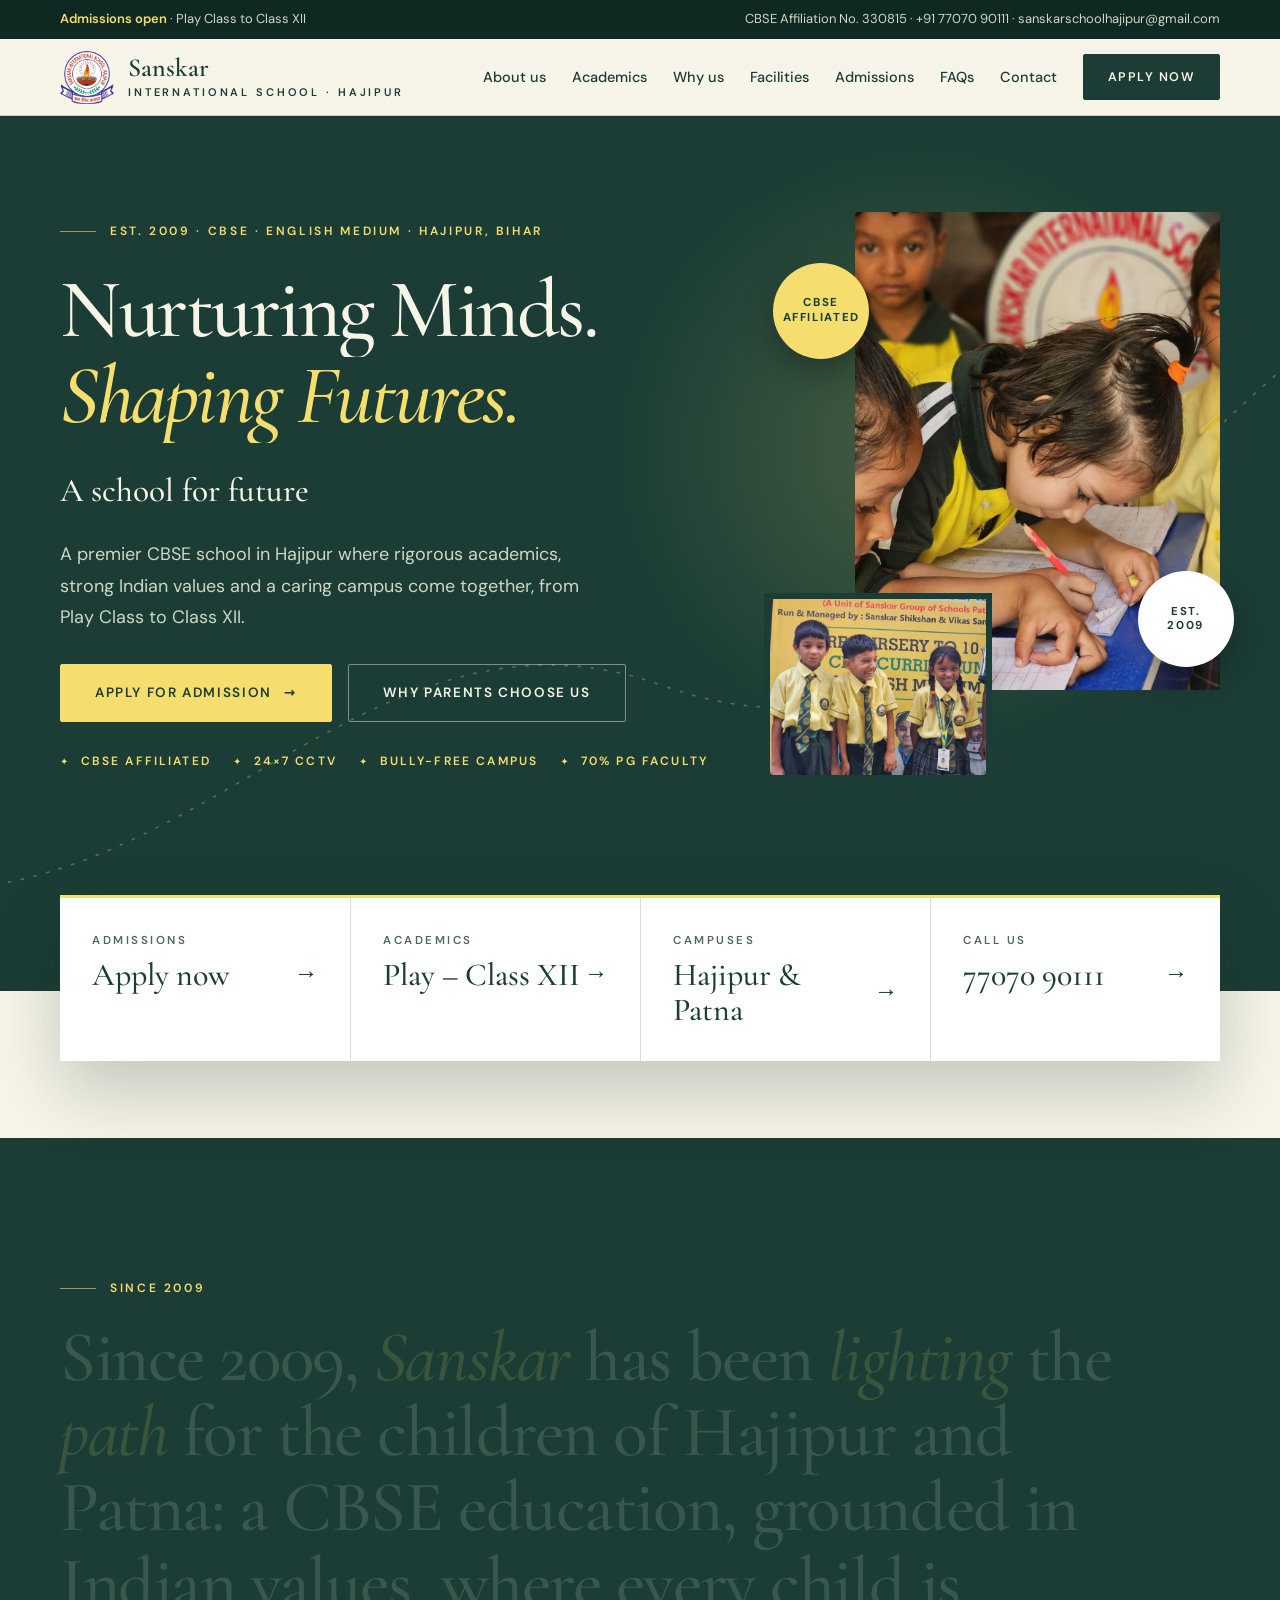
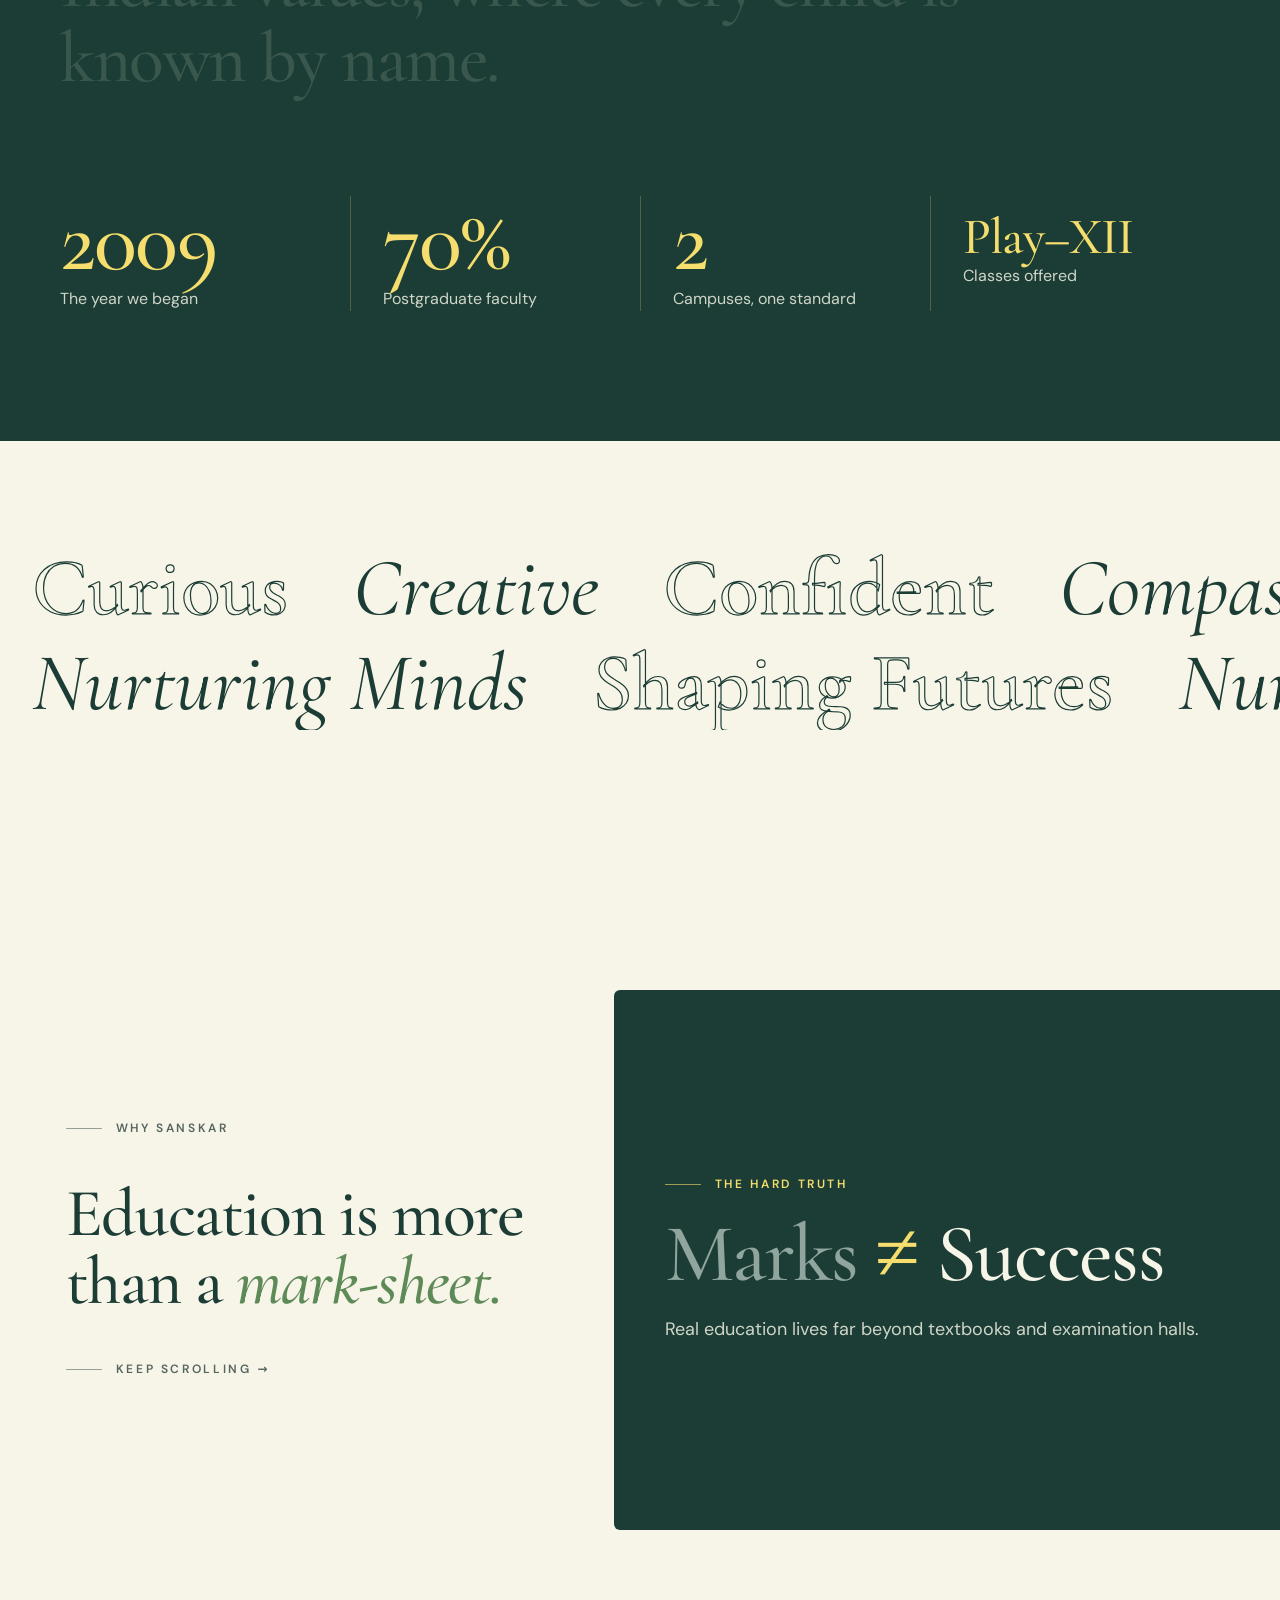
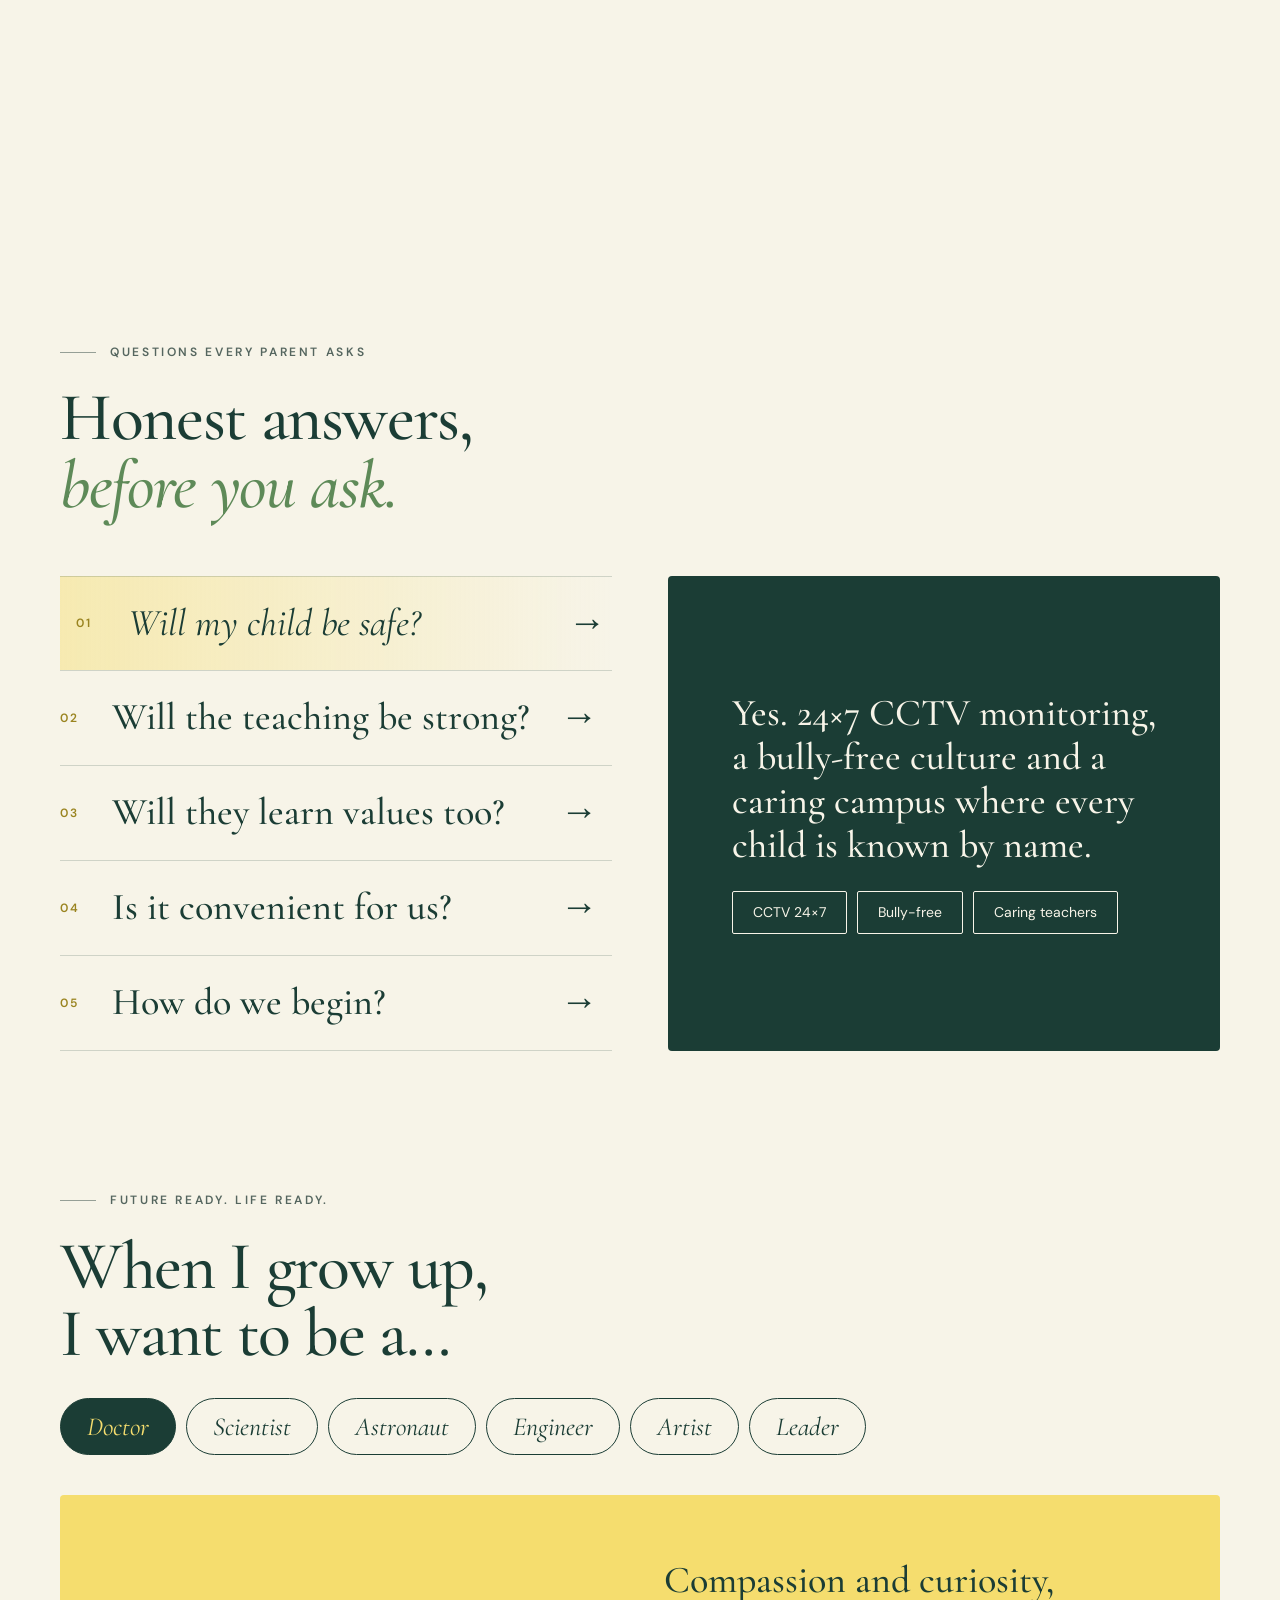
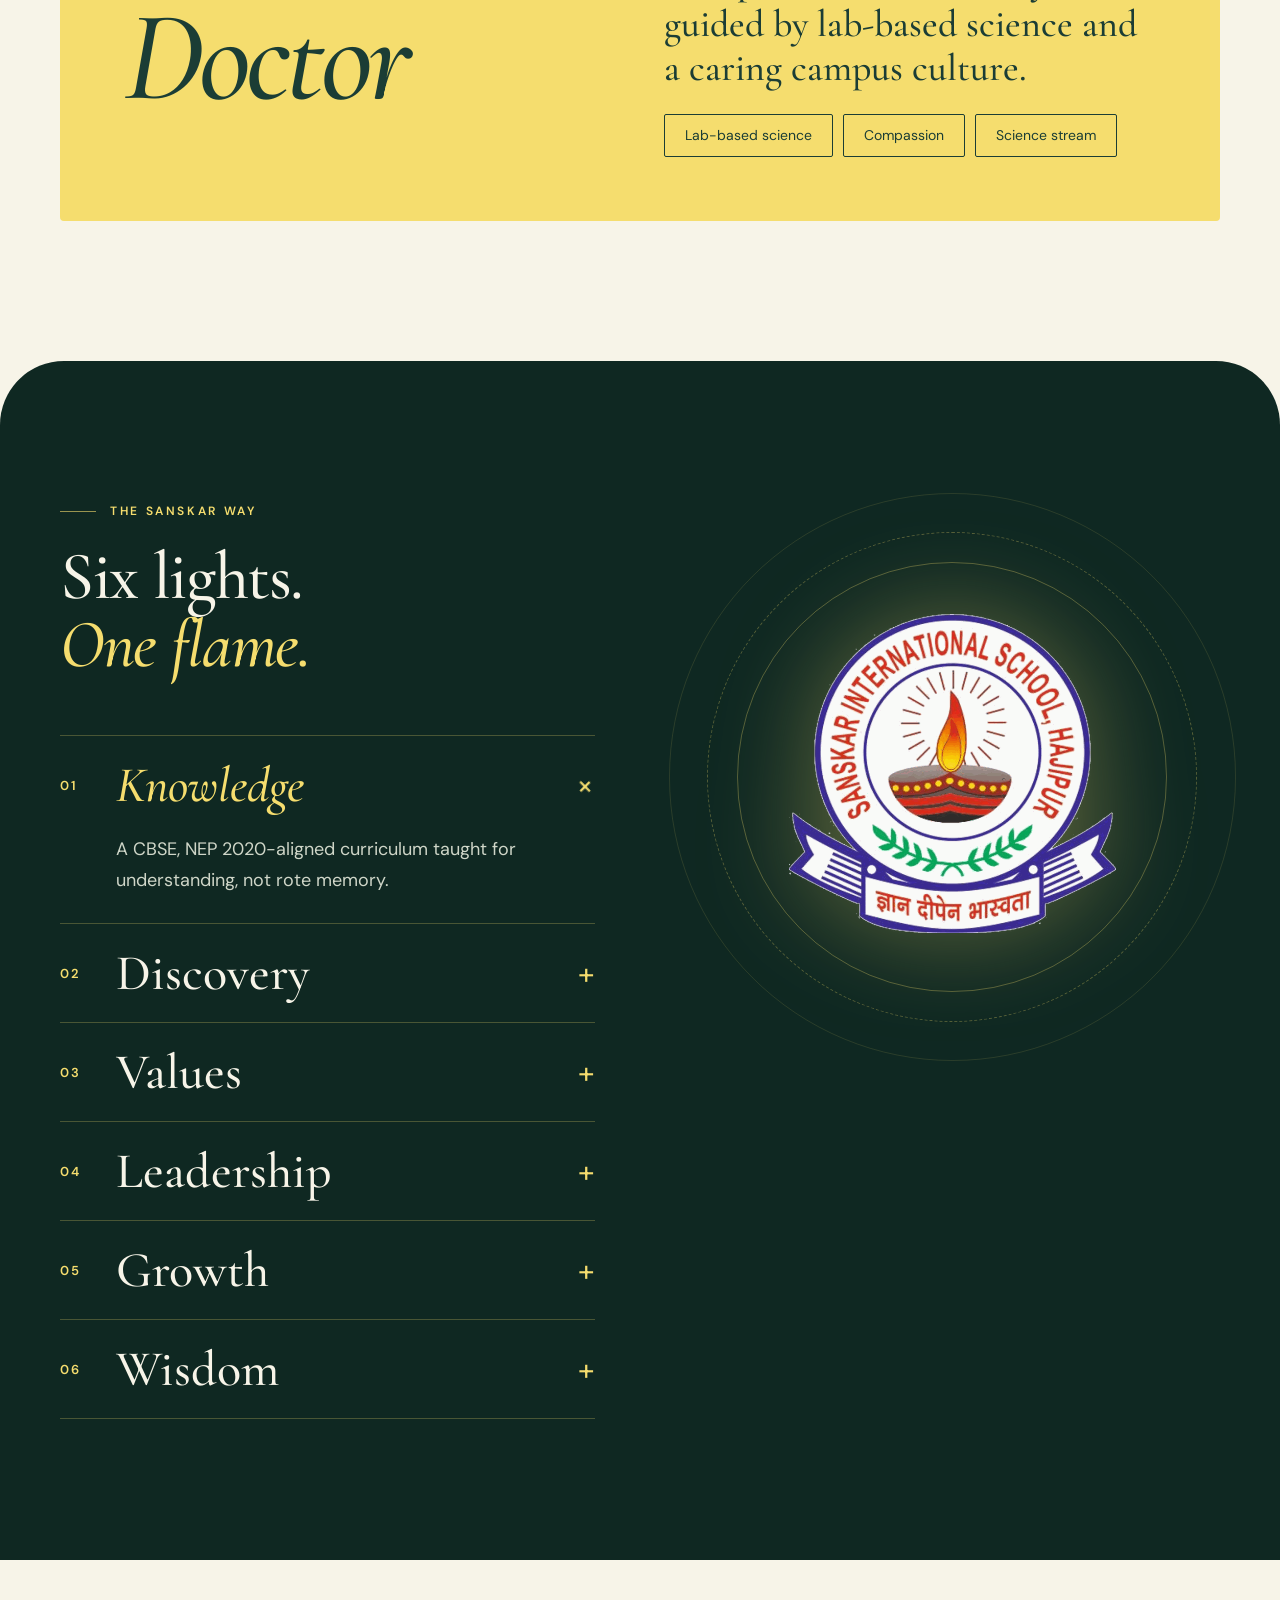
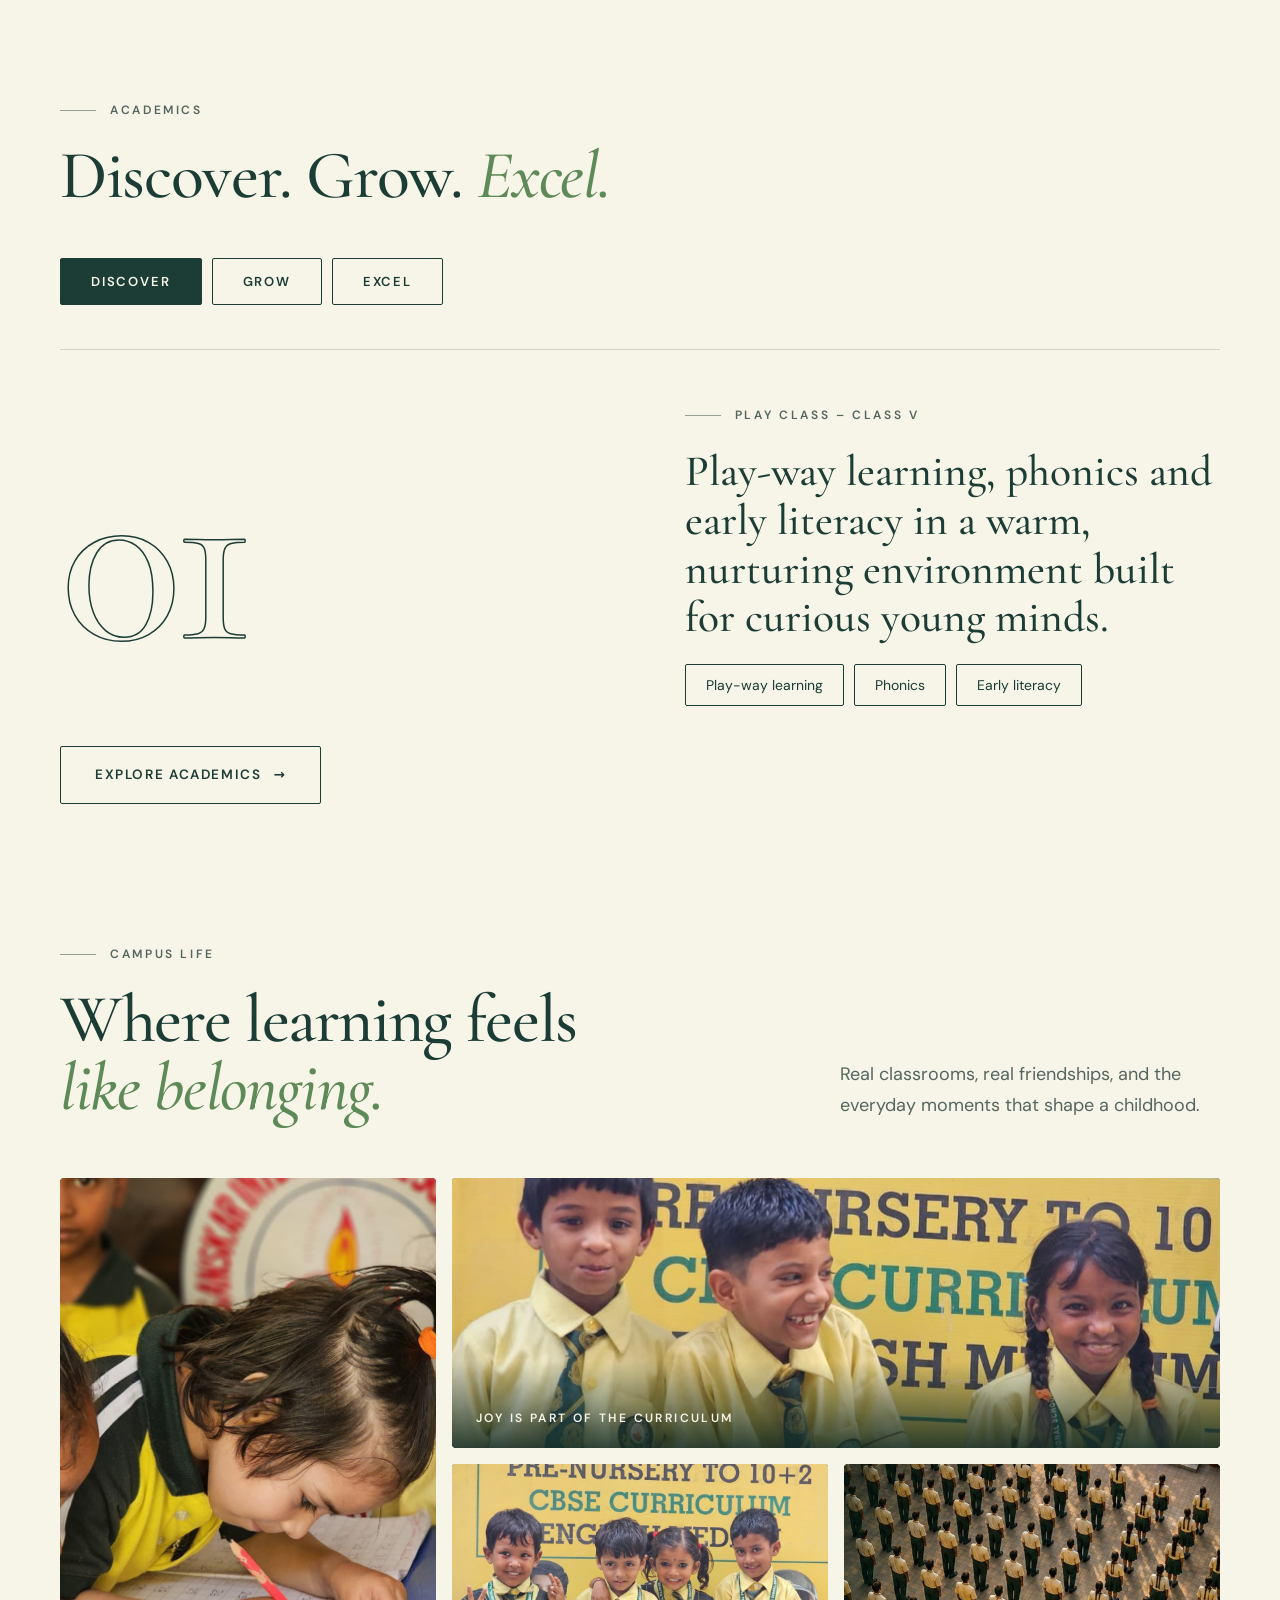
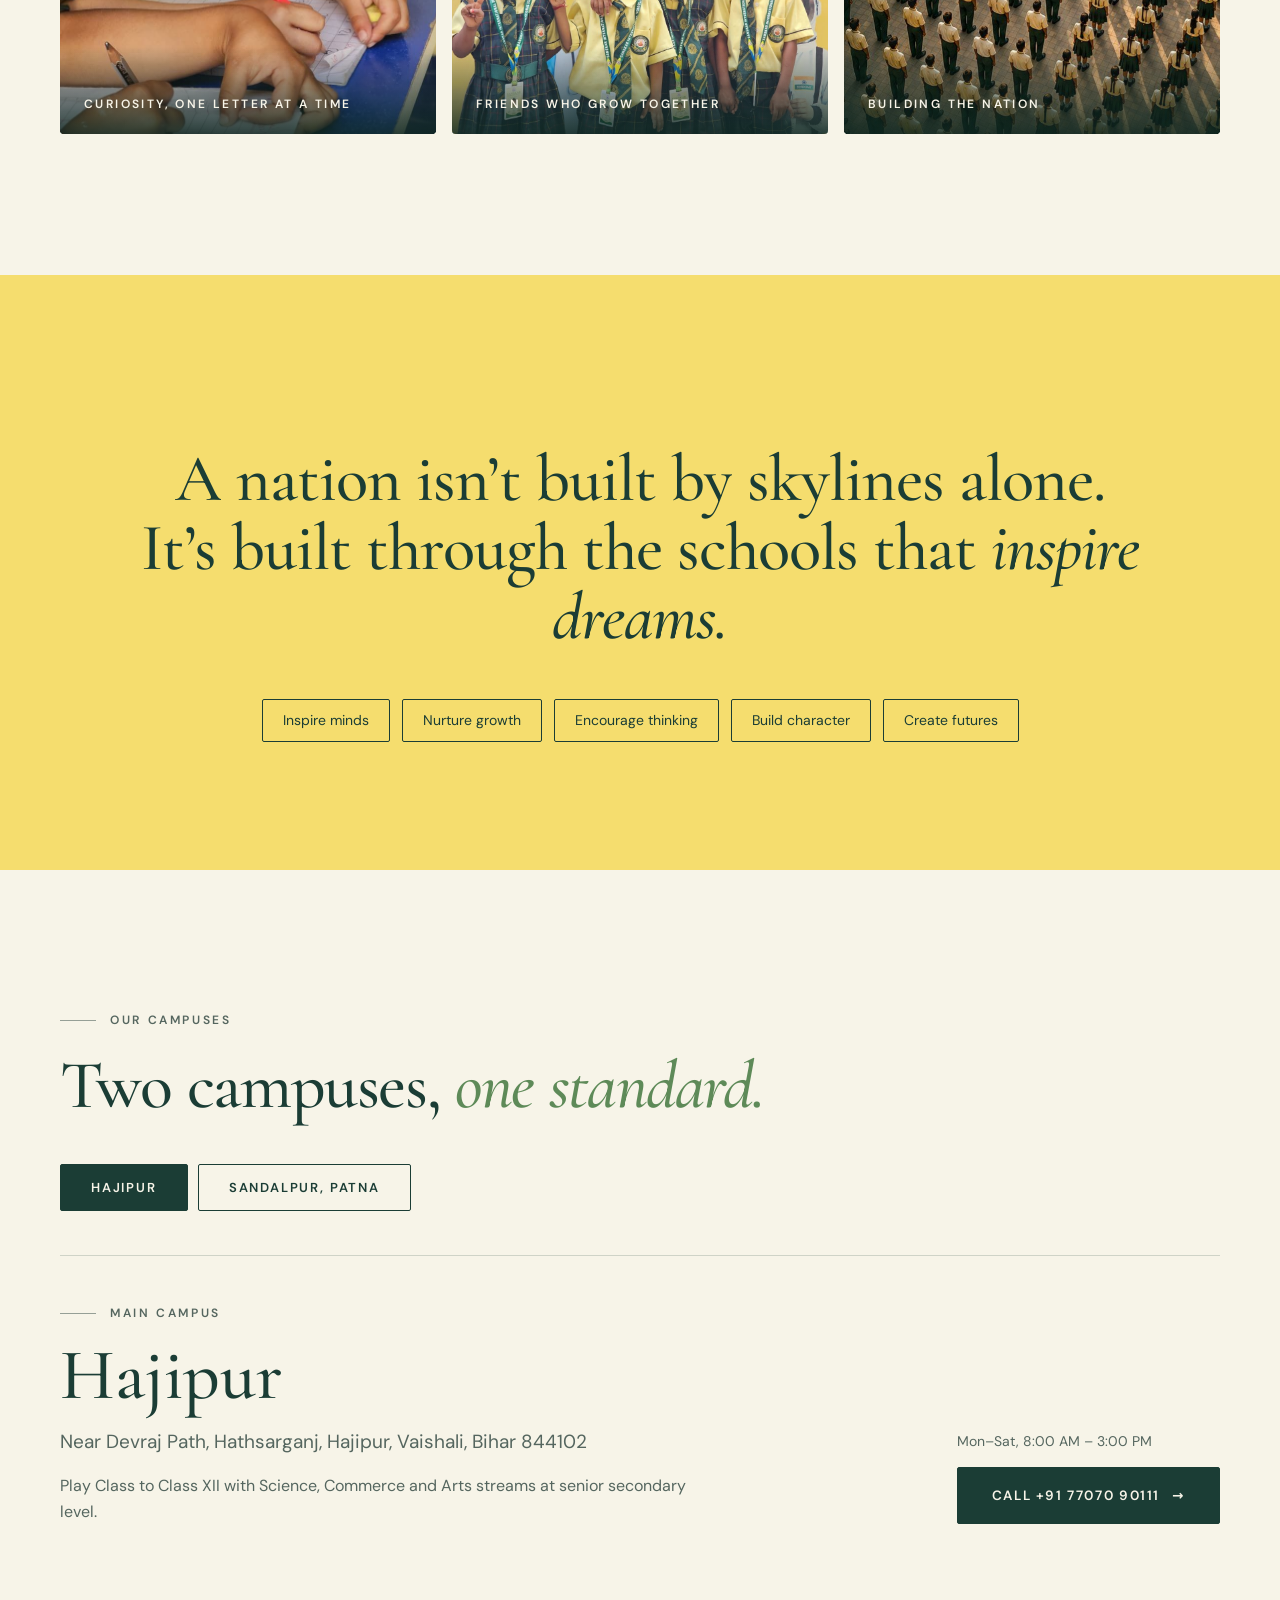
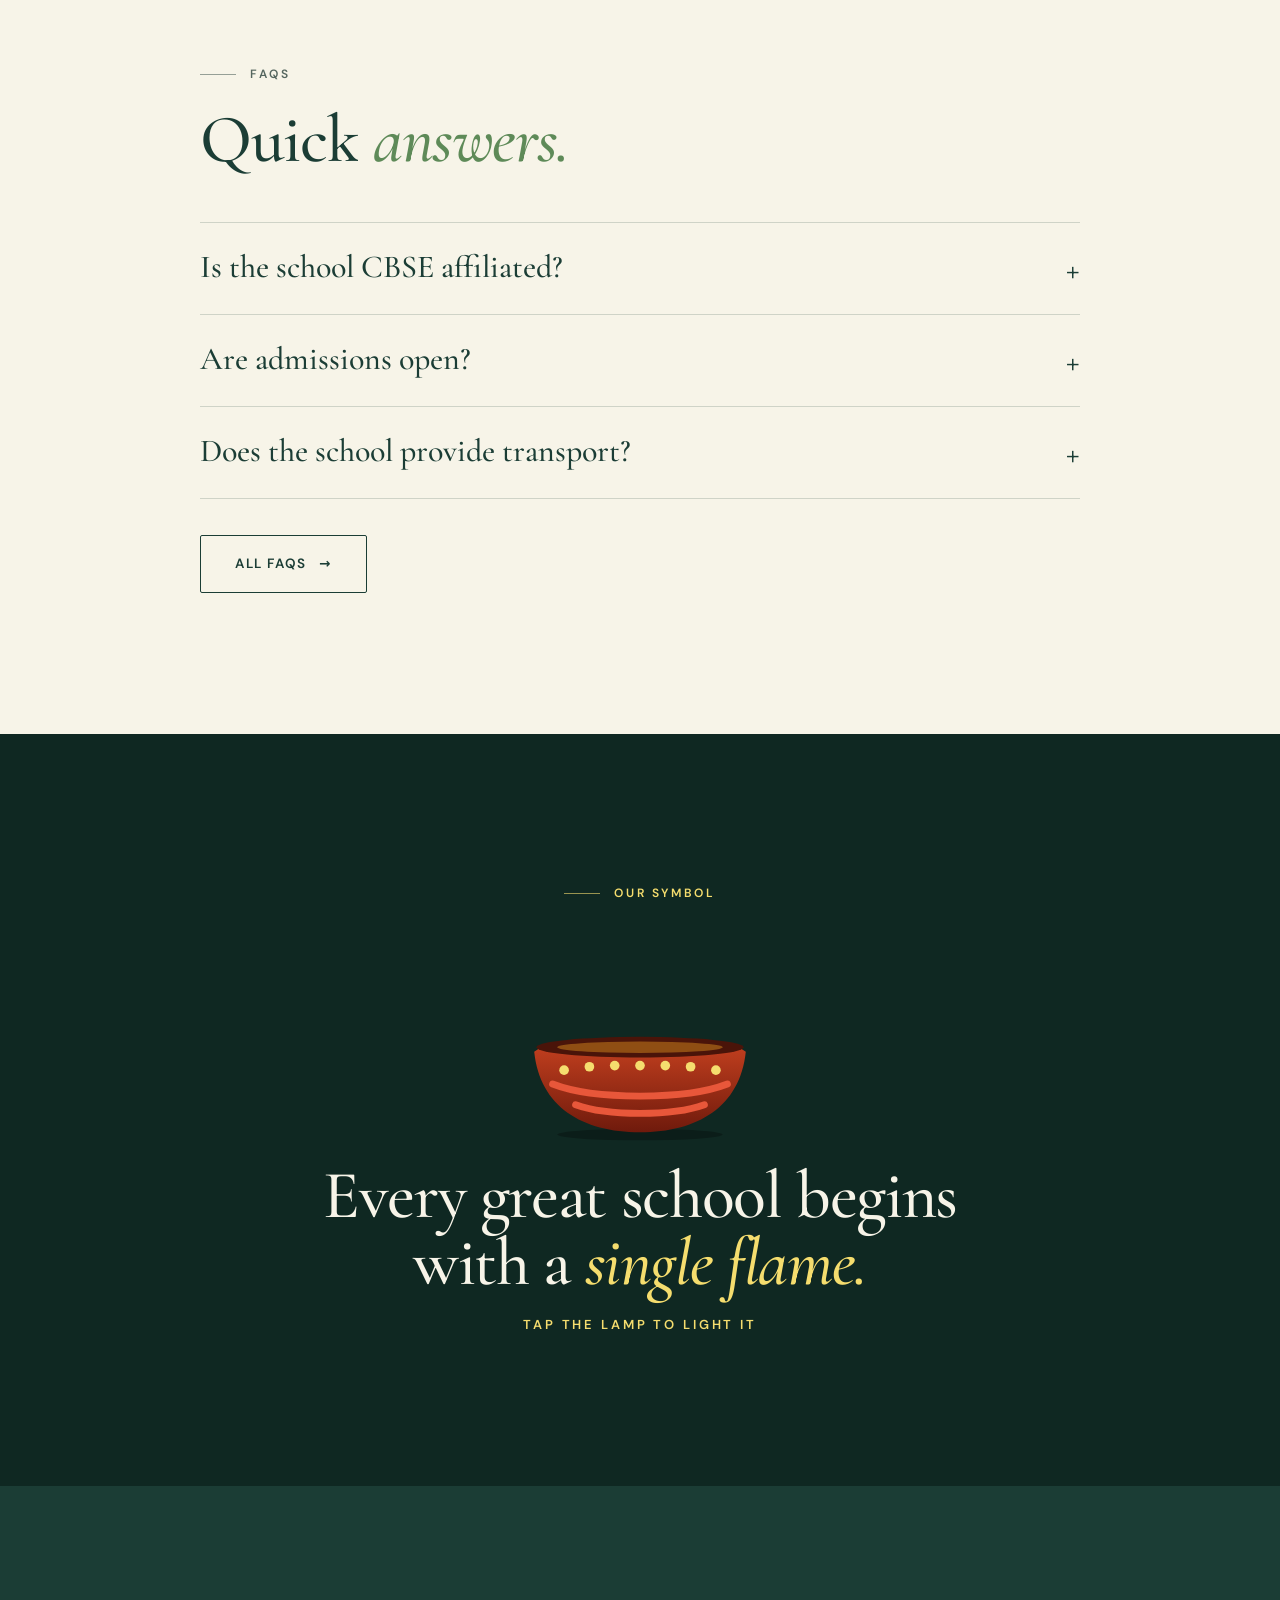
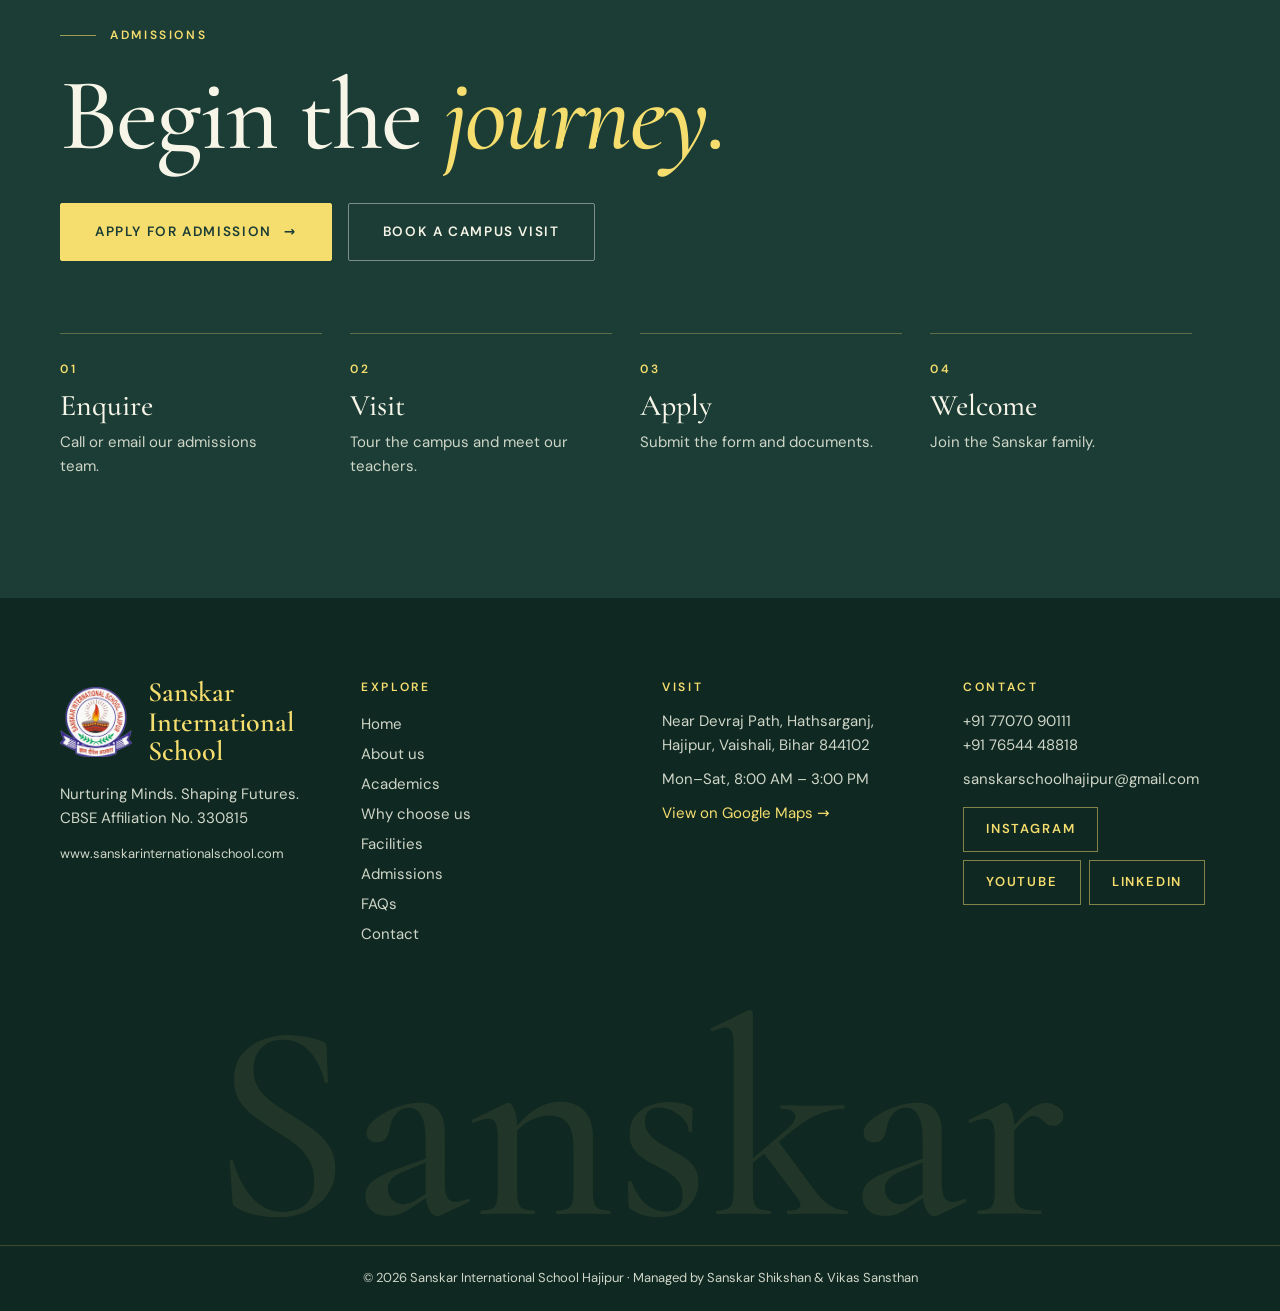
<file: index.html>
<!doctype html>
<html lang="en-IN">
<head>
<meta charset="utf-8"><meta name="viewport" content="width=device-width,initial-scale=1">
<title>Sanskar International School Hajipur | CBSE School in Hajipur, Bihar</title>
<meta name="description" content="Sanskar International School, Hajipur: a CBSE-affiliated, English-medium school from Play Class to Class XII. Nurturing Minds. Shaping Futures. Admissions open.">
<link rel="canonical" href="https://www.sanskarinternationalschool.com/">
<meta name="theme-color" content="#1B3D35">
<meta property="og:type" content="website"><meta property="og:site_name" content="Sanskar International School Hajipur"><meta property="og:title" content="Sanskar International School Hajipur | Nurturing Minds. Shaping Futures."><meta property="og:description" content="Sanskar International School, Hajipur: a CBSE-affiliated, English-medium school from Play Class to Class XII. Nurturing Minds. Shaping Futures. Admissions open."><meta property="og:url" content="https://www.sanskarinternationalschool.com/"><meta property="og:image" content="https://www.sanskarinternationalschool.com/assets/img/og.jpg"><meta name="twitter:card" content="summary_large_image">
<link rel="icon" type="image/png" href="assets/img/favicon-64.png"><link rel="apple-touch-icon" href="assets/img/apple-touch-icon.png">
<link rel="preload" href="assets/fonts/cormorant-garamond-latin-500-normal.woff2" as="font" type="font/woff2" crossorigin><link rel="preload" href="assets/fonts/dm-sans-latin-400-normal.woff2" as="font" type="font/woff2" crossorigin>
<link rel="stylesheet" href="css/site.css">
<noscript><style>.cv{display:none}.ln>span,.fi,.rv,.rvl,.rvr,.zi,.sw>span{transform:none!important;opacity:1!important}.wd span{opacity:1}.imgr:after{display:none}.hz{height:auto!important}.hzs{position:static;height:auto;overflow-x:auto}.hzt{transform:none!important}</style></noscript>
<script type="application/ld+json">{"@context": "https://schema.org", "@type": "School", "name": "Sanskar International School Hajipur", "alternateName": "Sanskar International School", "url": "https://www.sanskarinternationalschool.com/", "logo": "https://www.sanskarinternationalschool.com/assets/img/logo.png", "image": "https://www.sanskarinternationalschool.com/assets/img/og.jpg", "slogan": "Nurturing Minds. Shaping Futures.", "foundingDate": "2009", "description": "CBSE-affiliated, English-medium school in Hajipur, Bihar, offering Play Class to Class XII.", "telephone": "+91-7707090111", "email": "sanskarschoolhajipur@gmail.com", "address": {"@type": "PostalAddress", "streetAddress": "Near Devraj Path, Hathsarganj", "addressLocality": "Hajipur", "addressRegion": "Bihar", "postalCode": "844102", "addressCountry": "IN"}, "sameAs": ["https://www.instagram.com/sanskar_school_hajipur/", "https://www.youtube.com/@SANSKARINTERNATIONALSCHOOLHJP", "https://www.linkedin.com/company/sanskar-international-school-hajipur/"]}</script>
</head>
<body>
<div class="cv" aria-hidden="true"><img src="assets/img/logo.png" alt="" width="130" height="127"></div>
<div class="top"><div class="w"><span><b>Admissions open</b> · Play Class to Class XII</span><span>CBSE Affiliation No. 330815 · +91 77070 90111 · sanskarschoolhajipur@gmail.com</span></div></div>
<header class="hd" id="hd"><div class="w hdi"><a class="brand" href="index.html" aria-label="Sanskar International School Hajipur, home"><img src="assets/img/logo.png" alt="Sanskar International School crest" width="54" height="53"><span class="sf">Sanskar<small>International School · Hajipur</small></span></a><nav class="nav" id="nav" aria-label="Main"><a class="l" href="about.html">About us</a><a class="l" href="academics.html">Academics</a><a class="l" href="why-us.html">Why us</a><a class="l" href="facilities.html">Facilities</a><a class="l" href="admissions.html">Admissions</a><a class="l" href="faqs.html">FAQs</a><a class="l" href="contact.html">Contact</a><a class="btn bg mag" href="admissions.html" style="padding:12px 24px;font-size:12.5px">Apply now</a></nav><button class="mb" id="mb" aria-label="Menu" aria-expanded="false"><i></i><i></i></button></div><div class="pb"></div></header>
<main id="main">
<section class="hero dk" id="top"><svg class="pp" viewBox="0 0 1360 800" preserveAspectRatio="xMidYMid slice" aria-hidden="true"><path d="M-40 700 C 260 760, 420 420, 700 520 S 1100 330, 1420 110" fill="none" stroke="#F5DD6E" stroke-opacity=".3" stroke-width="1.5" stroke-dasharray="2 10" stroke-linecap="round"/></svg><div class="pl"><svg viewBox="0 0 64 64" aria-hidden="true" style="width:100%;height:100%"><path d="M4 30 60 4 40 60 29 37Z" fill="#F5DD6E"/><path d="M29 37 60 4 33 44Z" fill="#D9BE45"/></svg></div><div class="lt"></div>
<div class="w hg"><div class="hl">
<p class="eb fi" style="margin:0;--d:.1s">Est. 2009 · CBSE · English medium · Hajipur, Bihar</p>
<h1 class="sf"><span class="ln"><span style="--d:.2s">Nurturing Minds.</span></span><span class="ln"><span class="hi" style="--d:.36s;font-style:italic">Shaping Futures.</span></span></h1>
<p class="sf fi" style="--d:.7s;margin:0;font-size:clamp(24px,2.6vw,34px);line-height:1.1">A school for future <span class="rt"><span>doctors.</span><span>scientists.</span><span>artists.</span><span>leaders.</span></span></p>
<p class="lead fi" style="--d:.8s">A premier CBSE school in Hajipur where rigorous academics, strong Indian values and a caring campus come together, from Play Class to Class XII.</p>
<div class="fi" style="display:flex;flex-wrap:wrap;gap:16px;--d:1s"><a class="btn by mag" href="admissions.html">Apply for admission <i>→</i></a><a class="btn bl" href="why-us.html">Why parents choose us</a></div>
<div class="fi tr" style="--d:1.2s"><span>CBSE Affiliated</span><span>24×7 CCTV</span><span>Bully-free campus</span><span>70% PG faculty</span></div></div>
<div class="co fi" style="--d:.3s">
<div class="ly l1" style="--k:-16"><div class="fg kb"><img src="assets/img/write.jpg" alt="A young Sanskar student leaning over her notebook, writing with a red pencil" style="object-position:50% 30%" fetchpriority="high"></div></div>
<div class="ly l2" style="--k:34"><div class="fg"><img src="assets/img/trio.jpg" alt="Three smiling students laughing together" style="object-position:50% 28%"></div></div>
<div class="sk" style="--r:-10deg;left:2%;top:9%">CBSE<br>Affiliated</div><div class="sk w2" style="--r:9deg;right:-3%;bottom:20%">Est.<br>2009</div></div>
</div></section>
<div class="w qw"><div class="qk rv"><a class="qc" href="admissions.html"><small>Admissions</small><span>Apply now <i>→</i></span></a><a class="qc" href="academics.html"><small>Academics</small><span>Play – Class XII <i>→</i></span></a><a class="qc" href="contact.html"><small>Campuses</small><span>Hajipur &amp; Patna <i>→</i></span></a><a class="qc" href="tel:+917707090111"><small>Call us</small><span>77070 90111 <i>→</i></span></a></div></div>
<section class="dk sp" style="margin-top:clamp(56px,6vw,90px);padding-bottom:130px"><div class="w"><p class="eb">Since 2009</p><p class="wd"><span>Since </span><span>2009, </span><span class="y">Sanskar </span><span>has </span><span>been </span><span class="y">lighting </span><span>the </span><span class="y">path </span><span>for </span><span>the </span><span>children </span><span>of </span><span>Hajipur </span><span>and </span><span>Patna: </span><span>a </span><span>CBSE </span><span>education, </span><span>grounded </span><span>in </span><span>Indian </span><span>values, </span><span>where </span><span>every </span><span>child </span><span>is </span><span>known </span><span>by </span><span>name. </span></p><div class="cg"><div><b class="cn" data-count="2009" data-from="1985">2009</b><span style="color:#CFD6C8">The year we began</span></div><div><b class="cn" data-count="70" data-suffix="%">70%</b><span style="color:#CFD6C8">Postgraduate faculty</span></div><div><b class="cn" data-count="2">2</b><span style="color:#CFD6C8">Campuses, one standard</span></div><div><b class="cn" style="font-size:clamp(34px,4vw,60px);padding-top:16px;white-space:nowrap">Play–XII</b><span style="color:#CFD6C8">Classes offered</span></div></div></div></section>
<div class="mqw" style="padding:100px 0 0;overflow:hidden"><div class="mq"><span>Curious</span><span class="f">Creative</span><span>Confident</span><span class="f">Compassionate</span><span>Courageous</span><span class="f">Capable</span><span>Curious</span><span class="f">Creative</span><span>Confident</span><span class="f">Compassionate</span><span>Courageous</span><span class="f">Capable</span></div><div class="mq rev"><span class="f">Nurturing Minds</span><span>Shaping Futures</span><span class="f">Nurturing Minds</span><span>Shaping Futures</span><span class="f">Nurturing Minds</span><span>Shaping Futures</span><span class="f">Nurturing Minds</span><span>Shaping Futures</span></div></div>
<section class="hz" style="margin-top:80px"><div class="hzs"><div class="hzt">
<div class="hc int"><p class="eb">Why Sanskar</p><h2 class="h2">Education is more than a <i>mark-sheet.</i></h2><p class="eb" style="margin-top:24px">Keep scrolling →</p></div>
<div class="hc dk"><p class="eb" style="margin:0">The hard truth</p><div class="bgt"><span class="sk2">Marks</span> <span style="color:var(--y)">≠</span> Success</div><p class="lead">Real education lives far beyond textbooks and examination halls.</p></div>
<div class="hc ph1 fg"><img src="assets/img/write.jpg" alt="A student writing in her notebook" style="object-position:50% 30%" loading="lazy"><div class="cap">Curiosity, one letter at a time</div></div>
<div class="hc" style="background:#F5EDC4"><p class="eb" style="margin:0">The right choice</p><div class="bgt">That’s where the <i>right school</i> matters.</div></div>
<div class="hc fg" style="width:min(70vw,620px)"><img src="assets/img/trio.jpg" alt="Three students laughing together" style="object-position:50% 28%" loading="lazy"><div class="cap">Joy is part of the curriculum</div></div>
<div class="hc" style="background:var(--y)"><p class="eb" style="margin:0;color:var(--g)">Introducing Sanskar International School, Hajipur</p><div class="bgt">We don’t just teach.<br>We <i>transform.</i></div></div>
<div class="hc ph1 fg" style="width:min(70vw,560px)"><img src="assets/img/four.jpg" alt="Four students posing together" style="object-position:50% 40%" loading="lazy"><div class="cap">Friends who grow together</div></div>
<div class="hc dd" style="flex-direction:row;align-items:center;justify-content:space-between;gap:28px;width:min(80vw,760px)"><div><p class="eb" style="margin:0 0 20px">Our promise</p><div class="bgt">Nurturing Minds.<br><i>Shaping Futures.</i></div></div><img src="assets/img/logo.png" alt="Sanskar crest" style="width:clamp(110px,16vw,200px);height:auto" loading="lazy"></div>
</div><div class="hzb"><i></i></div></div></section>
<section class="w sp" id="pq"><div><p class="eb rv">Questions every parent asks</p><h2 class="h2 split">Honest answers,<br><i>before you ask.</i></h2></div>
<div class="pq rv" data-tabs><div style="display:flex;flex-direction:column;border-bottom:1px solid var(--ln)"><button class="pqb on" data-t="0"><span>01</span>Will my child be safe?<i>→</i></button><button class="pqb" data-t="1"><span>02</span>Will the teaching be strong?<i>→</i></button><button class="pqb" data-t="2"><span>03</span>Will they learn values too?<i>→</i></button><button class="pqb" data-t="3"><span>04</span>Is it convenient for us?<i>→</i></button><button class="pqb" data-t="4"><span>05</span>How do we begin?<i>→</i></button></div><div><div class="dp d1" data-p="0" style="height:100%;align-content:center"><div><p class="dtx">Yes. 24×7 CCTV monitoring, a bully-free culture and a caring campus where every child is known by name.</p><div style="display:flex;flex-wrap:wrap;gap:10px;margin-top:24px"><span class="chip">CCTV 24×7</span><span class="chip">Bully-free</span><span class="chip">Caring teachers</span></div></div></div><div class="dp d2" data-p="1" hidden style="height:100%;align-content:center"><div><p class="dtx">A CBSE curriculum aligned to NEP 2020, with 70% of our faculty holding postgraduate qualifications.</p><div style="display:flex;flex-wrap:wrap;gap:10px;margin-top:24px"><span class="chip">CBSE</span><span class="chip">NEP 2020</span><span class="chip">70% PG faculty</span></div></div></div><div class="dp d3" data-p="2" hidden style="height:100%;align-content:center"><div><p class="dtx">Sanskar sits at the heart of everything: respect, discipline and compassion, alongside Indian culture and academics.</p><div style="display:flex;flex-wrap:wrap;gap:10px;margin-top:24px"><span class="chip">Respect</span><span class="chip">Discipline</span><span class="chip">Compassion</span></div></div></div><div class="dp d4" data-p="3" hidden style="height:100%;align-content:center"><div><p class="dtx">Two campuses, in Hajipur and Patna, and a bus service covering Hajipur city, Lalganj, Jandaha and Jadua.</p><div style="display:flex;flex-wrap:wrap;gap:10px;margin-top:24px"><span class="chip">2 campuses</span><span class="chip">School bus</span><span class="chip">Mon–Sat</span></div></div></div><div class="dp d5" data-p="4" hidden style="height:100%;align-content:center"><div><p class="dtx">Call +91 77070 90111 or email us. We will guide you through admissions, from campus visit to application.</p><div style="display:flex;flex-wrap:wrap;gap:10px;margin-top:24px"><span class="chip">Call</span><span class="chip">Visit</span><span class="chip">Apply</span></div></div></div></div></div></section>
<section class="w sp"><div class="rv"><p class="eb">Future ready. Life ready.</p><h2 class="h2" style="max-width:900px">When I grow up,<br>I want to be a&hellip;</h2></div>
<div data-tabs class="rv"><div class="dq"><button class="on" data-t="0">Doctor</button><button class="" data-t="1">Scientist</button><button class="" data-t="2">Astronaut</button><button class="" data-t="3">Engineer</button><button class="" data-t="4">Artist</button><button class="" data-t="5">Leader</button></div><div class="dp d0" data-p="0"><div class="dw">Doctor</div><div style="display:flex;flex-direction:column;gap:24px"><p class="dtx">Compassion and curiosity, guided by lab-based science and a caring campus culture.</p><div style="display:flex;flex-wrap:wrap;gap:10px"><span class="chip">Lab-based science</span><span class="chip">Compassion</span><span class="chip">Science stream</span></div></div></div><div class="dp d1" data-p="1" hidden><div class="dw">Scientist</div><div style="display:flex;flex-direction:column;gap:24px"><p class="dtx">Questions are always welcome here. Hands-on experiments turn curiosity into understanding.</p><div style="display:flex;flex-wrap:wrap;gap:10px"><span class="chip">Experiments</span><span class="chip">Curiosity</span><span class="chip">Critical thinking</span></div></div></div><div class="dp d2" data-p="2" hidden><div class="dw">Astronaut</div><div style="display:flex;flex-direction:column;gap:24px"><p class="dtx">Big dreams need strong foundations in maths, science, teamwork and discipline.</p><div style="display:flex;flex-wrap:wrap;gap:10px"><span class="chip">Maths</span><span class="chip">Science</span><span class="chip">Teamwork</span></div></div></div><div class="dp d3" data-p="3" hidden><div class="dw">Engineer</div><div style="display:flex;flex-direction:column;gap:24px"><p class="dtx">Project-driven learning teaches children to design, build and solve real problems.</p><div style="display:flex;flex-wrap:wrap;gap:10px"><span class="chip">Projects</span><span class="chip">Problem solving</span><span class="chip">NEP 2020</span></div></div></div><div class="dp d4" data-p="4" hidden><div class="dw">Artist</div><div style="display:flex;flex-direction:column;gap:24px"><p class="dtx">Music, art and performance sit beside academics, because a well-rounded child is a confident one.</p><div style="display:flex;flex-wrap:wrap;gap:10px"><span class="chip">Music</span><span class="chip">Art</span><span class="chip">Arts stream</span></div></div></div><div class="dp d5" data-p="5" hidden><div class="dw">Leader</div><div style="display:flex;flex-direction:column;gap:24px"><p class="dtx">Everyday responsibility grows into confident, future-ready citizens.</p><div style="display:flex;flex-wrap:wrap;gap:10px"><span class="chip">Character</span><span class="chip">Responsibility</span><span class="chip">Values</span></div></div></div></div></section>
<section class="dd dome sp" style="margin-top:clamp(90px,11vw,160px);padding-bottom:clamp(90px,11vw,160px)" id="way"><div class="w two" style="align-items:start"><div><div style="margin-bottom:56px"><p class="eb rv">The Sanskar way</p><h2 class="h2 split">Six lights.<br><i>One flame.</i></h2></div><div data-acc class="rv"><div class="pw on"><button class="pr"><span class="pn">01</span><span class="pt">Knowledge</span><span class="pa">+</span></button><div class="pdw"><div><p>A CBSE, NEP 2020-aligned curriculum taught for understanding, not rote memory.</p></div></div></div><div class="pw"><button class="pr"><span class="pn">02</span><span class="pt">Discovery</span><span class="pa">+</span></button><div class="pdw"><div><p>Activity-based, hands-on classrooms where curiosity is rewarded and questions are welcome.</p></div></div></div><div class="pw"><button class="pr"><span class="pn">03</span><span class="pt">Values</span><span class="pa">+</span></button><div class="pdw"><div><p>Sanskar at the heart of everything: respect, discipline, compassion and civic responsibility.</p></div></div></div><div class="pw"><button class="pr"><span class="pn">04</span><span class="pt">Leadership</span><span class="pa">+</span></button><div class="pdw"><div><p>Everyday responsibility that grows into confident, future-ready citizens.</p></div></div></div><div class="pw"><button class="pr"><span class="pn">05</span><span class="pt">Growth</span><span class="pa">+</span></button><div class="pdw"><div><p>From Play Class to Class XII, every stage builds the confidence for the next.</p></div></div></div><div class="pw"><button class="pr"><span class="pn">06</span><span class="pt">Wisdom</span><span class="pa">+</span></button><div class="pdw"><div><p>Learning to think, question and decide well, because wisdom grows beyond the exam hall.</p></div></div></div></div></div><div class="rv" style="position:sticky;top:150px;padding:60px 0"><div class="cr"><b></b><b></b><b></b><img src="assets/img/logo.png" alt="Sanskar International School crest" loading="lazy"></div></div></div></section>
<section class="w sp" id="academics"><div style="margin-bottom:48px"><p class="eb rv">Academics</p><h2 class="h2 split">Discover. Grow. <i>Excel.</i></h2></div>
<div data-tabs class="rv"><div class="tabs"><button class="tb on" data-t="0">Discover</button><button class="tb" data-t="1">Grow</button><button class="tb" data-t="2">Excel</button></div><div class="two" data-p="0" style="border-top:1px solid var(--ln);padding-top:56px"><div class="sf" style="font-size:clamp(140px,20vw,260px);line-height:.8;font-weight:500;color:transparent;-webkit-text-stroke:1.5px var(--g);letter-spacing:-.04em">01</div><div style="display:flex;flex-direction:column;gap:22px"><p class="eb" style="margin:0">Play Class – Class V</p><p class="sf" style="margin:0;font-size:clamp(28px,3.4vw,46px);line-height:1.12;font-weight:500">Play-way learning, phonics and early literacy in a warm, nurturing environment built for curious young minds.</p><div style="display:flex;flex-wrap:wrap;gap:10px"><span class="chip">Play-way learning</span><span class="chip">Phonics</span><span class="chip">Early literacy</span></div></div></div><div class="two" data-p="1" hidden style="border-top:1px solid var(--ln);padding-top:56px"><div class="sf" style="font-size:clamp(140px,20vw,260px);line-height:.8;font-weight:500;color:transparent;-webkit-text-stroke:1.5px var(--g);letter-spacing:-.04em">02</div><div style="display:flex;flex-direction:column;gap:22px"><p class="eb" style="margin:0">Class VI – Class X</p><p class="sf" style="margin:0;font-size:clamp(28px,3.4vw,46px);line-height:1.12;font-weight:500">Subject specialisation, lab-based science and structured CBSE board preparation alongside NEP 2020 electives.</p><div style="display:flex;flex-wrap:wrap;gap:10px"><span class="chip">Subject specialisation</span><span class="chip">Lab-based science</span><span class="chip">CBSE board prep</span><span class="chip">NEP 2020 electives</span></div></div></div><div class="two" data-p="2" hidden style="border-top:1px solid var(--ln);padding-top:56px"><div class="sf" style="font-size:clamp(140px,20vw,260px);line-height:.8;font-weight:500;color:transparent;-webkit-text-stroke:1.5px var(--g);letter-spacing:-.04em">03</div><div style="display:flex;flex-direction:column;gap:22px"><p class="eb" style="margin:0">Class XI – Class XII</p><p class="sf" style="margin:0;font-size:clamp(28px,3.4vw,46px);line-height:1.12;font-weight:500">Science, Commerce and Arts streams with focused mentorship for board results and life beyond school.</p><div style="display:flex;flex-wrap:wrap;gap:10px"><span class="chip">Science</span><span class="chip">Commerce</span><span class="chip">Arts</span></div></div></div><p style="margin:40px 0 0"><a class="btn bo" href="academics.html">Explore academics <i>→</i></a></p></div></section>
<section class="w sp" id="life"><div style="display:flex;flex-wrap:wrap;justify-content:space-between;align-items:end;gap:24px;margin-bottom:56px"><div><p class="eb rv">Campus life</p><h2 class="h2 split">Where learning feels<br><i>like belonging.</i></h2></div><p class="lead rv" style="max-width:380px">Real classrooms, real friendships, and the everyday moments that shape a childhood.</p></div>
<div class="mo"><div class="fg imgr t1"><img src="assets/img/write.jpg" alt="A young student writing in her notebook" style="object-position:50% 30%" data-par="40" loading="lazy"><div class="cap">Curiosity, one letter at a time</div></div><div class="fg imgr t2"><img src="assets/img/trio.jpg" alt="Three smiling students laughing together" style="object-position:50% 28%" data-par="40" loading="lazy"><div class="cap">Joy is part of the curriculum</div></div><div class="fg imgr t3"><img src="assets/img/four.jpg" alt="Four young students posing together" style="object-position:50% 40%" data-par="40" loading="lazy"><div class="cap">Friends who grow together</div></div><div class="fg imgr t4"><img src="assets/img/nation.jpg" alt="Students standing in rows at morning assembly" style="object-position:50% 40%" data-par="40" loading="lazy"><div class="cap">Building the nation</div></div></div></section>
<section class="qb" style="margin-top:clamp(90px,11vw,160px);padding:clamp(80px,10vw,140px) 0"><div class="w" style="max-width:1080px;text-align:center"><p class="eb rv" style="justify-content:center;color:var(--g)">Our purpose</p><p class="sf split" style="margin:0;font-size:clamp(36px,5.2vw,68px);line-height:1.04;font-weight:500;letter-spacing:-.015em">A nation isn’t built by skylines alone. It’s built through the schools that <i>inspire dreams.</i></p><div class="rv" style="display:flex;flex-wrap:wrap;justify-content:center;gap:12px;margin-top:48px"><span class="chip">Inspire minds</span><span class="chip">Nurture growth</span><span class="chip">Encourage thinking</span><span class="chip">Build character</span><span class="chip">Create futures</span></div></div></section>
<section class="w sp" id="campuses"><p class="eb rv">Our campuses</p><h2 class="h2 split" style="margin-bottom:44px">Two campuses, <i>one standard.</i></h2><div data-tabs class="rv"><div class="tabs"><button class="tb on" data-t="0">Hajipur</button><button class="tb" data-t="1">Sandalpur, Patna</button></div><div data-p="0" style="display:flex;flex-wrap:wrap;gap:40px;justify-content:space-between;align-items:flex-end;border-top:1px solid var(--ln);padding-top:48px"><div style="max-width:640px;display:flex;flex-direction:column;gap:16px"><p class="eb" style="margin:0">Main campus</p><div class="sf" style="font-size:clamp(46px,6vw,72px);line-height:1;font-weight:500">Hajipur</div><p style="margin:0;font-size:19px;color:var(--mu)">Near Devraj Path, Hathsarganj, Hajipur, Vaishali, Bihar 844102</p><p style="margin:0;color:var(--mu)">Play Class to Class XII with Science, Commerce and Arts streams at senior secondary level.</p></div><div style="display:flex;flex-direction:column;gap:14px;align-items:flex-start"><span style="color:var(--mu);font-size:14px">Mon–Sat, 8:00 AM – 3:00 PM</span><a class="btn bg" href="tel:+917707090111">Call +91 77070 90111 <i>→</i></a></div></div><div data-p="1" hidden style="display:flex;flex-wrap:wrap;gap:40px;justify-content:space-between;align-items:flex-end;border-top:1px solid var(--ln);padding-top:48px"><div style="max-width:640px;display:flex;flex-direction:column;gap:16px"><p class="eb" style="margin:0">Patna branch</p><div class="sf" style="font-size:clamp(46px,6vw,72px);line-height:1;font-weight:500">Sandalpur, Patna</div><p style="margin:0;font-size:19px;color:var(--mu)">No.1, Shiv Shakti Nagar Rd, Jai Mahavir Colony, Sandalpur, Patna, Bihar 800006</p><p style="margin:0;color:var(--mu)">The same CBSE curriculum and values-based approach for families across Patna.</p></div><div style="display:flex;flex-direction:column;gap:14px;align-items:flex-start"><span style="color:var(--mu);font-size:14px">Mon–Sat, 8:00 AM – 3:00 PM</span><a class="btn bg" href="tel:+917707090111">Call +91 77070 90111 <i>→</i></a></div></div></div></section>
<section class="w sp" style="max-width:960px" id="faq"><p class="eb rv">FAQs</p><h2 class="h2 split" style="margin-bottom:48px">Quick <i>answers.</i></h2><div class="rv"><details><summary>Is the school CBSE affiliated?</summary><p>Yes. The school is officially CBSE-affiliated (Affiliation No. 330815), offering Play Class through Class XII with Science, Commerce and Arts streams.</p></details><details><summary>Are admissions open?</summary><p>Yes, for all classes at both our Hajipur and Patna campuses. Call +91 77070 90111 for the current session and dates.</p></details><details><summary>Does the school provide transport?</summary><p>Yes. Our bus service covers Hajipur city, Lalganj, Jandaha and Jadua.</p></details><div class="fqe"></div></div><p style="margin:36px 0 0"><a class="btn bo" href="faqs.html">All FAQs <i>→</i></a></p></section>
<div style="height:clamp(90px,11vw,160px)"></div><section class="dd lm"><div class="gw"></div><span class="sparkle" style="left:40%;--dx:20px;animation-delay:0.0s"></span><span class="sparkle" style="left:43%;--dx:-29px;animation-delay:0.6s"></span><span class="sparkle" style="left:46%;--dx:38px;animation-delay:1.1s"></span><span class="sparkle" style="left:49%;--dx:-47px;animation-delay:1.7s"></span><span class="sparkle" style="left:52%;--dx:56px;animation-delay:2.2s"></span><span class="sparkle" style="left:56%;--dx:-65px;animation-delay:2.8s"></span><span class="sparkle" style="left:59%;--dx:74px;animation-delay:3.3s"></span><span class="sparkle" style="left:62%;--dx:-83px;animation-delay:3.9s"></span><div class="w" style="position:relative;z-index:2;display:flex;flex-direction:column;align-items:center;gap:20px;padding-top:150px;padding-bottom:150px"><p class="eb" style="justify-content:center;margin:0">Our symbol</p><button class="dy" aria-label="Light the lamp"><svg viewBox="0 0 200 190" aria-hidden="true"><defs><linearGradient id="dg" x1="0" y1="0" x2="0" y2="1"><stop offset="0" stop-color="#C4401F"/><stop offset="1" stop-color="#6F1A0C"/></linearGradient></defs><ellipse cx="100" cy="184" rx="72" ry="5" fill="#000" opacity=".28"/><g class="fl2"><g class="fl3"><path d="M100 0C128 40 138 76 100 112 62 76 72 40 100 0Z" fill="#F5A623"/><path d="M100 48C115 72 118 94 100 110 82 94 85 72 100 48Z" fill="#FFF3B0"/></g></g><path d="M100 112V100" stroke="#3A1008" stroke-width="4"/><path d="M8 112C26 98 62 106 100 106C138 106 174 98 192 112C187 160 150 182 100 182C50 182 13 160 8 112Z" fill="url(#dg)"/><ellipse cx="100" cy="108" rx="90" ry="9" fill="#4A1409"/><ellipse cx="100" cy="108" rx="72" ry="5" fill="#F5A623" opacity=".4"/><path d="M24 140C60 154 140 154 176 140M44 158C72 168 128 168 156 158" stroke="#E8573A" stroke-width="6" fill="none" stroke-linecap="round"/><circle cx="34" cy="128" r="4.2" fill="#F5DD6E"/><circle cx="56" cy="125" r="4.2" fill="#F5DD6E"/><circle cx="78" cy="124" r="4.2" fill="#F5DD6E"/><circle cx="100" cy="124" r="4.2" fill="#F5DD6E"/><circle cx="122" cy="124" r="4.2" fill="#F5DD6E"/><circle cx="144" cy="125" r="4.2" fill="#F5DD6E"/><circle cx="166" cy="128" r="4.2" fill="#F5DD6E"/></svg></button><div class="t-off"><h2 class="h2">Every great school begins<br>with a <i>single flame.</i></h2><p class="hn">Tap the lamp to light it</p></div><div class="t-on"><h2 class="h2" style="font-size:clamp(46px,7vw,88px)">ज्ञान दीपेन भास्वता</h2><p class="lead" style="margin:22px auto 0">Knowledge lights every path. Come and be part of the Sanskar family.</p></div></div></section>
<section class="dk" id="admissions"><div class="w" style="padding-top:140px;padding-bottom:120px"><div style="display:flex;flex-wrap:wrap;justify-content:space-between;align-items:flex-end;gap:40px"><div class="rv"><p class="eb">Admissions</p><h2 class="h2 split" style="font-size:clamp(54px,8vw,112px);line-height:.94">Begin the <i>journey.</i></h2></div><div class="rv" style="display:flex;flex-wrap:wrap;gap:16px"><a class="btn by mag" href="admissions.html">Apply for admission <i>→</i></a><a class="btn bl" href="tel:+917707090111">Book a campus visit</a></div></div>
<div class="st rv" style="margin-top:72px"><div><b>01</b><span>Enquire</span><p>Call or email our admissions team.</p></div><div><b>02</b><span>Visit</span><p>Tour the campus and meet our teachers.</p></div><div><b>03</b><span>Apply</span><p>Submit the form and documents.</p></div><div><b>04</b><span>Welcome</span><p>Join the Sanskar family.</p></div></div></div></section>
</main>
<footer class="dd ft"><div class="w fgrid">
<div><a href="index.html" style="display:flex;align-items:center;gap:16px;margin-bottom:16px"><img src="assets/img/logo.png" alt="Sanskar crest" width="72" height="70" loading="lazy"><span class="sf" style="font-size:28px;color:var(--y);font-weight:600;line-height:1.05">Sanskar International School</span></a><p style="margin:0 0 14px">Nurturing Minds. Shaping Futures.<br>CBSE Affiliation No. 330815</p><p style="margin:0;font-size:13px">www.sanskarinternationalschool.com</p></div>
<div class="fl"><p class="ftl">Explore</p><a href="index.html">Home</a><a href="about.html">About us</a><a href="academics.html">Academics</a><a href="why-us.html">Why choose us</a><a href="facilities.html">Facilities</a><a href="admissions.html">Admissions</a><a href="faqs.html">FAQs</a><a href="contact.html">Contact</a></div>
<div><p class="ftl">Visit</p><p style="margin:0">Near Devraj Path, Hathsarganj, Hajipur, Vaishali, Bihar 844102</p><p style="margin:10px 0 0">Mon–Sat, 8:00 AM – 3:00 PM</p><p style="margin:10px 0 0"><a href="https://share.google/PoFi7gJLu2rYc3ULm" target="_blank" rel="noopener" style="color:var(--y)">View on Google Maps →</a></p></div>
<div><p class="ftl">Contact</p><p style="margin:0"><a href="tel:+917707090111">+91 77070 90111</a><br><a href="tel:+917654448818">+91 76544 48818</a></p><p style="margin:10px 0 16px"><a href="mailto:sanskarschoolhajipur@gmail.com">sanskarschoolhajipur@gmail.com</a></p><a class="sl" target="_blank" rel="noopener" href="https://www.instagram.com/sanskar_school_hajipur/">Instagram</a><a class="sl" target="_blank" rel="noopener" href="https://www.youtube.com/@SANSKARINTERNATIONALSCHOOLHJP">YouTube</a><a class="sl" target="_blank" rel="noopener" href="https://www.linkedin.com/company/sanskar-international-school-hajipur/">LinkedIn</a></div>
</div><div aria-hidden="true" class="big">Sanskar</div>
<div style="border-top:1px solid rgba(245,221,110,.2);text-align:center;padding:22px;font-size:13px">© 2026 Sanskar International School Hajipur · Managed by Sanskar Shikshan &amp; Vikas Sansthan</div></footer>
<div class="fx"><a class="ph2" href="tel:+917707090111">Call</a><a class="ap" href="admissions.html">Apply now →</a></div>
<script src="js/site.js" defer></script>
</body>
</html>
</file>
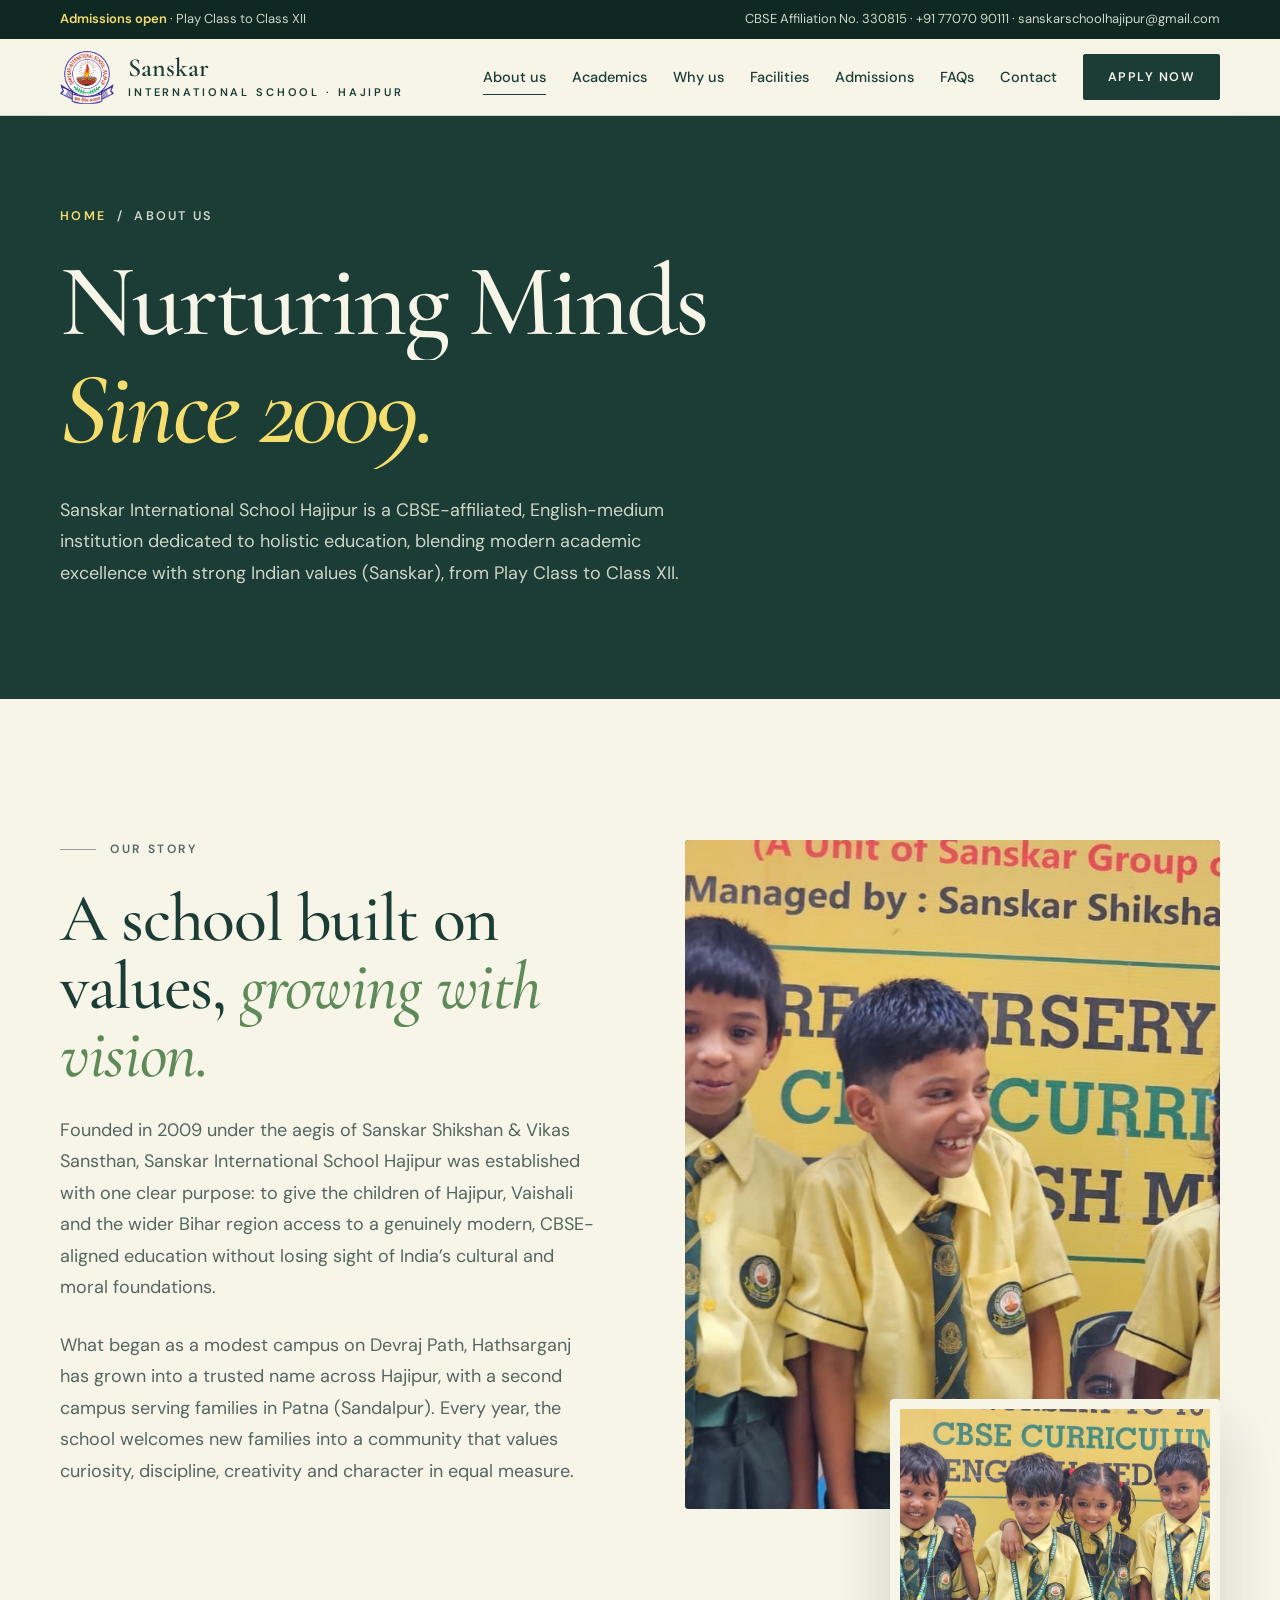
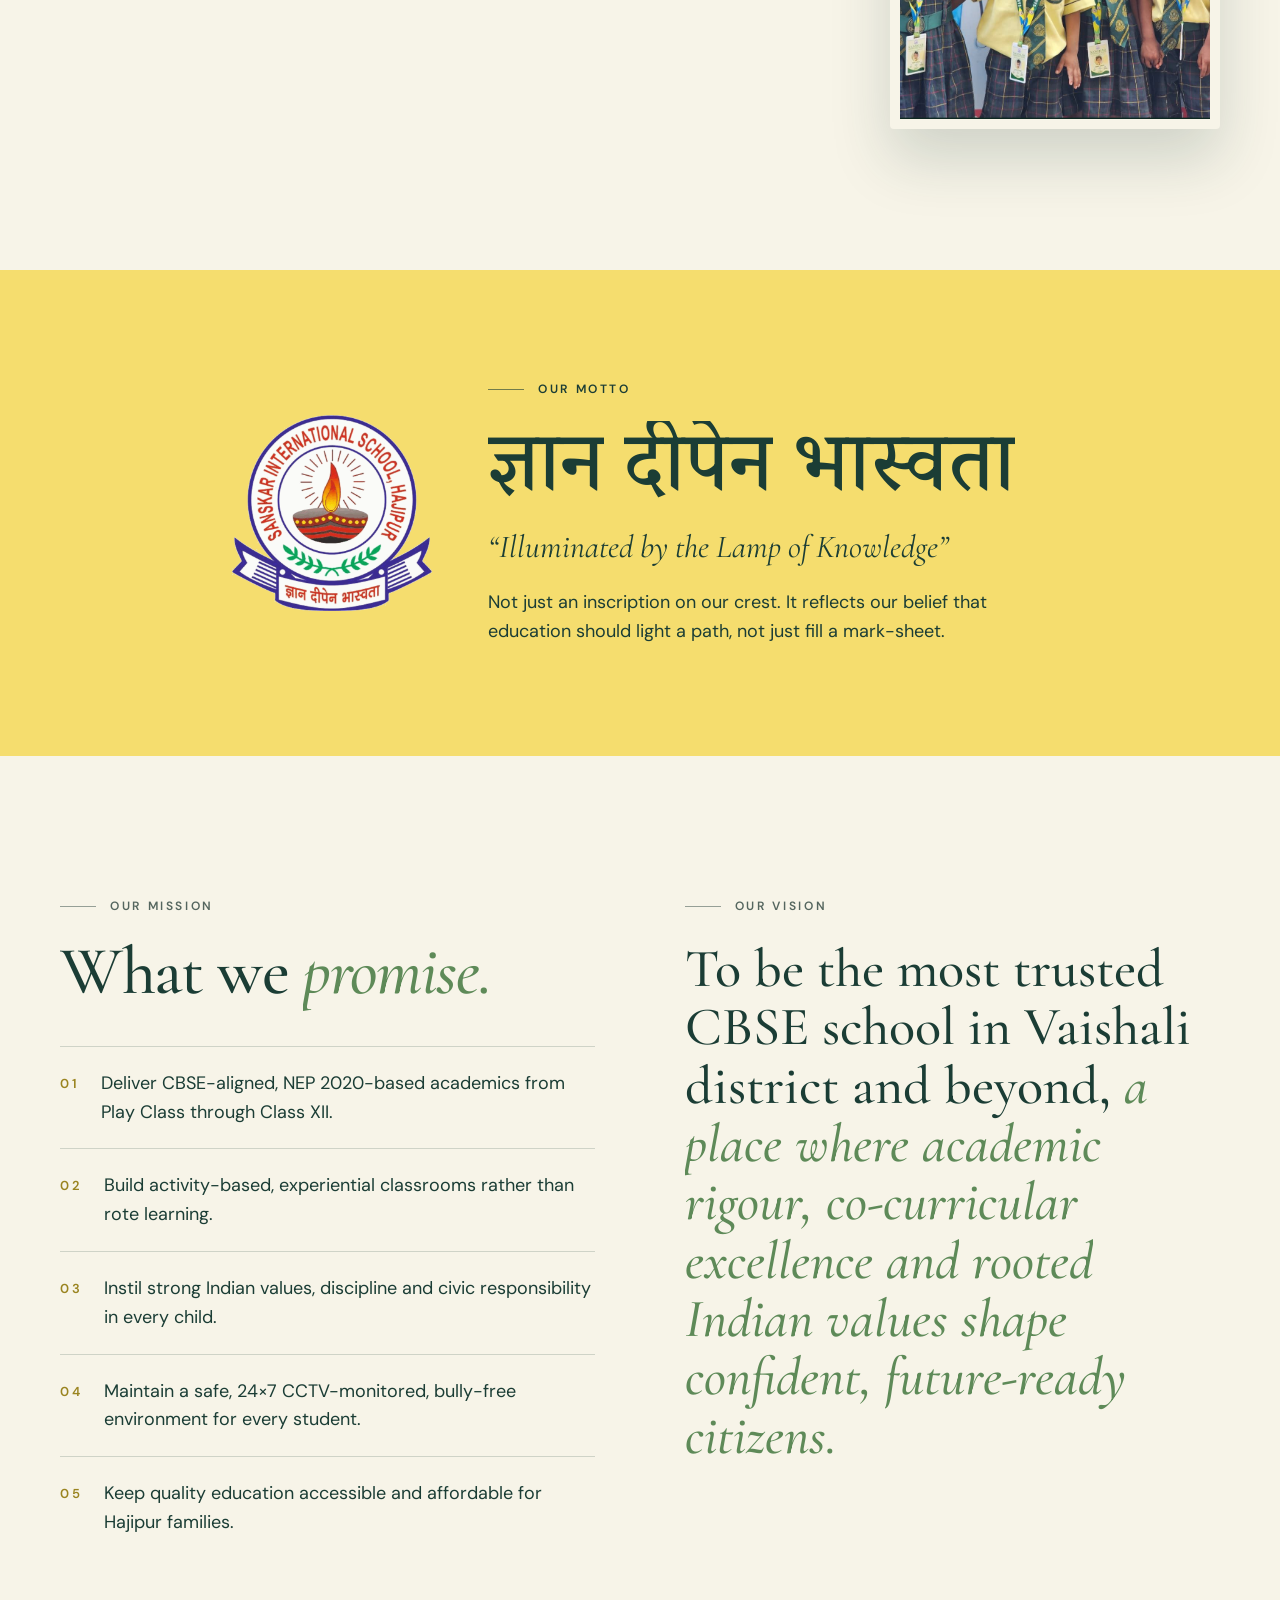
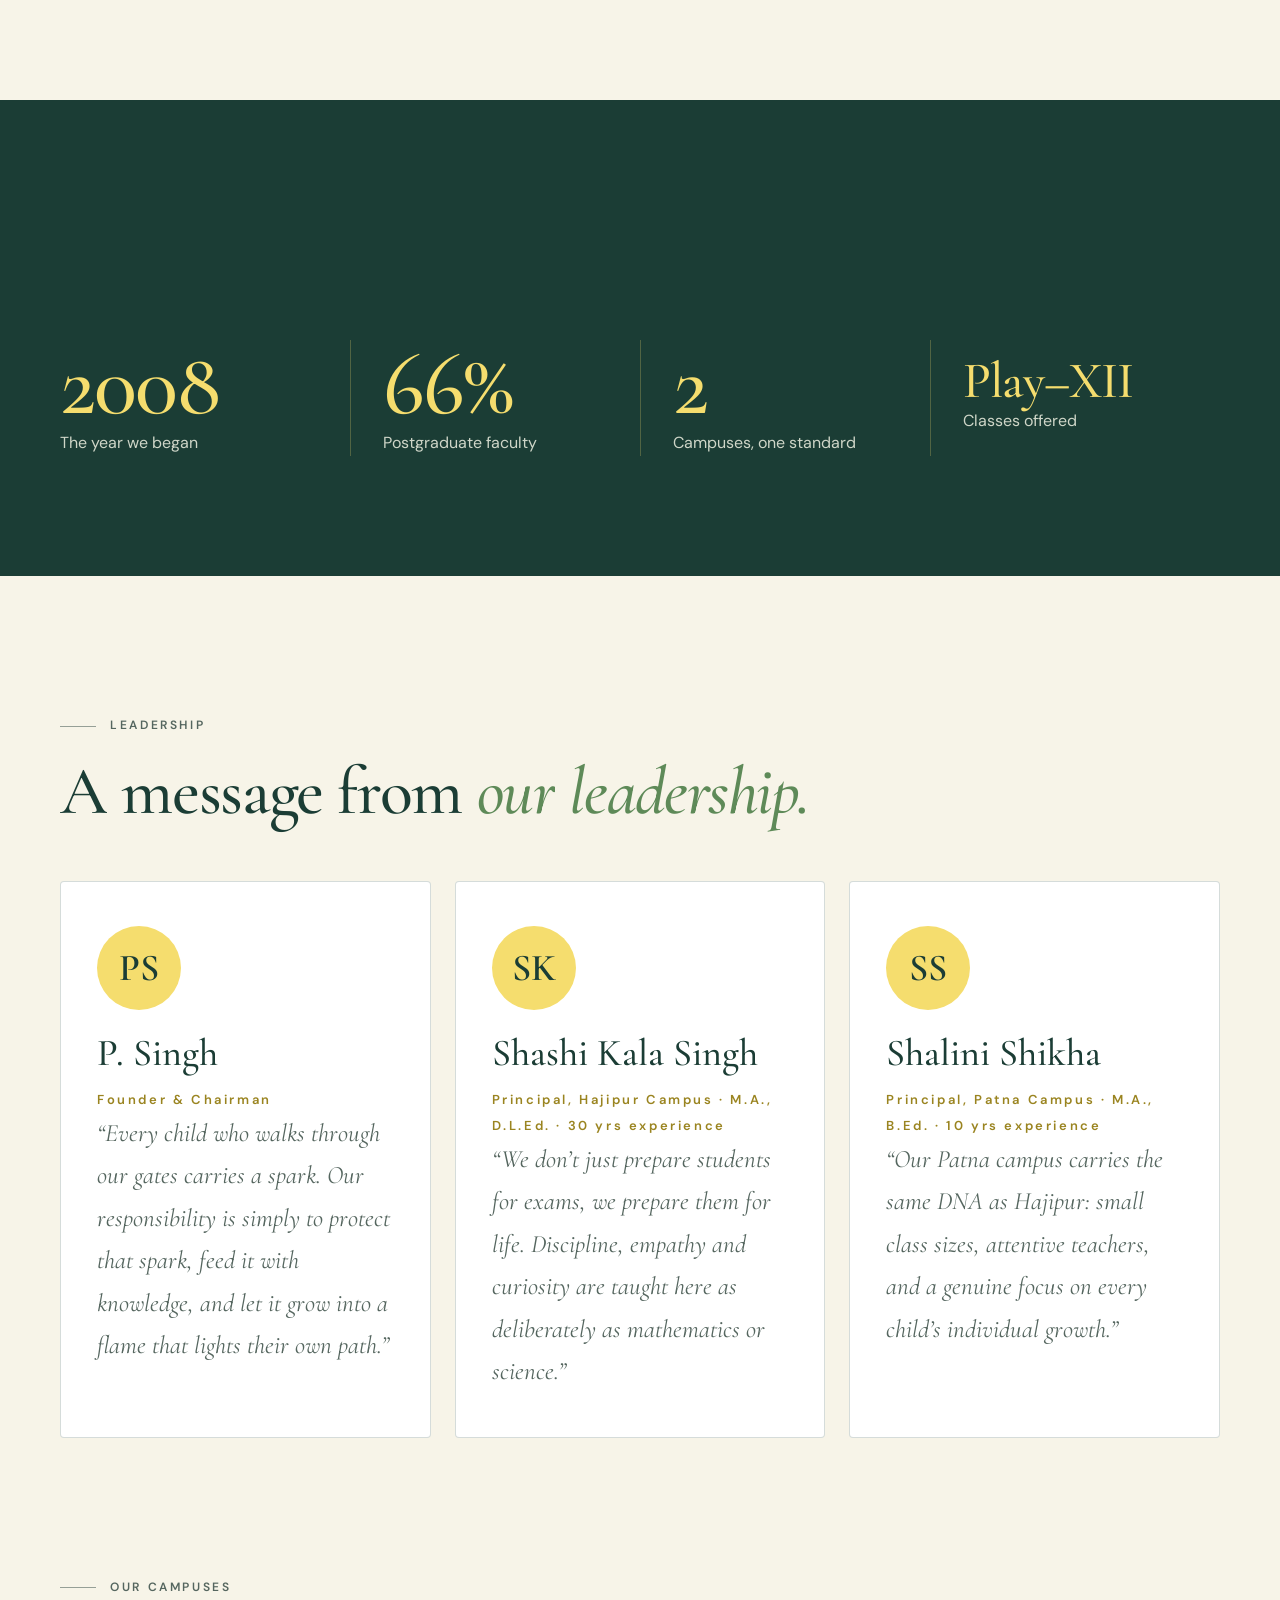
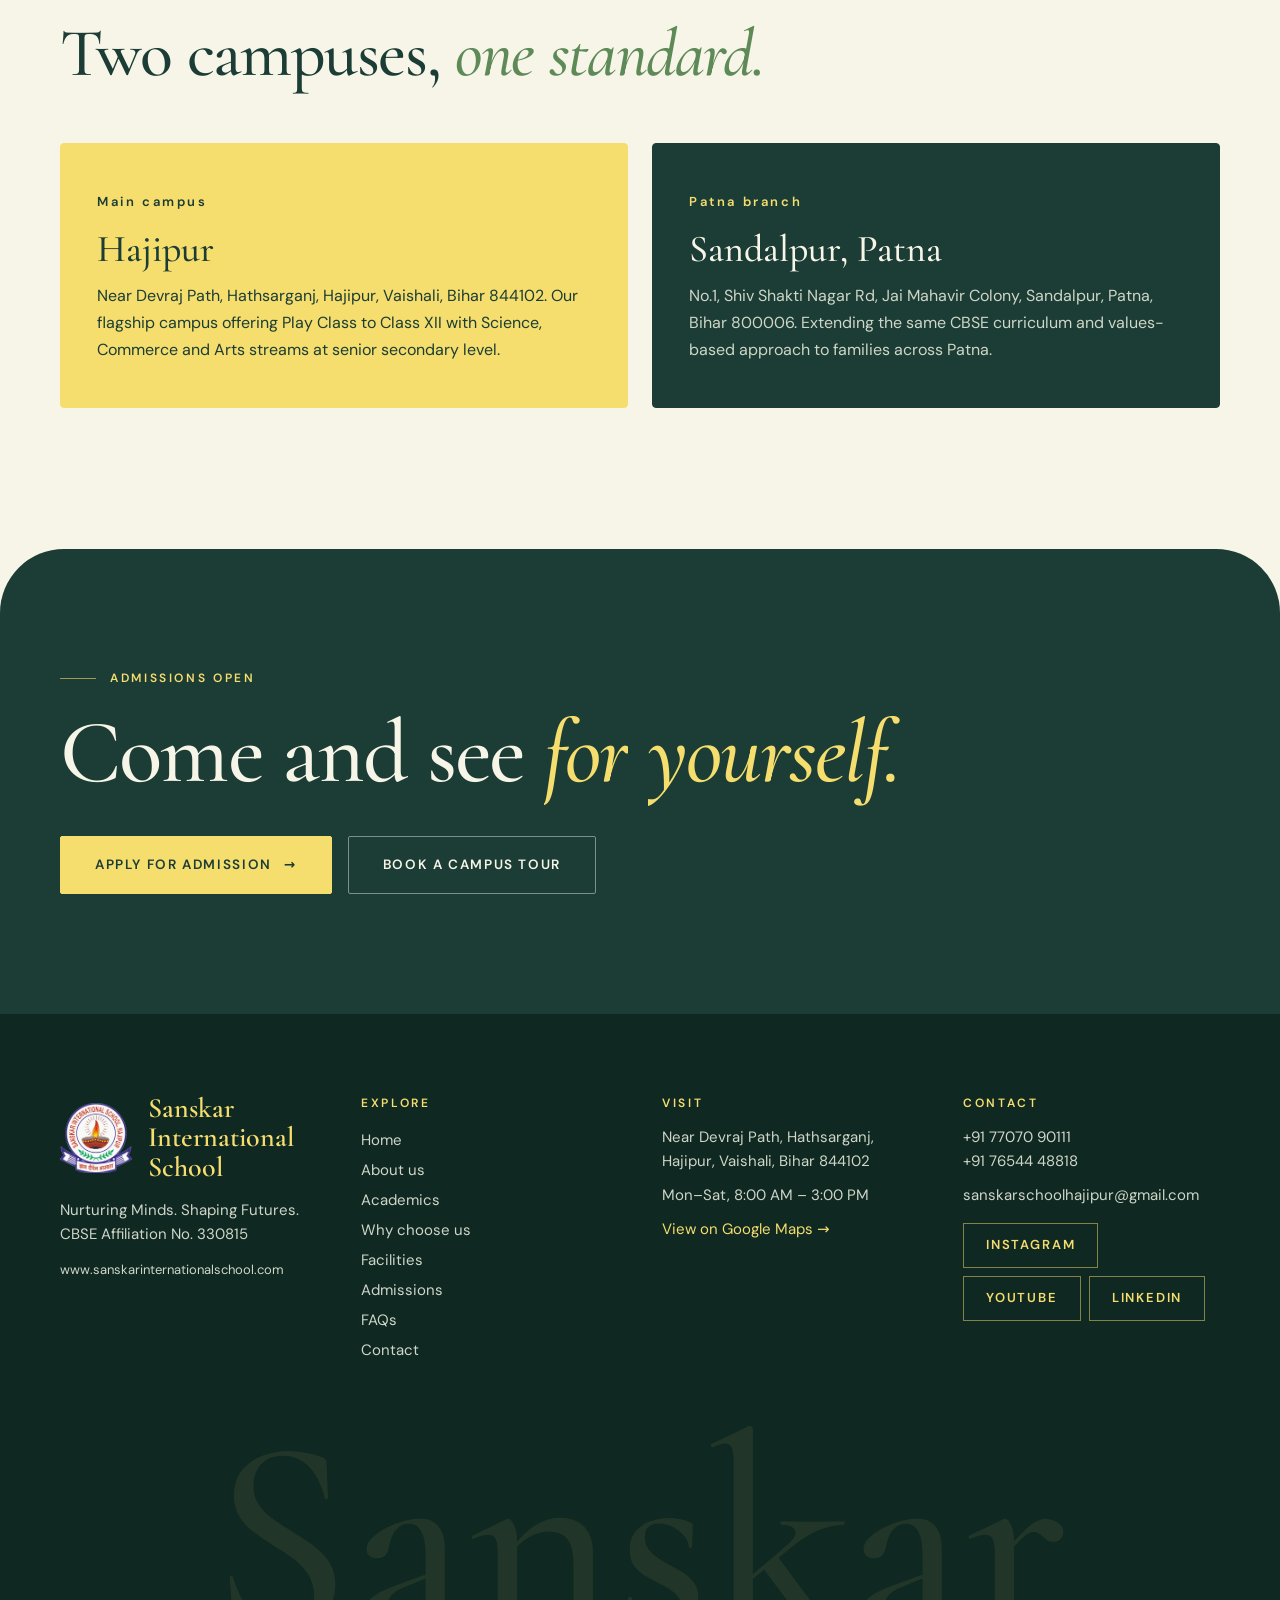
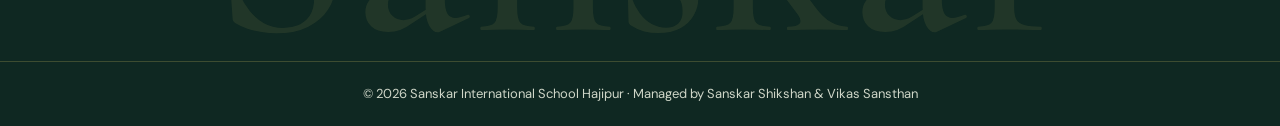
<file: about.html>
<!doctype html>
<html lang="en-IN">
<head>
<meta charset="utf-8"><meta name="viewport" content="width=device-width,initial-scale=1">
<title>About Us | Sanskar International School Hajipur</title>
<meta name="description" content="Our story, motto, mission, vision and leadership. Sanskar International School Hajipur, a CBSE school founded in 2009 under Sanskar Shikshan & Vikas Sansthan.">
<link rel="canonical" href="https://www.sanskarinternationalschool.com/about.html">
<meta name="theme-color" content="#1B3D35">
<meta property="og:type" content="website"><meta property="og:site_name" content="Sanskar International School Hajipur"><meta property="og:title" content="About Us | Sanskar International School Hajipur"><meta property="og:description" content="Our story, motto, mission, vision and leadership. Sanskar International School Hajipur, a CBSE school founded in 2009 under Sanskar Shikshan & Vikas Sansthan."><meta property="og:url" content="https://www.sanskarinternationalschool.com/about.html"><meta property="og:image" content="https://www.sanskarinternationalschool.com/assets/img/og.jpg"><meta name="twitter:card" content="summary_large_image">
<link rel="icon" type="image/png" href="assets/img/favicon-64.png"><link rel="apple-touch-icon" href="assets/img/apple-touch-icon.png">
<link rel="preload" href="assets/fonts/cormorant-garamond-latin-500-normal.woff2" as="font" type="font/woff2" crossorigin><link rel="preload" href="assets/fonts/dm-sans-latin-400-normal.woff2" as="font" type="font/woff2" crossorigin>
<link rel="stylesheet" href="css/site.css">
<noscript><style>.cv{display:none}.ln>span,.fi,.rv,.rvl,.rvr,.zi,.sw>span{transform:none!important;opacity:1!important}.wd span{opacity:1}.imgr:after{display:none}.hz{height:auto!important}.hzs{position:static;height:auto;overflow-x:auto}.hzt{transform:none!important}</style></noscript>
<script type="application/ld+json">{"@context": "https://schema.org", "@type": "School", "name": "Sanskar International School Hajipur", "alternateName": "Sanskar International School", "url": "https://www.sanskarinternationalschool.com/", "logo": "https://www.sanskarinternationalschool.com/assets/img/logo.png", "image": "https://www.sanskarinternationalschool.com/assets/img/og.jpg", "slogan": "Nurturing Minds. Shaping Futures.", "foundingDate": "2009", "description": "CBSE-affiliated, English-medium school in Hajipur, Bihar, offering Play Class to Class XII.", "telephone": "+91-7707090111", "email": "sanskarschoolhajipur@gmail.com", "address": {"@type": "PostalAddress", "streetAddress": "Near Devraj Path, Hathsarganj", "addressLocality": "Hajipur", "addressRegion": "Bihar", "postalCode": "844102", "addressCountry": "IN"}, "sameAs": ["https://www.instagram.com/sanskar_school_hajipur/", "https://www.youtube.com/@SANSKARINTERNATIONALSCHOOLHJP", "https://www.linkedin.com/company/sanskar-international-school-hajipur/"]}</script>
</head>
<body>
<div class="cv" aria-hidden="true"><img src="assets/img/logo.png" alt="" width="130" height="127"></div>
<div class="top"><div class="w"><span><b>Admissions open</b> · Play Class to Class XII</span><span>CBSE Affiliation No. 330815 · +91 77070 90111 · sanskarschoolhajipur@gmail.com</span></div></div>
<header class="hd" id="hd"><div class="w hdi"><a class="brand" href="index.html" aria-label="Sanskar International School Hajipur, home"><img src="assets/img/logo.png" alt="Sanskar International School crest" width="54" height="53"><span class="sf">Sanskar<small>International School · Hajipur</small></span></a><nav class="nav" id="nav" aria-label="Main"><a class="l on" href="about.html">About us</a><a class="l" href="academics.html">Academics</a><a class="l" href="why-us.html">Why us</a><a class="l" href="facilities.html">Facilities</a><a class="l" href="admissions.html">Admissions</a><a class="l" href="faqs.html">FAQs</a><a class="l" href="contact.html">Contact</a><a class="btn bg mag" href="admissions.html" style="padding:12px 24px;font-size:12.5px">Apply now</a></nav><button class="mb" id="mb" aria-label="Menu" aria-expanded="false"><i></i><i></i></button></div><div class="pb"></div></header>
<main id="main">
<section class="ph dk"><div class="w"><p class="bc fi"><a href="index.html">Home</a> &nbsp;/&nbsp; About us</p><h1 class="sf"><span class="ln"><span style="--d:0.10s">Nurturing Minds</span></span><span class="ln"><span class="hi" style="--d:0.24s;font-style:italic">Since 2009.</span></span></h1><p class="lead fi" style="--d:.5s;max-width:660px">Sanskar International School Hajipur is a CBSE-affiliated, English-medium institution dedicated to holistic education, blending modern academic excellence with strong Indian values (Sanskar), from Play Class to Class XII.</p></div></section>
<section class="w sp two" style="align-items:start"><div style="position:sticky;top:130px;display:flex;flex-direction:column;gap:26px"><p class="eb rv" style="margin:0">Our story</p><h2 class="h2 split">A school built on values, <i>growing with vision.</i></h2><p class="lead rv">Founded in 2009 under the aegis of Sanskar Shikshan &amp; Vikas Sansthan, Sanskar International School Hajipur was established with one clear purpose: to give the children of Hajipur, Vaishali and the wider Bihar region access to a genuinely modern, CBSE-aligned education without losing sight of India’s cultural and moral foundations.</p><p class="lead rv">What began as a modest campus on Devraj Path, Hathsarganj has grown into a trusted name across Hajipur, with a second campus serving families in Patna (Sandalpur). Every year, the school welcomes new families into a community that values curiosity, discipline, creativity and character in equal measure.</p></div>
<div style="position:relative"><div class="fg imgr" style="aspect-ratio:4/5"><img src="assets/img/trio.jpg" alt="Three smiling students in Sanskar uniform" style="object-position:40% 30%" data-par="40"></div><div class="fg imgr" style="width:58%;aspect-ratio:1/1;margin:-110px 0 0 auto;border:10px solid var(--iv);box-sizing:content-box;box-shadow:0 30px 60px rgba(27,61,53,.18)"><img src="assets/img/four.jpg" alt="Four young students posing together" style="object-position:50% 40%" data-par="30"></div></div></section>
<section class="qb" style="margin-top:clamp(90px,11vw,150px);padding:110px 0"><div class="w" style="display:flex;flex-wrap:wrap;gap:56px;align-items:center;justify-content:center"><img class="zi" src="assets/img/logo.png" alt="Sanskar crest" style="width:200px;height:auto"><div style="max-width:700px"><p class="eb rv" style="color:var(--g)">Our motto</p><p class="sf split" style="margin:0;font-size:clamp(46px,6.6vw,84px);line-height:1;font-weight:500">ज्ञान दीपेन भास्वता</p><p class="sf rv" style="margin:16px 0 0;font-size:32px;font-style:italic">“Illuminated by the Lamp of Knowledge”</p><p class="rv" style="margin:16px 0 0;font-size:18px;max-width:560px">Not just an inscription on our crest. It reflects our belief that education should light a path, not just fill a mark-sheet.</p></div></div></section>
<section class="w sp two" style="align-items:start"><div><p class="eb rv">Our mission</p><h2 class="h2 split" style="margin-bottom:40px">What we <i>promise.</i></h2><ul class="ms rv"><li>Deliver CBSE-aligned, NEP 2020-based academics from Play Class through Class XII.</li><li>Build activity-based, experiential classrooms rather than rote learning.</li><li>Instil strong Indian values, discipline and civic responsibility in every child.</li><li>Maintain a safe, 24×7 CCTV-monitored, bully-free environment for every student.</li><li>Keep quality education accessible and affordable for Hajipur families.</li></ul></div>
<div style="display:flex;flex-direction:column;gap:24px"><p class="eb rv" style="margin:0">Our vision</p><p class="sf split" style="margin:0;font-size:clamp(34px,4.4vw,54px);line-height:1.08;font-weight:500">To be the most trusted CBSE school in Vaishali district and beyond, <i style="color:#5E8A58">a place where academic rigour, co-curricular excellence and rooted Indian values shape confident, future-ready citizens.</i></p></div></section>
<section class="dk sp" style="margin-top:clamp(90px,11vw,150px);padding-bottom:120px"><div class="w"><div class="cg"><div><b class="cn" data-count="2009" data-from="1985">2009</b><span style="color:#CFD6C8">The year we began</span></div><div><b class="cn" data-count="70" data-suffix="%">70%</b><span style="color:#CFD6C8">Postgraduate faculty</span></div><div><b class="cn" data-count="2">2</b><span style="color:#CFD6C8">Campuses, one standard</span></div><div><b class="cn" style="font-size:clamp(34px,4vw,60px);padding-top:16px;white-space:nowrap">Play–XII</b><span style="color:#CFD6C8">Classes offered</span></div></div></div></section>
<section class="w sp"><div style="margin-bottom:56px"><p class="eb rv">Leadership</p><h2 class="h2 split">A message from <i>our leadership.</i></h2></div><div class="g3"><div class="cd rv"><div class="mg">PS</div><h3 style="margin-top:24px">P. Singh</h3><small>Founder &amp; Chairman</small><p class="bq">“Every child who walks through our gates carries a spark. Our responsibility is simply to protect that spark, feed it with knowledge, and let it grow into a flame that lights their own path.”</p></div>
<div class="cd rv" style="--i:1"><div class="mg">SK</div><h3 style="margin-top:24px">Shashi Kala Singh</h3><small>Principal, Hajipur Campus · M.A., D.L.Ed. · 30 yrs experience</small><p class="bq">“We don’t just prepare students for exams, we prepare them for life. Discipline, empathy and curiosity are taught here as deliberately as mathematics or science.”</p></div>
<div class="cd rv" style="--i:2"><div class="mg">SS</div><h3 style="margin-top:24px">Shalini Shikha</h3><small>Principal, Patna Campus · M.A., B.Ed. · 10 yrs experience</small><p class="bq">“Our Patna campus carries the same DNA as Hajipur: small class sizes, attentive teachers, and a genuine focus on every child’s individual growth.”</p></div></div></section>
<section class="w sp"><div style="margin-bottom:56px"><p class="eb rv">Our campuses</p><h2 class="h2 split">Two campuses, <i>one standard.</i></h2></div><div class="g3" style="grid-template-columns:repeat(auto-fit,minmax(min(100%,380px),1fr))"><div class="cd yc rv"><small>Main campus</small><h3>Hajipur</h3><p>Near Devraj Path, Hathsarganj, Hajipur, Vaishali, Bihar 844102. Our flagship campus offering Play Class to Class XII with Science, Commerce and Arts streams at senior secondary level.</p></div><div class="cd dkc rv" style="--i:1"><small>Patna branch</small><h3>Sandalpur, Patna</h3><p>No.1, Shiv Shakti Nagar Rd, Jai Mahavir Colony, Sandalpur, Patna, Bihar 800006. Extending the same CBSE curriculum and values-based approach to families across Patna.</p></div></div></section><section class="dk dome" style="margin-top:clamp(90px,11vw,150px)"><div class="w" style="display:flex;flex-wrap:wrap;justify-content:space-between;align-items:flex-end;gap:40px;padding-top:120px;padding-bottom:120px"><div class="rv"><p class="eb">Admissions open</p><h2 class="h2 split" style="font-size:clamp(46px,7vw,96px);line-height:.96">Come and see <i>for yourself.</i></h2></div><div class="rv" style="display:flex;flex-wrap:wrap;gap:16px;--i:2"><a class="btn by mag" href="admissions.html">Apply for admission <i>→</i></a><a class="btn bl" href="tel:+917707090111">Book a campus tour</a></div></div></section>
</main>
<footer class="dd ft"><div class="w fgrid">
<div><a href="index.html" style="display:flex;align-items:center;gap:16px;margin-bottom:16px"><img src="assets/img/logo.png" alt="Sanskar crest" width="72" height="70" loading="lazy"><span class="sf" style="font-size:28px;color:var(--y);font-weight:600;line-height:1.05">Sanskar International School</span></a><p style="margin:0 0 14px">Nurturing Minds. Shaping Futures.<br>CBSE Affiliation No. 330815</p><p style="margin:0;font-size:13px">www.sanskarinternationalschool.com</p></div>
<div class="fl"><p class="ftl">Explore</p><a href="index.html">Home</a><a href="about.html">About us</a><a href="academics.html">Academics</a><a href="why-us.html">Why choose us</a><a href="facilities.html">Facilities</a><a href="admissions.html">Admissions</a><a href="faqs.html">FAQs</a><a href="contact.html">Contact</a></div>
<div><p class="ftl">Visit</p><p style="margin:0">Near Devraj Path, Hathsarganj, Hajipur, Vaishali, Bihar 844102</p><p style="margin:10px 0 0">Mon–Sat, 8:00 AM – 3:00 PM</p><p style="margin:10px 0 0"><a href="https://share.google/PoFi7gJLu2rYc3ULm" target="_blank" rel="noopener" style="color:var(--y)">View on Google Maps →</a></p></div>
<div><p class="ftl">Contact</p><p style="margin:0"><a href="tel:+917707090111">+91 77070 90111</a><br><a href="tel:+917654448818">+91 76544 48818</a></p><p style="margin:10px 0 16px"><a href="mailto:sanskarschoolhajipur@gmail.com">sanskarschoolhajipur@gmail.com</a></p><a class="sl" target="_blank" rel="noopener" href="https://www.instagram.com/sanskar_school_hajipur/">Instagram</a><a class="sl" target="_blank" rel="noopener" href="https://www.youtube.com/@SANSKARINTERNATIONALSCHOOLHJP">YouTube</a><a class="sl" target="_blank" rel="noopener" href="https://www.linkedin.com/company/sanskar-international-school-hajipur/">LinkedIn</a></div>
</div><div aria-hidden="true" class="big">Sanskar</div>
<div style="border-top:1px solid rgba(245,221,110,.2);text-align:center;padding:22px;font-size:13px">© 2026 Sanskar International School Hajipur · Managed by Sanskar Shikshan &amp; Vikas Sansthan</div></footer>
<div class="fx"><a class="ph2" href="tel:+917707090111">Call</a><a class="ap" href="admissions.html">Apply now →</a></div>
<script src="js/site.js" defer></script>
</body>
</html>
</file>
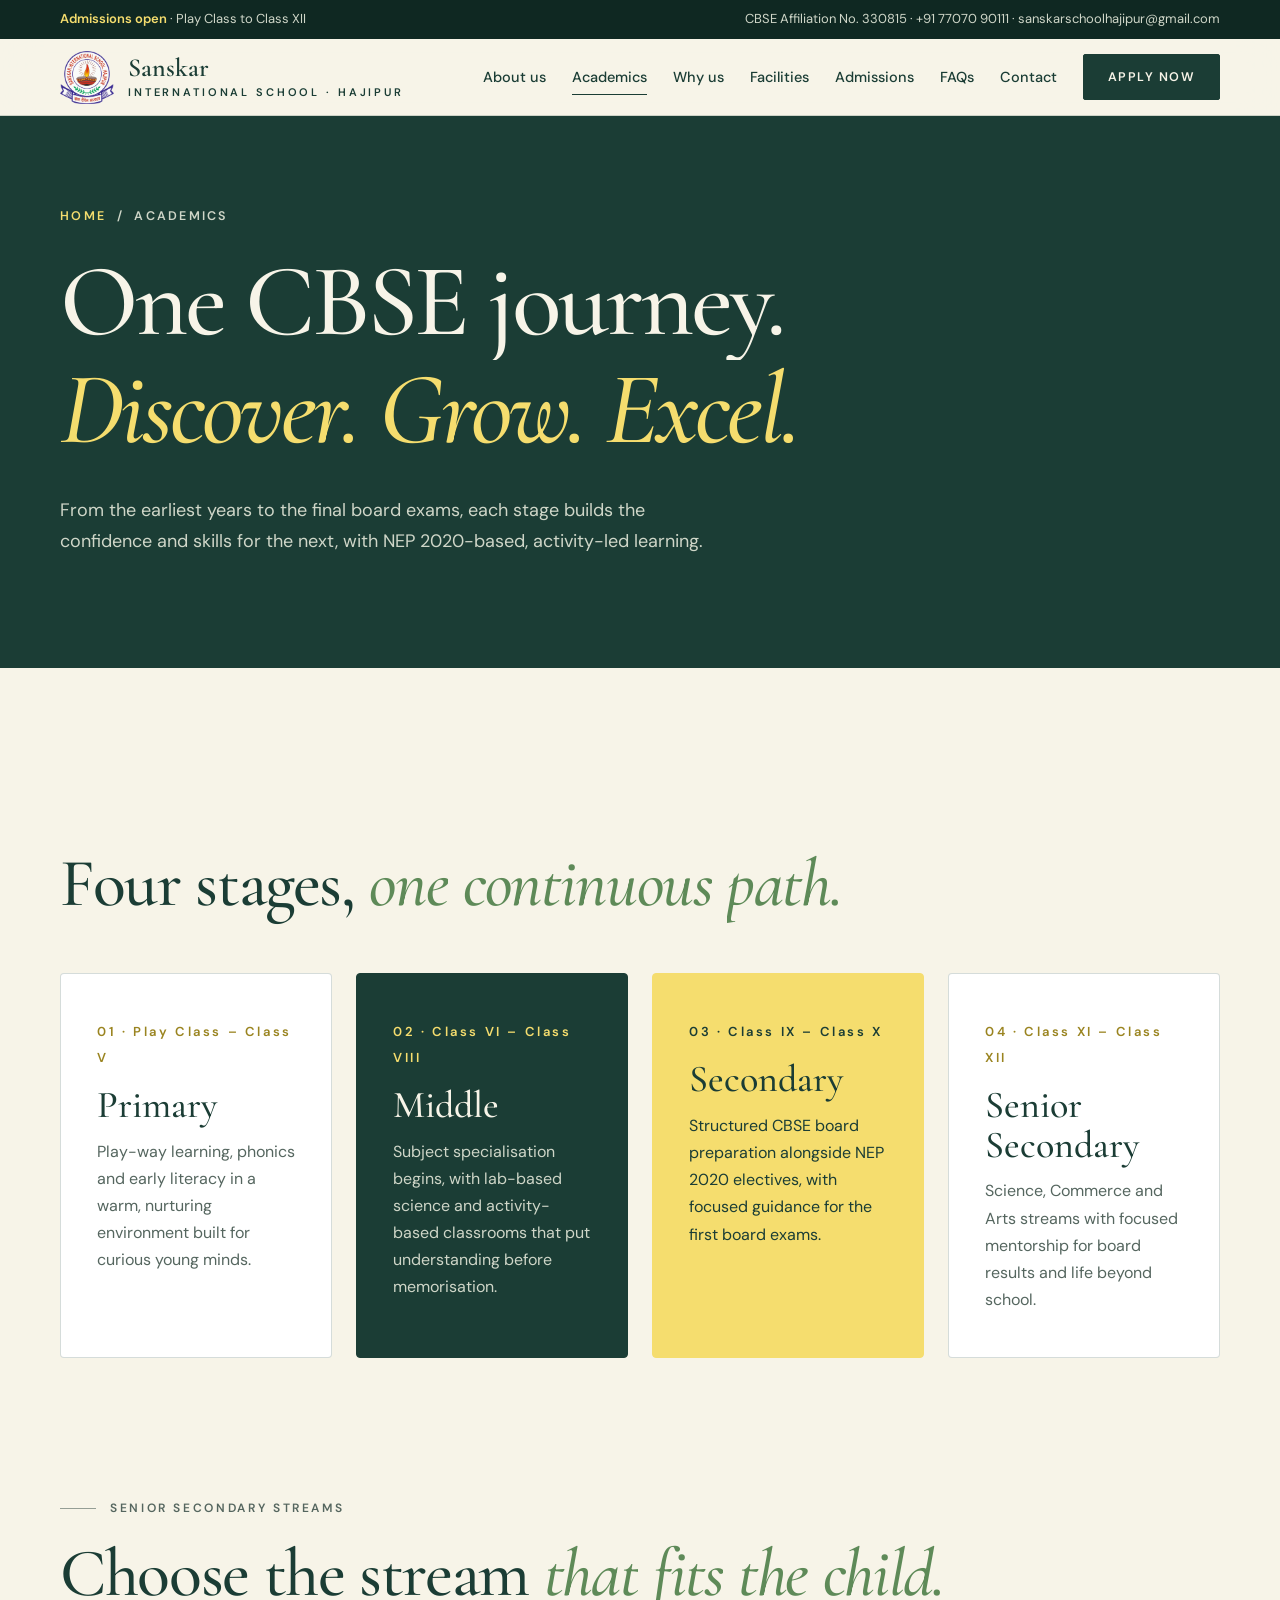
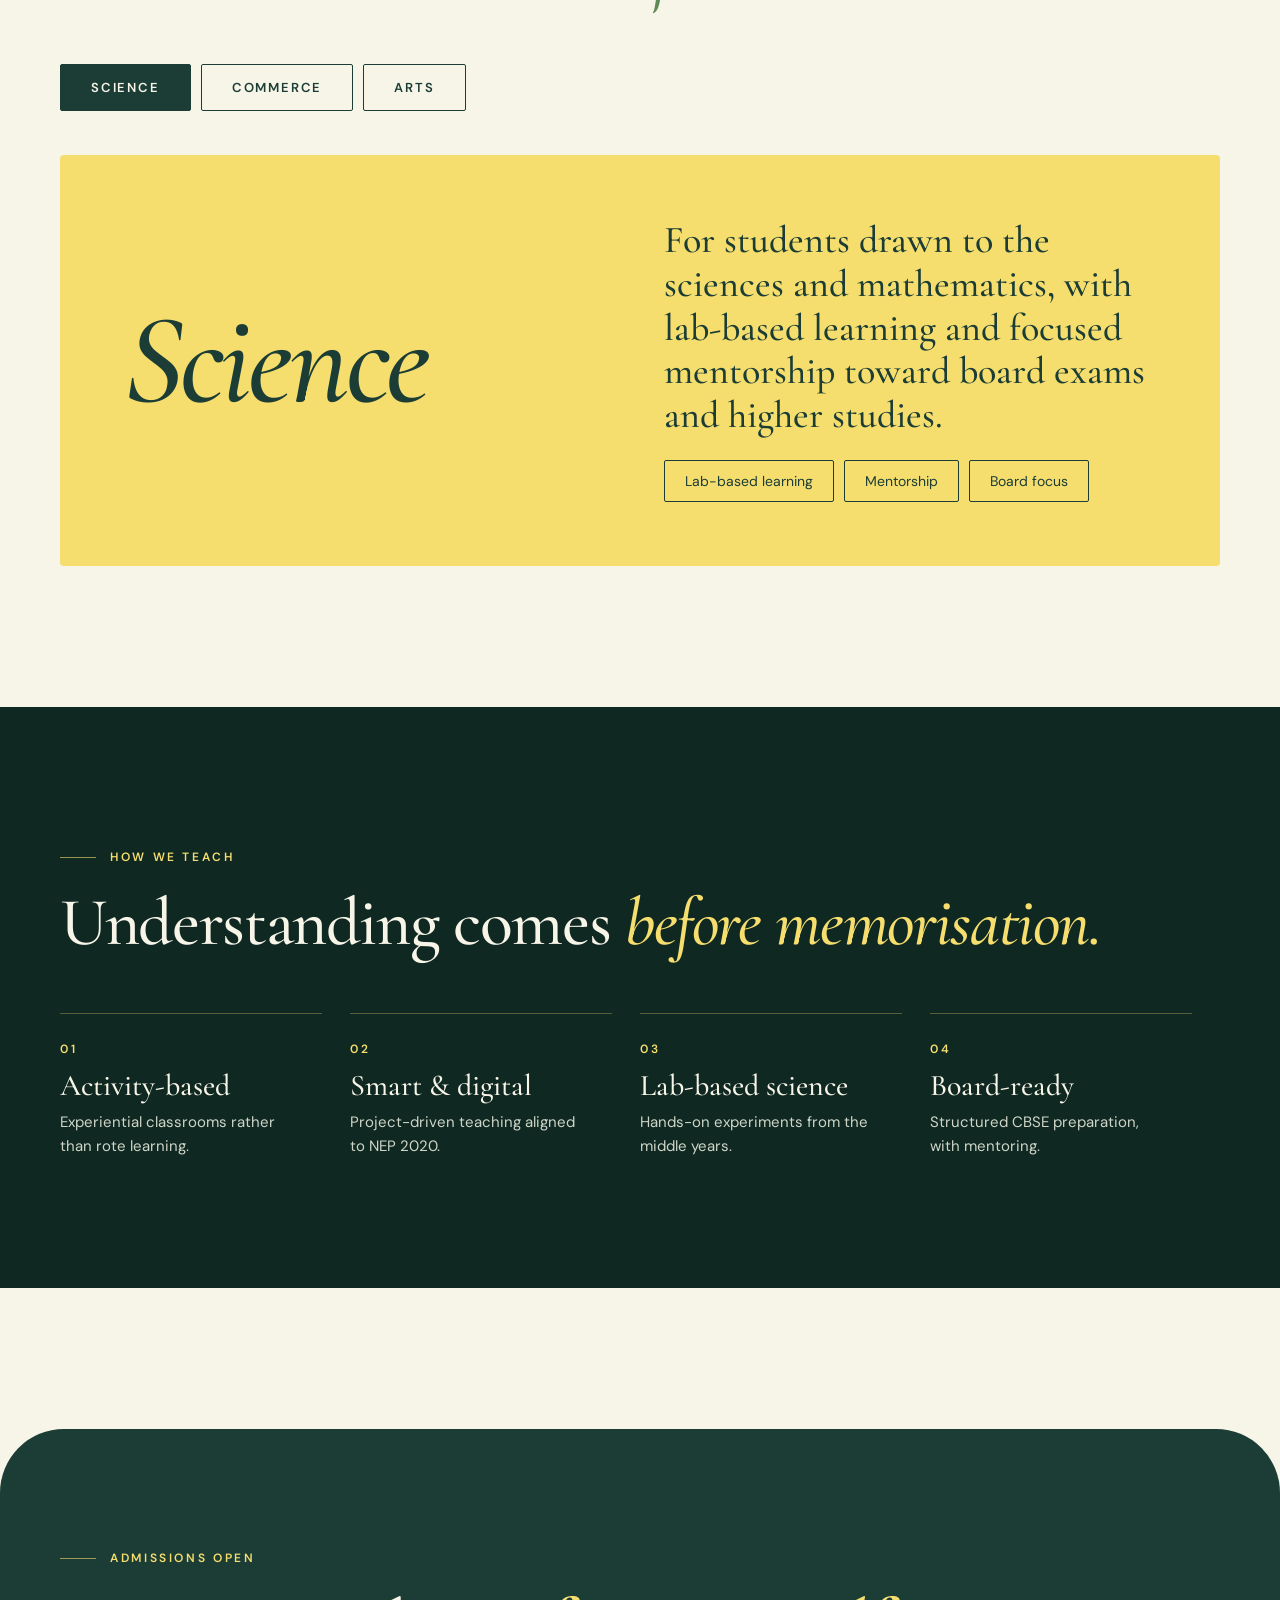
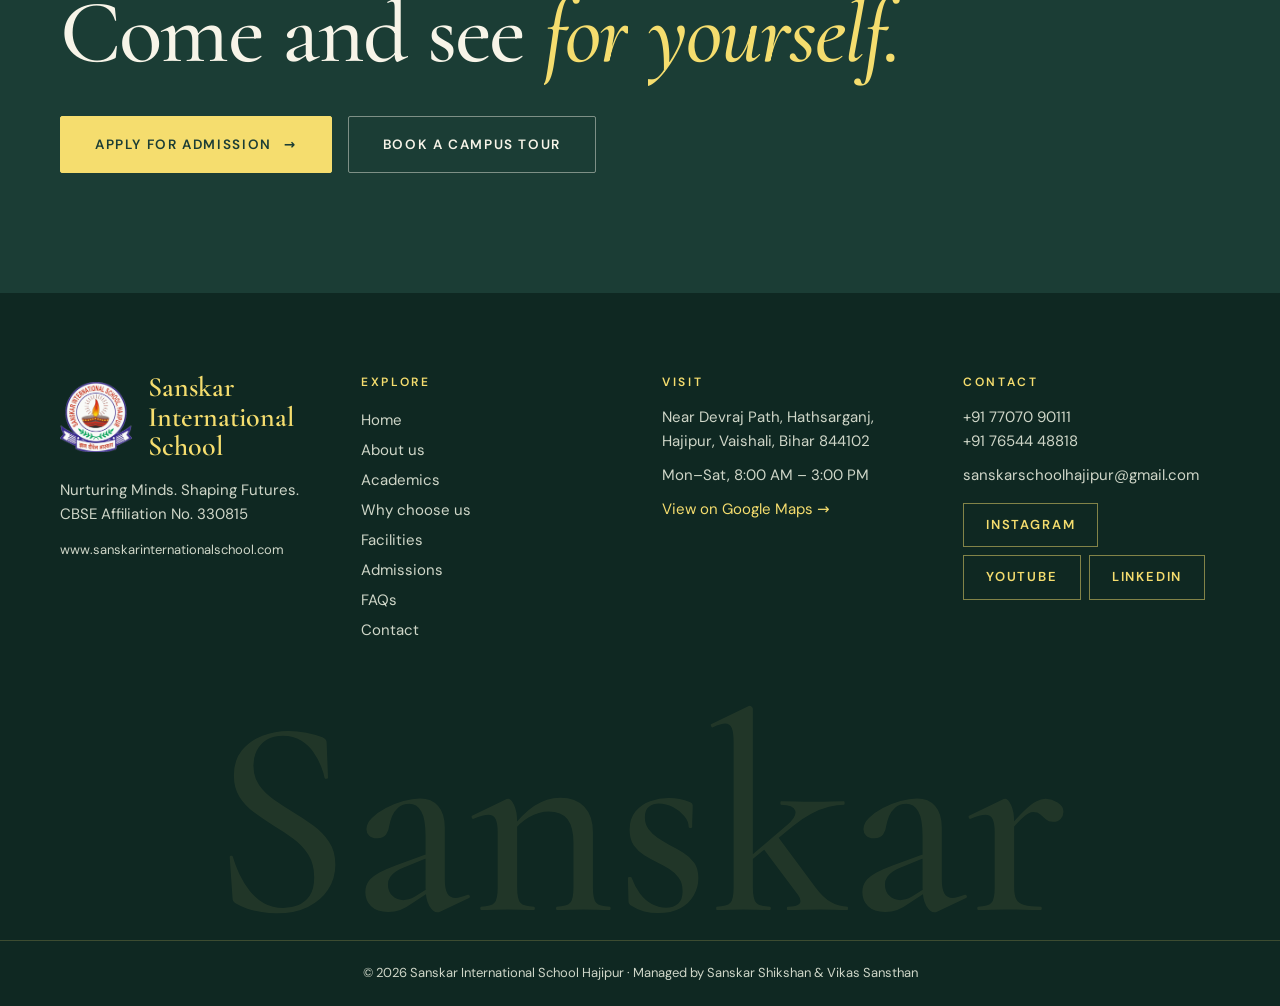
<file: academics.html>
<!doctype html>
<html lang="en-IN">
<head>
<meta charset="utf-8"><meta name="viewport" content="width=device-width,initial-scale=1">
<title>Academics | CBSE Curriculum Play Class to Class XII | Sanskar International School</title>
<meta name="description" content="CBSE, NEP 2020-aligned academics from Play Class to Class XII with Science, Commerce and Arts streams at Sanskar International School Hajipur.">
<link rel="canonical" href="https://www.sanskarinternationalschool.com/academics.html">
<meta name="theme-color" content="#1B3D35">
<meta property="og:type" content="website"><meta property="og:site_name" content="Sanskar International School Hajipur"><meta property="og:title" content="Academics | CBSE Curriculum Play Class to Class XII | Sanskar International School"><meta property="og:description" content="CBSE, NEP 2020-aligned academics from Play Class to Class XII with Science, Commerce and Arts streams at Sanskar International School Hajipur."><meta property="og:url" content="https://www.sanskarinternationalschool.com/academics.html"><meta property="og:image" content="https://www.sanskarinternationalschool.com/assets/img/og.jpg"><meta name="twitter:card" content="summary_large_image">
<link rel="icon" type="image/png" href="assets/img/favicon-64.png"><link rel="apple-touch-icon" href="assets/img/apple-touch-icon.png">
<link rel="preload" href="assets/fonts/cormorant-garamond-latin-500-normal.woff2" as="font" type="font/woff2" crossorigin><link rel="preload" href="assets/fonts/dm-sans-latin-400-normal.woff2" as="font" type="font/woff2" crossorigin>
<link rel="stylesheet" href="css/site.css">
<noscript><style>.cv{display:none}.ln>span,.fi,.rv,.rvl,.rvr,.zi,.sw>span{transform:none!important;opacity:1!important}.wd span{opacity:1}.imgr:after{display:none}.hz{height:auto!important}.hzs{position:static;height:auto;overflow-x:auto}.hzt{transform:none!important}</style></noscript>
<script type="application/ld+json">{"@context": "https://schema.org", "@type": "School", "name": "Sanskar International School Hajipur", "alternateName": "Sanskar International School", "url": "https://www.sanskarinternationalschool.com/", "logo": "https://www.sanskarinternationalschool.com/assets/img/logo.png", "image": "https://www.sanskarinternationalschool.com/assets/img/og.jpg", "slogan": "Nurturing Minds. Shaping Futures.", "foundingDate": "2009", "description": "CBSE-affiliated, English-medium school in Hajipur, Bihar, offering Play Class to Class XII.", "telephone": "+91-7707090111", "email": "sanskarschoolhajipur@gmail.com", "address": {"@type": "PostalAddress", "streetAddress": "Near Devraj Path, Hathsarganj", "addressLocality": "Hajipur", "addressRegion": "Bihar", "postalCode": "844102", "addressCountry": "IN"}, "sameAs": ["https://www.instagram.com/sanskar_school_hajipur/", "https://www.youtube.com/@SANSKARINTERNATIONALSCHOOLHJP", "https://www.linkedin.com/company/sanskar-international-school-hajipur/"]}</script>
</head>
<body>
<div class="cv" aria-hidden="true"><img src="assets/img/logo.png" alt="" width="130" height="127"></div>
<div class="top"><div class="w"><span><b>Admissions open</b> · Play Class to Class XII</span><span>CBSE Affiliation No. 330815 · +91 77070 90111 · sanskarschoolhajipur@gmail.com</span></div></div>
<header class="hd" id="hd"><div class="w hdi"><a class="brand" href="index.html" aria-label="Sanskar International School Hajipur, home"><img src="assets/img/logo.png" alt="Sanskar International School crest" width="54" height="53"><span class="sf">Sanskar<small>International School · Hajipur</small></span></a><nav class="nav" id="nav" aria-label="Main"><a class="l" href="about.html">About us</a><a class="l on" href="academics.html">Academics</a><a class="l" href="why-us.html">Why us</a><a class="l" href="facilities.html">Facilities</a><a class="l" href="admissions.html">Admissions</a><a class="l" href="faqs.html">FAQs</a><a class="l" href="contact.html">Contact</a><a class="btn bg mag" href="admissions.html" style="padding:12px 24px;font-size:12.5px">Apply now</a></nav><button class="mb" id="mb" aria-label="Menu" aria-expanded="false"><i></i><i></i></button></div><div class="pb"></div></header>
<main id="main">
<section class="ph dk"><div class="w"><p class="bc fi"><a href="index.html">Home</a> &nbsp;/&nbsp; Academics</p><h1 class="sf"><span class="ln"><span style="--d:0.10s">One CBSE journey.</span></span><span class="ln"><span class="hi" style="--d:0.24s;font-style:italic">Discover. Grow. Excel.</span></span></h1><p class="lead fi" style="--d:.5s;max-width:660px">From the earliest years to the final board exams, each stage builds the confidence and skills for the next, with NEP 2020-based, activity-led learning.</p></div></section><section class="w sp"><div style="margin-bottom:56px"><p class="eb rv">Stages of learning</p><h2 class="h2 split">Four stages, <i>one continuous path.</i></h2></div><div class="g3" style="grid-template-columns:repeat(auto-fit,minmax(min(100%,260px),1fr))"><div class="cd rv " style="--i:0"><small>01 · Play Class – Class V</small><h3>Primary</h3><p>Play-way learning, phonics and early literacy in a warm, nurturing environment built for curious young minds.</p></div><div class="cd rv dkc" style="--i:1"><small>02 · Class VI – Class VIII</small><h3>Middle</h3><p>Subject specialisation begins, with lab-based science and activity-based classrooms that put understanding before memorisation.</p></div><div class="cd rv yc" style="--i:2"><small>03 · Class IX – Class X</small><h3>Secondary</h3><p>Structured CBSE board preparation alongside NEP 2020 electives, with focused guidance for the first board exams.</p></div><div class="cd rv " style="--i:3"><small>04 · Class XI – Class XII</small><h3>Senior Secondary</h3><p>Science, Commerce and Arts streams with focused mentorship for board results and life beyond school.</p></div></div></section><section class="w sp"><div style="margin-bottom:56px"><p class="eb rv">Senior secondary streams</p><h2 class="h2 split">Choose the stream <i>that fits the child.</i></h2></div><div data-tabs class="rv"><div class="tabs"><button class="tb on" data-t="0">Science</button><button class="tb" data-t="1">Commerce</button><button class="tb" data-t="2">Arts</button></div><div class="dp d0" data-p="0"><div class="dw">Science</div><div style="display:flex;flex-direction:column;gap:22px"><p class="dtx">For students drawn to the sciences and mathematics, with lab-based learning and focused mentorship toward board exams and higher studies.</p><div style="display:flex;flex-wrap:wrap;gap:10px"><span class="chip">Lab-based learning</span><span class="chip">Mentorship</span><span class="chip">Board focus</span></div></div></div><div class="dp d2" data-p="1" hidden><div class="dw">Commerce</div><div style="display:flex;flex-direction:column;gap:22px"><p class="dtx">For students interested in business, accounts and economics, building the analytical skills behind careers in commerce and finance.</p><div style="display:flex;flex-wrap:wrap;gap:10px"><span class="chip">Analytical thinking</span><span class="chip">Business basics</span><span class="chip">Board focus</span></div></div></div><div class="dp d4" data-p="2" hidden><div class="dw">Arts</div><div style="display:flex;flex-direction:column;gap:22px"><p class="dtx">For students drawn to the humanities and social sciences, developing critical thinking, communication and civic awareness.</p><div style="display:flex;flex-wrap:wrap;gap:10px"><span class="chip">Critical thinking</span><span class="chip">Communication</span><span class="chip">Civic awareness</span></div></div></div></div></section><section class="dd sp" style="margin-top:clamp(90px,11vw,150px);padding-bottom:130px"><div class="w"><div class="rv" style="margin-bottom:56px"><p class="eb">How we teach</p><h2 class="h2">Understanding comes <i>before memorisation.</i></h2></div><div class="st"><div><b>01</b><span>Activity-based</span><p>Experiential classrooms rather than rote learning.</p></div><div><b>02</b><span>Smart &amp; digital</span><p>Project-driven teaching aligned to NEP 2020.</p></div><div><b>03</b><span>Lab-based science</span><p>Hands-on experiments from the middle years.</p></div><div><b>04</b><span>Board-ready</span><p>Structured CBSE preparation, with mentoring.</p></div></div></div></section><section class="dk dome" style="margin-top:clamp(90px,11vw,150px)"><div class="w" style="display:flex;flex-wrap:wrap;justify-content:space-between;align-items:flex-end;gap:40px;padding-top:120px;padding-bottom:120px"><div class="rv"><p class="eb">Admissions open</p><h2 class="h2 split" style="font-size:clamp(46px,7vw,96px);line-height:.96">Come and see <i>for yourself.</i></h2></div><div class="rv" style="display:flex;flex-wrap:wrap;gap:16px;--i:2"><a class="btn by mag" href="admissions.html">Apply for admission <i>→</i></a><a class="btn bl" href="tel:+917707090111">Book a campus tour</a></div></div></section>
</main>
<footer class="dd ft"><div class="w fgrid">
<div><a href="index.html" style="display:flex;align-items:center;gap:16px;margin-bottom:16px"><img src="assets/img/logo.png" alt="Sanskar crest" width="72" height="70" loading="lazy"><span class="sf" style="font-size:28px;color:var(--y);font-weight:600;line-height:1.05">Sanskar International School</span></a><p style="margin:0 0 14px">Nurturing Minds. Shaping Futures.<br>CBSE Affiliation No. 330815</p><p style="margin:0;font-size:13px">www.sanskarinternationalschool.com</p></div>
<div class="fl"><p class="ftl">Explore</p><a href="index.html">Home</a><a href="about.html">About us</a><a href="academics.html">Academics</a><a href="why-us.html">Why choose us</a><a href="facilities.html">Facilities</a><a href="admissions.html">Admissions</a><a href="faqs.html">FAQs</a><a href="contact.html">Contact</a></div>
<div><p class="ftl">Visit</p><p style="margin:0">Near Devraj Path, Hathsarganj, Hajipur, Vaishali, Bihar 844102</p><p style="margin:10px 0 0">Mon–Sat, 8:00 AM – 3:00 PM</p><p style="margin:10px 0 0"><a href="https://share.google/PoFi7gJLu2rYc3ULm" target="_blank" rel="noopener" style="color:var(--y)">View on Google Maps →</a></p></div>
<div><p class="ftl">Contact</p><p style="margin:0"><a href="tel:+917707090111">+91 77070 90111</a><br><a href="tel:+917654448818">+91 76544 48818</a></p><p style="margin:10px 0 16px"><a href="mailto:sanskarschoolhajipur@gmail.com">sanskarschoolhajipur@gmail.com</a></p><a class="sl" target="_blank" rel="noopener" href="https://www.instagram.com/sanskar_school_hajipur/">Instagram</a><a class="sl" target="_blank" rel="noopener" href="https://www.youtube.com/@SANSKARINTERNATIONALSCHOOLHJP">YouTube</a><a class="sl" target="_blank" rel="noopener" href="https://www.linkedin.com/company/sanskar-international-school-hajipur/">LinkedIn</a></div>
</div><div aria-hidden="true" class="big">Sanskar</div>
<div style="border-top:1px solid rgba(245,221,110,.2);text-align:center;padding:22px;font-size:13px">© 2026 Sanskar International School Hajipur · Managed by Sanskar Shikshan &amp; Vikas Sansthan</div></footer>
<div class="fx"><a class="ph2" href="tel:+917707090111">Call</a><a class="ap" href="admissions.html">Apply now →</a></div>
<script src="js/site.js" defer></script>
</body>
</html>
</file>
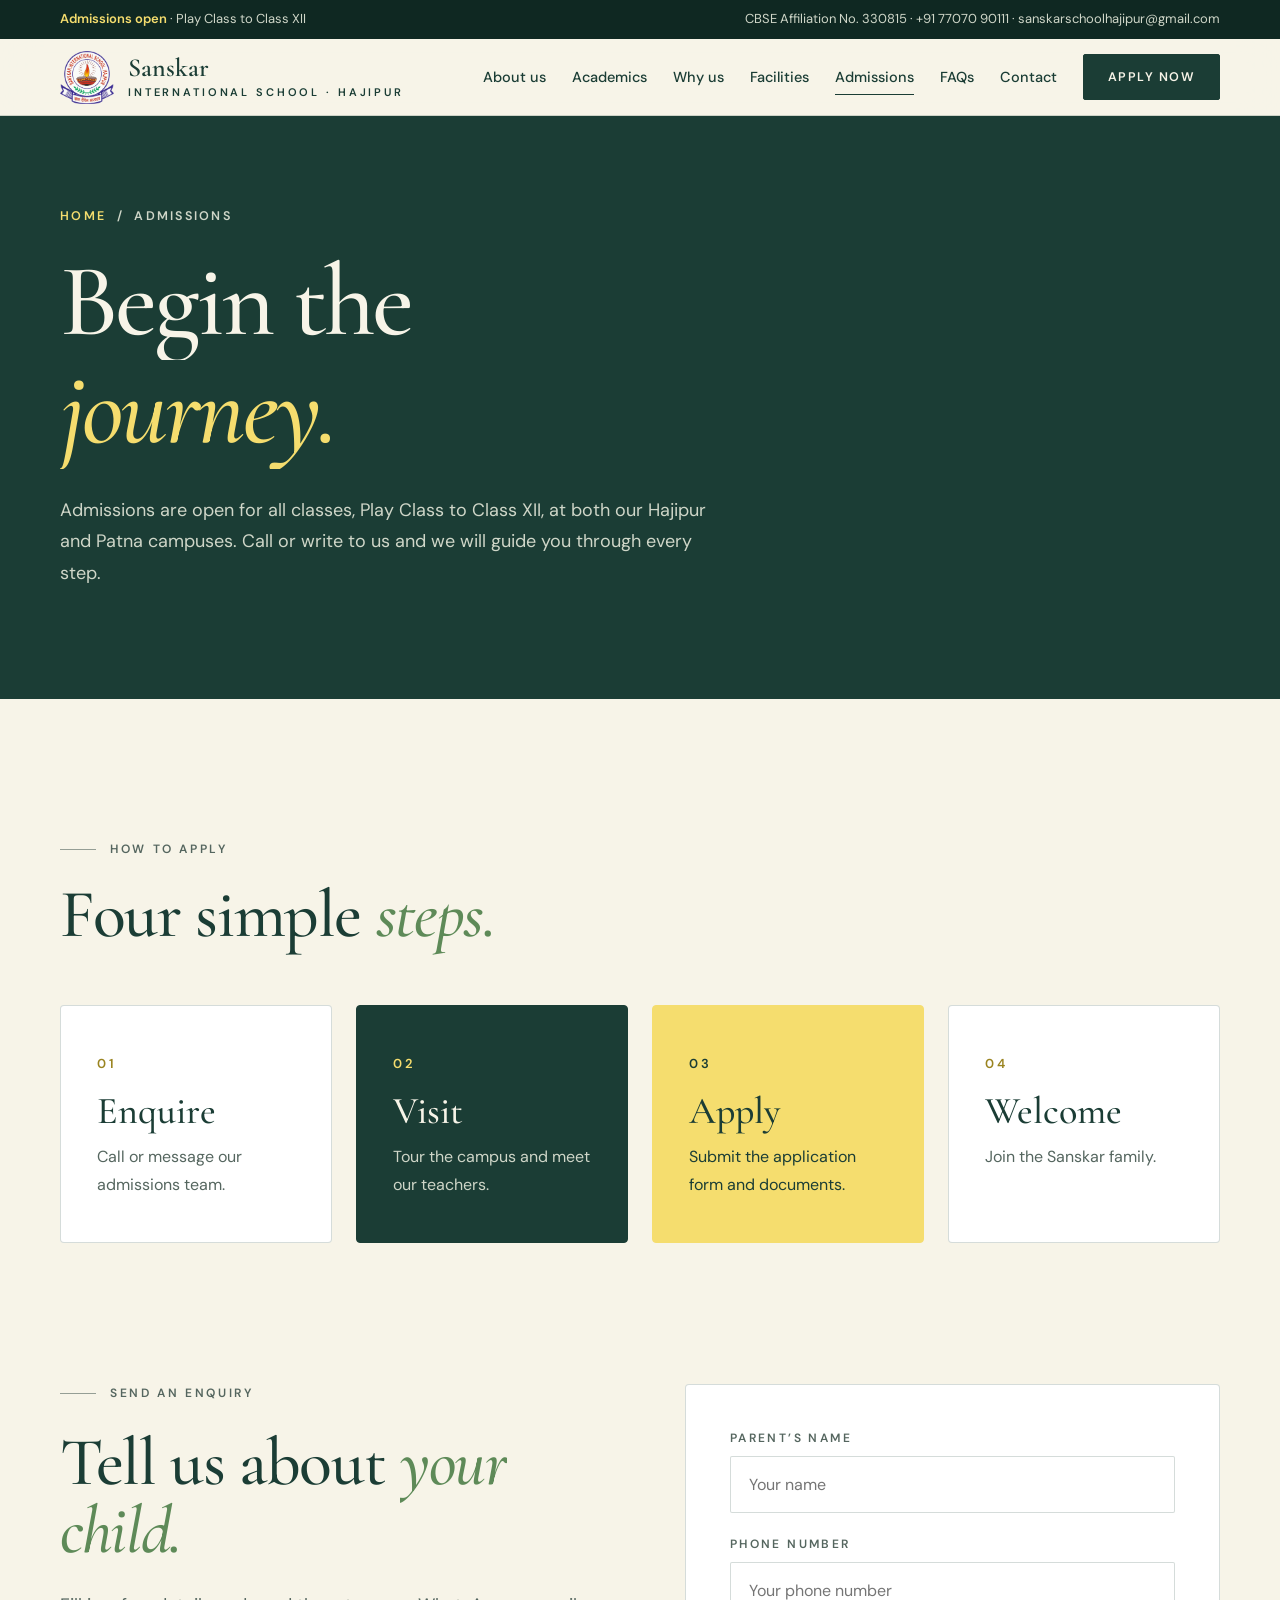
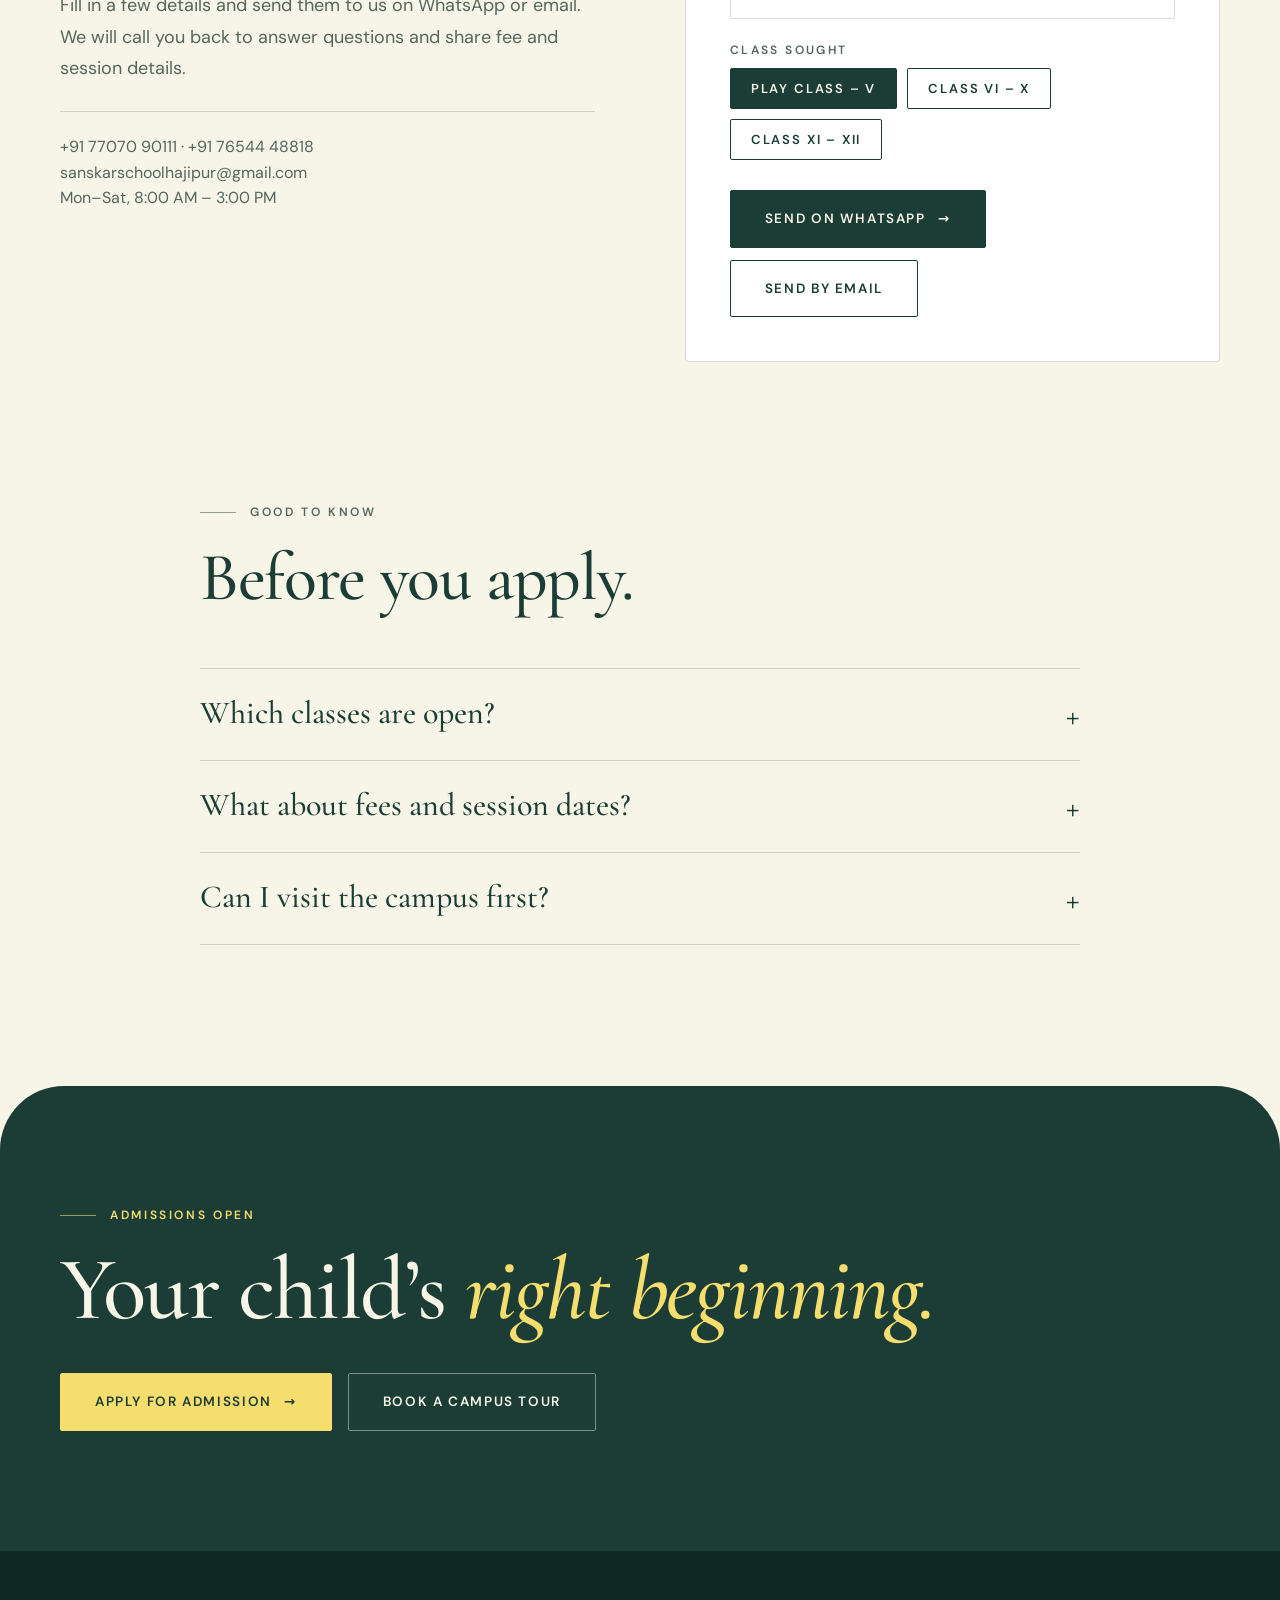
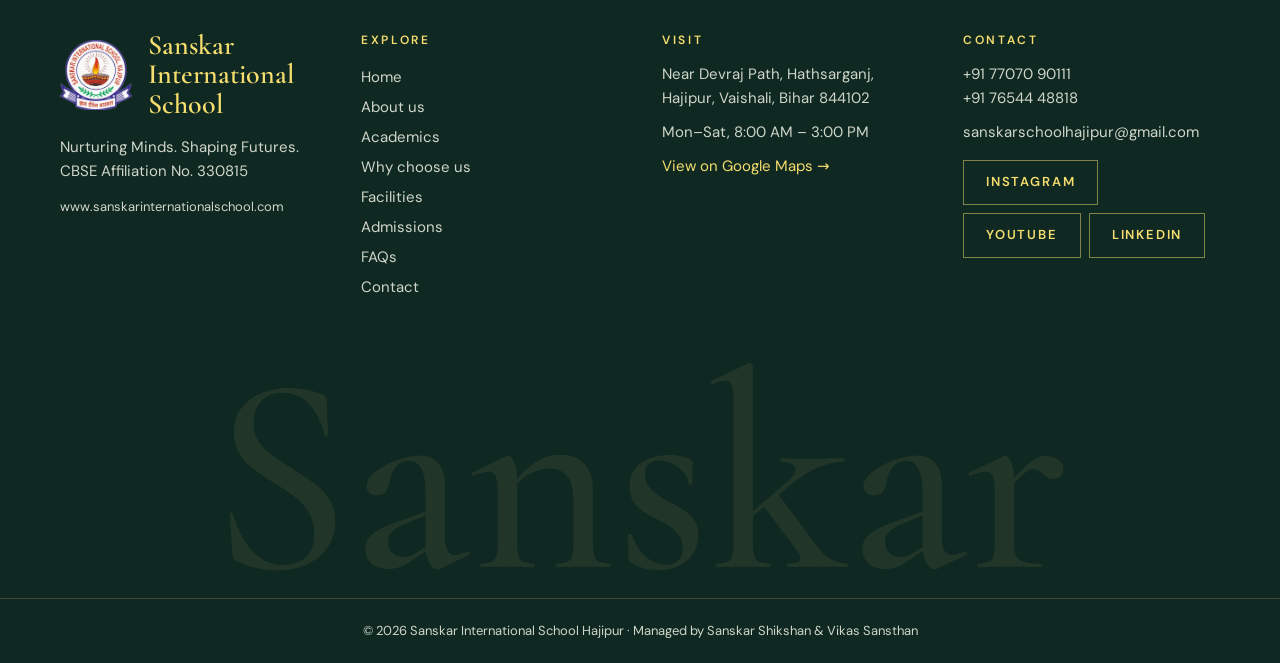
<file: admissions.html>
<!doctype html>
<html lang="en-IN">
<head>
<meta charset="utf-8"><meta name="viewport" content="width=device-width,initial-scale=1">
<title>Admissions | Sanskar International School Hajipur</title>
<meta name="description" content="Admissions open for Play Class to Class XII at Sanskar International School, Hajipur and Patna. Enquire by WhatsApp, phone or email.">
<link rel="canonical" href="https://www.sanskarinternationalschool.com/admissions.html">
<meta name="theme-color" content="#1B3D35">
<meta property="og:type" content="website"><meta property="og:site_name" content="Sanskar International School Hajipur"><meta property="og:title" content="Admissions | Sanskar International School Hajipur"><meta property="og:description" content="Admissions open for Play Class to Class XII at Sanskar International School, Hajipur and Patna. Enquire by WhatsApp, phone or email."><meta property="og:url" content="https://www.sanskarinternationalschool.com/admissions.html"><meta property="og:image" content="https://www.sanskarinternationalschool.com/assets/img/og.jpg"><meta name="twitter:card" content="summary_large_image">
<link rel="icon" type="image/png" href="assets/img/favicon-64.png"><link rel="apple-touch-icon" href="assets/img/apple-touch-icon.png">
<link rel="preload" href="assets/fonts/cormorant-garamond-latin-500-normal.woff2" as="font" type="font/woff2" crossorigin><link rel="preload" href="assets/fonts/dm-sans-latin-400-normal.woff2" as="font" type="font/woff2" crossorigin>
<link rel="stylesheet" href="css/site.css">
<noscript><style>.cv{display:none}.ln>span,.fi,.rv,.rvl,.rvr,.zi,.sw>span{transform:none!important;opacity:1!important}.wd span{opacity:1}.imgr:after{display:none}.hz{height:auto!important}.hzs{position:static;height:auto;overflow-x:auto}.hzt{transform:none!important}</style></noscript>
<script type="application/ld+json">{"@context": "https://schema.org", "@type": "School", "name": "Sanskar International School Hajipur", "alternateName": "Sanskar International School", "url": "https://www.sanskarinternationalschool.com/", "logo": "https://www.sanskarinternationalschool.com/assets/img/logo.png", "image": "https://www.sanskarinternationalschool.com/assets/img/og.jpg", "slogan": "Nurturing Minds. Shaping Futures.", "foundingDate": "2009", "description": "CBSE-affiliated, English-medium school in Hajipur, Bihar, offering Play Class to Class XII.", "telephone": "+91-7707090111", "email": "sanskarschoolhajipur@gmail.com", "address": {"@type": "PostalAddress", "streetAddress": "Near Devraj Path, Hathsarganj", "addressLocality": "Hajipur", "addressRegion": "Bihar", "postalCode": "844102", "addressCountry": "IN"}, "sameAs": ["https://www.instagram.com/sanskar_school_hajipur/", "https://www.youtube.com/@SANSKARINTERNATIONALSCHOOLHJP", "https://www.linkedin.com/company/sanskar-international-school-hajipur/"]}</script>
</head>
<body>
<div class="cv" aria-hidden="true"><img src="assets/img/logo.png" alt="" width="130" height="127"></div>
<div class="top"><div class="w"><span><b>Admissions open</b> · Play Class to Class XII</span><span>CBSE Affiliation No. 330815 · +91 77070 90111 · sanskarschoolhajipur@gmail.com</span></div></div>
<header class="hd" id="hd"><div class="w hdi"><a class="brand" href="index.html" aria-label="Sanskar International School Hajipur, home"><img src="assets/img/logo.png" alt="Sanskar International School crest" width="54" height="53"><span class="sf">Sanskar<small>International School · Hajipur</small></span></a><nav class="nav" id="nav" aria-label="Main"><a class="l" href="about.html">About us</a><a class="l" href="academics.html">Academics</a><a class="l" href="why-us.html">Why us</a><a class="l" href="facilities.html">Facilities</a><a class="l on" href="admissions.html">Admissions</a><a class="l" href="faqs.html">FAQs</a><a class="l" href="contact.html">Contact</a><a class="btn bg mag" href="admissions.html" style="padding:12px 24px;font-size:12.5px">Apply now</a></nav><button class="mb" id="mb" aria-label="Menu" aria-expanded="false"><i></i><i></i></button></div><div class="pb"></div></header>
<main id="main">
<section class="ph dk"><div class="w"><p class="bc fi"><a href="index.html">Home</a> &nbsp;/&nbsp; Admissions</p><h1 class="sf"><span class="ln"><span style="--d:0.10s">Begin the</span></span><span class="ln"><span class="hi" style="--d:0.24s;font-style:italic">journey.</span></span></h1><p class="lead fi" style="--d:.5s;max-width:660px">Admissions are open for all classes, Play Class to Class XII, at both our Hajipur and Patna campuses. Call or write to us and we will guide you through every step.</p></div></section><section class="w sp"><div style="margin-bottom:56px"><p class="eb rv">How to apply</p><h2 class="h2 split">Four simple <i>steps.</i></h2></div><div class="g3" style="grid-template-columns:repeat(auto-fit,minmax(min(100%,240px),1fr))"><div class="cd rv " style="--i:0"><small>01</small><h3>Enquire</h3><p>Call or message our admissions team.</p></div><div class="cd rv dkc" style="--i:1"><small>02</small><h3>Visit</h3><p>Tour the campus and meet our teachers.</p></div><div class="cd rv yc" style="--i:2"><small>03</small><h3>Apply</h3><p>Submit the application form and documents.</p></div><div class="cd rv " style="--i:3"><small>04</small><h3>Welcome</h3><p>Join the Sanskar family.</p></div></div></section><section class="w sp two" style="align-items:start"><div style="display:flex;flex-direction:column;gap:26px"><p class="eb rv" style="margin:0">Send an enquiry</p><h2 class="h2 split">Tell us about <i>your child.</i></h2><p class="lead rv">Fill in a few details and send them to us on WhatsApp or email. We will call you back to answer questions and share fee and session details.</p><div class="rv" style="border-top:1px solid var(--ln);padding-top:22px;color:var(--mu)"><div>+91 77070 90111 · +91 76544 48818</div><div>sanskarschoolhajipur@gmail.com</div><div>Mon–Sat, 8:00 AM – 3:00 PM</div></div></div>
<form class="cd rv" id="enq" style="padding:44px" onsubmit="return false"><div style="margin-bottom:22px"><label class="lb" for="fn">Parent’s name</label><input class="fin" id="fn" placeholder="Your name" autocomplete="name"></div><div style="margin-bottom:22px"><label class="lb" for="fp">Phone number</label><input class="fin" id="fp" placeholder="Your phone number" autocomplete="tel" inputmode="tel"></div><div style="margin-bottom:30px"><span class="lb">Class sought</span><div style="display:flex;flex-wrap:wrap;gap:10px"><button type="button" class="tb on" data-v="Play Class – V" style="padding:11px 20px">Play Class – V</button><button type="button" class="tb" data-v="Class VI – X" style="padding:11px 20px">Class VI – X</button><button type="button" class="tb" data-v="Class XI – XII" style="padding:11px 20px">Class XI – XII</button></div></div><div style="display:flex;flex-wrap:wrap;gap:12px"><a class="btn bg" id="wa" href="#" target="_blank" rel="noopener">Send on WhatsApp <i>→</i></a><a class="btn bo" id="ml" href="#">Send by email</a></div></form></section>
<section class="w sp" style="max-width:960px"><div style="margin-bottom:56px"><p class="eb rv">Good to know</p><h2 class="h2 split">Before you apply.</h2></div><div class="rv"><details><summary>Which classes are open?</summary><p>Admissions are open for all classes from Play Class to Class XII, at both our Hajipur and Patna campuses.</p></details><details><summary>What about fees and session dates?</summary><p>Fee details and current session dates are shared on enquiry. Call +91 77070 90111 and our team will guide you.</p></details><details><summary>Can I visit the campus first?</summary><p>Absolutely. Book a campus tour by phone and meet our teachers before you decide.</p></details><div class="fqe"></div></div></section><section class="dk dome" style="margin-top:clamp(90px,11vw,150px)"><div class="w" style="display:flex;flex-wrap:wrap;justify-content:space-between;align-items:flex-end;gap:40px;padding-top:120px;padding-bottom:120px"><div class="rv"><p class="eb">Admissions open</p><h2 class="h2 split" style="font-size:clamp(46px,7vw,96px);line-height:.96">Your child’s <i>right beginning.</i></h2></div><div class="rv" style="display:flex;flex-wrap:wrap;gap:16px;--i:2"><a class="btn by mag" href="admissions.html">Apply for admission <i>→</i></a><a class="btn bl" href="tel:+917707090111">Book a campus tour</a></div></div></section>
</main>
<footer class="dd ft"><div class="w fgrid">
<div><a href="index.html" style="display:flex;align-items:center;gap:16px;margin-bottom:16px"><img src="assets/img/logo.png" alt="Sanskar crest" width="72" height="70" loading="lazy"><span class="sf" style="font-size:28px;color:var(--y);font-weight:600;line-height:1.05">Sanskar International School</span></a><p style="margin:0 0 14px">Nurturing Minds. Shaping Futures.<br>CBSE Affiliation No. 330815</p><p style="margin:0;font-size:13px">www.sanskarinternationalschool.com</p></div>
<div class="fl"><p class="ftl">Explore</p><a href="index.html">Home</a><a href="about.html">About us</a><a href="academics.html">Academics</a><a href="why-us.html">Why choose us</a><a href="facilities.html">Facilities</a><a href="admissions.html">Admissions</a><a href="faqs.html">FAQs</a><a href="contact.html">Contact</a></div>
<div><p class="ftl">Visit</p><p style="margin:0">Near Devraj Path, Hathsarganj, Hajipur, Vaishali, Bihar 844102</p><p style="margin:10px 0 0">Mon–Sat, 8:00 AM – 3:00 PM</p><p style="margin:10px 0 0"><a href="https://share.google/PoFi7gJLu2rYc3ULm" target="_blank" rel="noopener" style="color:var(--y)">View on Google Maps →</a></p></div>
<div><p class="ftl">Contact</p><p style="margin:0"><a href="tel:+917707090111">+91 77070 90111</a><br><a href="tel:+917654448818">+91 76544 48818</a></p><p style="margin:10px 0 16px"><a href="mailto:sanskarschoolhajipur@gmail.com">sanskarschoolhajipur@gmail.com</a></p><a class="sl" target="_blank" rel="noopener" href="https://www.instagram.com/sanskar_school_hajipur/">Instagram</a><a class="sl" target="_blank" rel="noopener" href="https://www.youtube.com/@SANSKARINTERNATIONALSCHOOLHJP">YouTube</a><a class="sl" target="_blank" rel="noopener" href="https://www.linkedin.com/company/sanskar-international-school-hajipur/">LinkedIn</a></div>
</div><div aria-hidden="true" class="big">Sanskar</div>
<div style="border-top:1px solid rgba(245,221,110,.2);text-align:center;padding:22px;font-size:13px">© 2026 Sanskar International School Hajipur · Managed by Sanskar Shikshan &amp; Vikas Sansthan</div></footer>
<div class="fx"><a class="ph2" href="tel:+917707090111">Call</a><a class="ap" href="admissions.html">Apply now →</a></div>
<script src="js/site.js" defer></script>
</body>
</html>
</file>
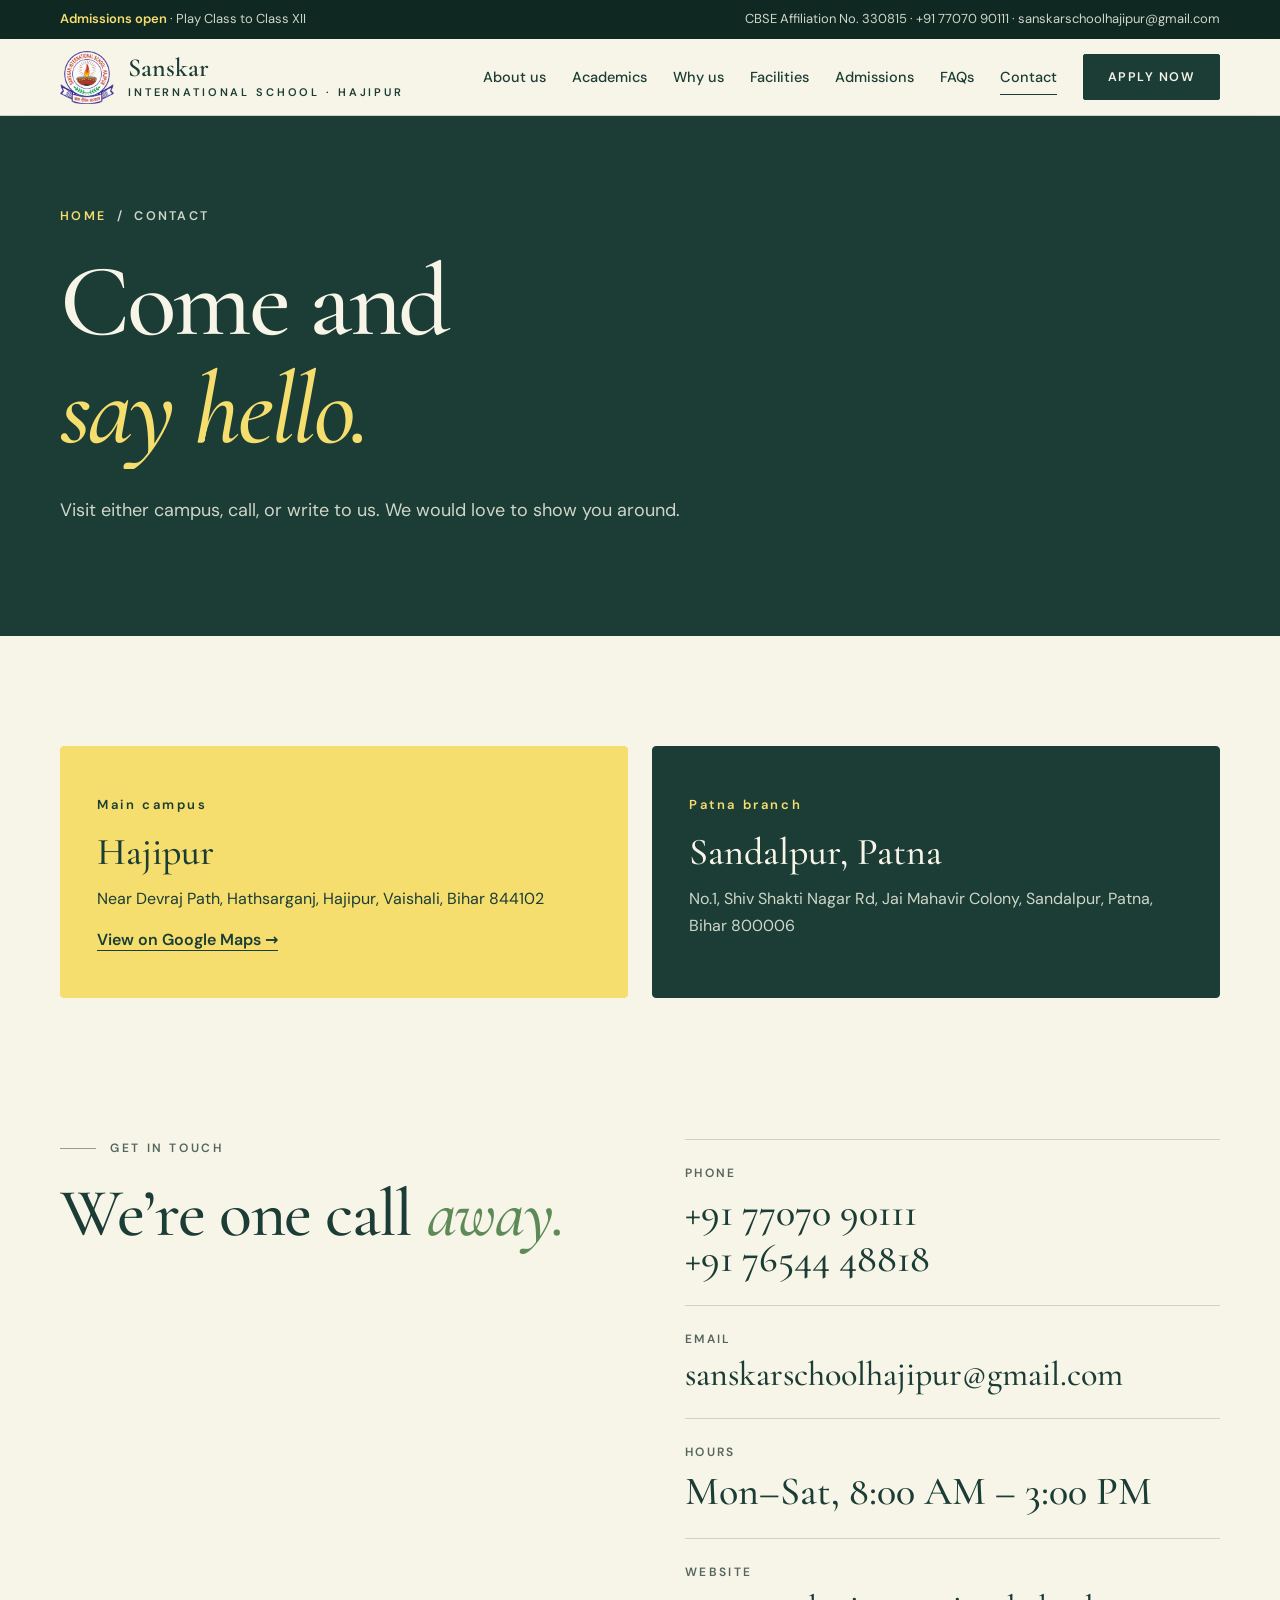
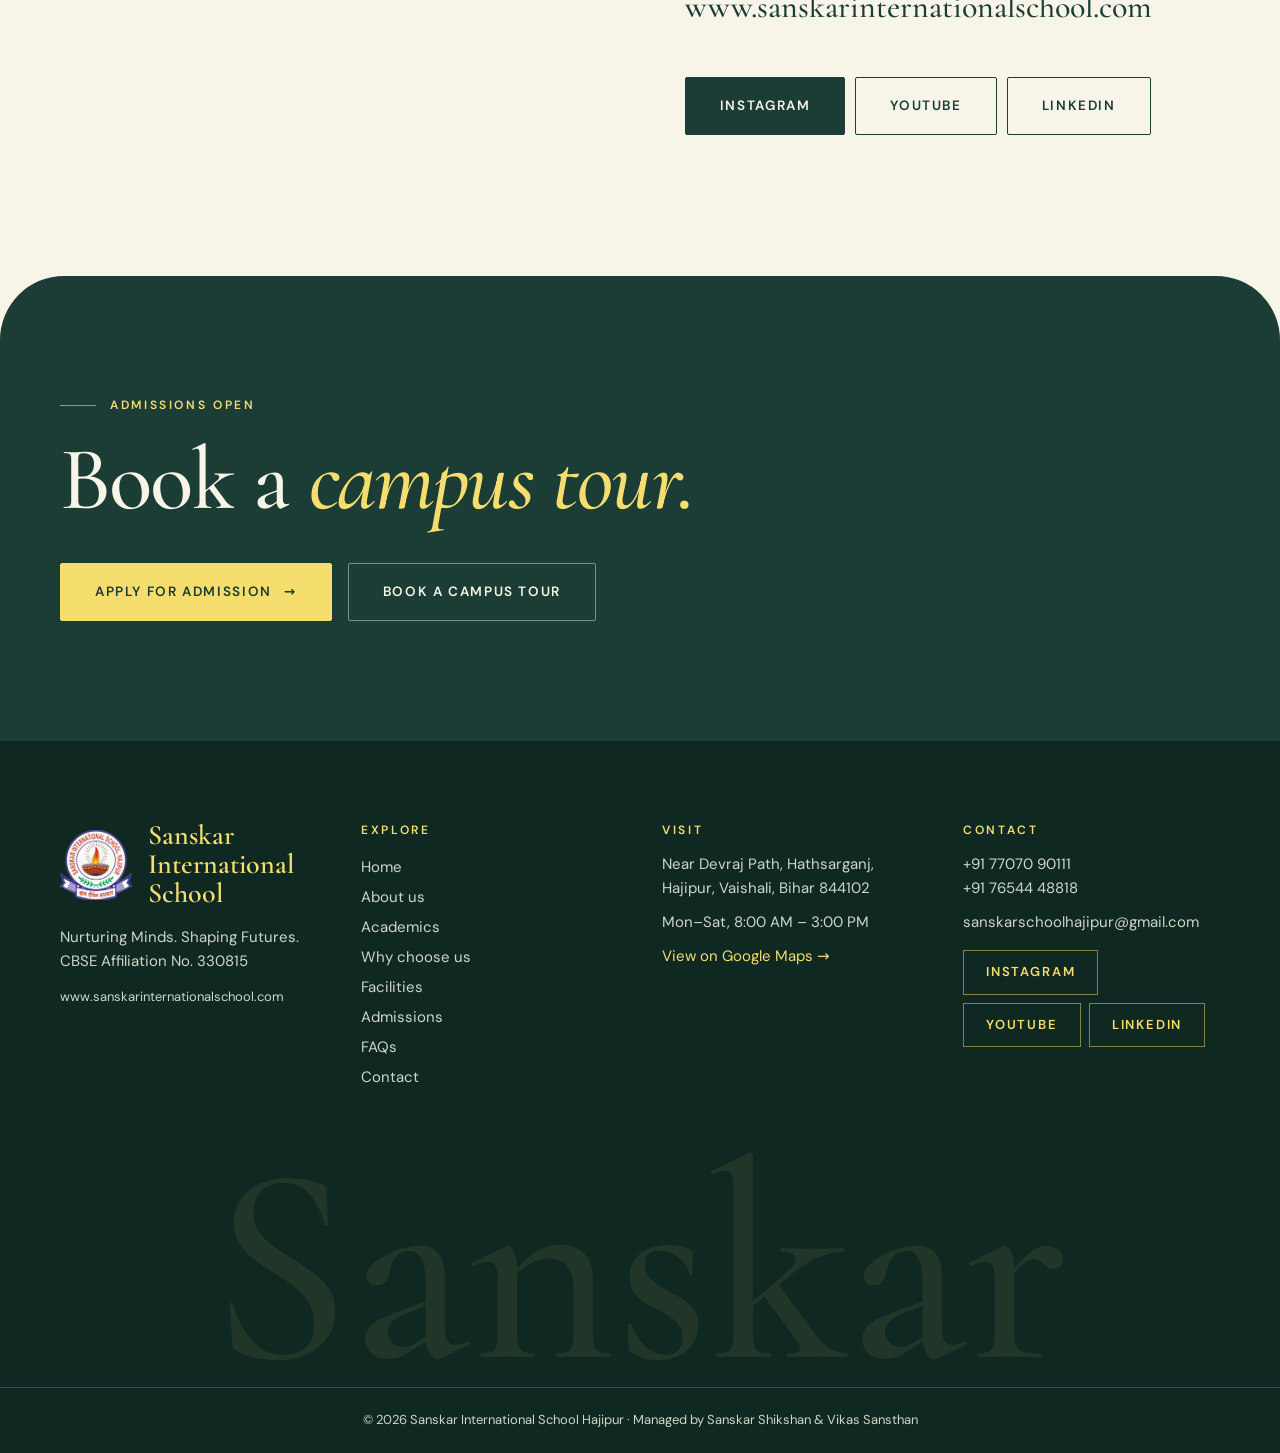
<file: contact.html>
<!doctype html>
<html lang="en-IN">
<head>
<meta charset="utf-8"><meta name="viewport" content="width=device-width,initial-scale=1">
<title>Contact | Sanskar International School Hajipur</title>
<meta name="description" content="Visit, call or write to Sanskar International School: Hajipur and Sandalpur (Patna) campuses. Phone +91 77070 90111. Mon-Sat 8 AM to 3 PM.">
<link rel="canonical" href="https://www.sanskarinternationalschool.com/contact.html">
<meta name="theme-color" content="#1B3D35">
<meta property="og:type" content="website"><meta property="og:site_name" content="Sanskar International School Hajipur"><meta property="og:title" content="Contact | Sanskar International School Hajipur"><meta property="og:description" content="Visit, call or write to Sanskar International School: Hajipur and Sandalpur (Patna) campuses. Phone +91 77070 90111. Mon-Sat 8 AM to 3 PM."><meta property="og:url" content="https://www.sanskarinternationalschool.com/contact.html"><meta property="og:image" content="https://www.sanskarinternationalschool.com/assets/img/og.jpg"><meta name="twitter:card" content="summary_large_image">
<link rel="icon" type="image/png" href="assets/img/favicon-64.png"><link rel="apple-touch-icon" href="assets/img/apple-touch-icon.png">
<link rel="preload" href="assets/fonts/cormorant-garamond-latin-500-normal.woff2" as="font" type="font/woff2" crossorigin><link rel="preload" href="assets/fonts/dm-sans-latin-400-normal.woff2" as="font" type="font/woff2" crossorigin>
<link rel="stylesheet" href="css/site.css">
<noscript><style>.cv{display:none}.ln>span,.fi,.rv,.rvl,.rvr,.zi,.sw>span{transform:none!important;opacity:1!important}.wd span{opacity:1}.imgr:after{display:none}.hz{height:auto!important}.hzs{position:static;height:auto;overflow-x:auto}.hzt{transform:none!important}</style></noscript>
<script type="application/ld+json">{"@context": "https://schema.org", "@type": "School", "name": "Sanskar International School Hajipur", "alternateName": "Sanskar International School", "url": "https://www.sanskarinternationalschool.com/", "logo": "https://www.sanskarinternationalschool.com/assets/img/logo.png", "image": "https://www.sanskarinternationalschool.com/assets/img/og.jpg", "slogan": "Nurturing Minds. Shaping Futures.", "foundingDate": "2009", "description": "CBSE-affiliated, English-medium school in Hajipur, Bihar, offering Play Class to Class XII.", "telephone": "+91-7707090111", "email": "sanskarschoolhajipur@gmail.com", "address": {"@type": "PostalAddress", "streetAddress": "Near Devraj Path, Hathsarganj", "addressLocality": "Hajipur", "addressRegion": "Bihar", "postalCode": "844102", "addressCountry": "IN"}, "sameAs": ["https://www.instagram.com/sanskar_school_hajipur/", "https://www.youtube.com/@SANSKARINTERNATIONALSCHOOLHJP", "https://www.linkedin.com/company/sanskar-international-school-hajipur/"]}</script>
</head>
<body>
<div class="cv" aria-hidden="true"><img src="assets/img/logo.png" alt="" width="130" height="127"></div>
<div class="top"><div class="w"><span><b>Admissions open</b> · Play Class to Class XII</span><span>CBSE Affiliation No. 330815 · +91 77070 90111 · sanskarschoolhajipur@gmail.com</span></div></div>
<header class="hd" id="hd"><div class="w hdi"><a class="brand" href="index.html" aria-label="Sanskar International School Hajipur, home"><img src="assets/img/logo.png" alt="Sanskar International School crest" width="54" height="53"><span class="sf">Sanskar<small>International School · Hajipur</small></span></a><nav class="nav" id="nav" aria-label="Main"><a class="l" href="about.html">About us</a><a class="l" href="academics.html">Academics</a><a class="l" href="why-us.html">Why us</a><a class="l" href="facilities.html">Facilities</a><a class="l" href="admissions.html">Admissions</a><a class="l" href="faqs.html">FAQs</a><a class="l on" href="contact.html">Contact</a><a class="btn bg mag" href="admissions.html" style="padding:12px 24px;font-size:12.5px">Apply now</a></nav><button class="mb" id="mb" aria-label="Menu" aria-expanded="false"><i></i><i></i></button></div><div class="pb"></div></header>
<main id="main">
<section class="ph dk"><div class="w"><p class="bc fi"><a href="index.html">Home</a> &nbsp;/&nbsp; Contact</p><h1 class="sf"><span class="ln"><span style="--d:0.10s">Come and</span></span><span class="ln"><span class="hi" style="--d:0.24s;font-style:italic">say hello.</span></span></h1><p class="lead fi" style="--d:.5s;max-width:660px">Visit either campus, call, or write to us. We would love to show you around.</p></div></section><section class="w" style="padding-top:110px"><div class="g3" style="grid-template-columns:repeat(auto-fit,minmax(min(100%,380px),1fr))"><div class="cd yc rv"><small>Main campus</small><h3>Hajipur</h3><p>Near Devraj Path, Hathsarganj, Hajipur, Vaishali, Bihar 844102</p><p style="margin-top:14px"><a href="https://share.google/PoFi7gJLu2rYc3ULm" target="_blank" rel="noopener" style="border-bottom:1px solid var(--g);font-weight:600">View on Google Maps →</a></p></div><div class="cd dkc rv" style="--i:1"><small>Patna branch</small><h3>Sandalpur, Patna</h3><p>No.1, Shiv Shakti Nagar Rd, Jai Mahavir Colony, Sandalpur, Patna, Bihar 800006</p></div></div></section>
<section class="w sp two" style="align-items:start"><div><p class="eb rv">Get in touch</p><h2 class="h2 split">We’re one call <i>away.</i></h2></div><div class="rv"><div class="ci"><p class="lb" style="margin:0 0 6px">Phone</p><a href="tel:+917707090111">+91 77070 90111</a><a href="tel:+917654448818">+91 76544 48818</a></div><div class="ci"><p class="lb" style="margin:0 0 6px">Email</p><a href="mailto:sanskarschoolhajipur@gmail.com" style="font-size:clamp(22px,2.8vw,34px)">sanskarschoolhajipur@gmail.com</a></div><div class="ci"><p class="lb" style="margin:0 0 6px">Hours</p><span class="v">Mon–Sat, 8:00 AM – 3:00 PM</span></div><div class="ci"><p class="lb" style="margin:0 0 6px">Website</p><span class="v" style="font-size:clamp(22px,2.8vw,32px)">www.sanskarinternationalschool.com</span></div><div style="display:flex;flex-wrap:wrap;gap:10px;margin-top:28px"><a class="btn bg" target="_blank" rel="noopener" href="https://www.instagram.com/sanskar_school_hajipur/">Instagram</a><a class="btn bo" target="_blank" rel="noopener" href="https://www.youtube.com/@SANSKARINTERNATIONALSCHOOLHJP">YouTube</a><a class="btn bo" target="_blank" rel="noopener" href="https://www.linkedin.com/company/sanskar-international-school-hajipur/">LinkedIn</a></div></div></section><section class="dk dome" style="margin-top:clamp(90px,11vw,150px)"><div class="w" style="display:flex;flex-wrap:wrap;justify-content:space-between;align-items:flex-end;gap:40px;padding-top:120px;padding-bottom:120px"><div class="rv"><p class="eb">Admissions open</p><h2 class="h2 split" style="font-size:clamp(46px,7vw,96px);line-height:.96">Book a <i>campus tour.</i></h2></div><div class="rv" style="display:flex;flex-wrap:wrap;gap:16px;--i:2"><a class="btn by mag" href="admissions.html">Apply for admission <i>→</i></a><a class="btn bl" href="tel:+917707090111">Book a campus tour</a></div></div></section>
</main>
<footer class="dd ft"><div class="w fgrid">
<div><a href="index.html" style="display:flex;align-items:center;gap:16px;margin-bottom:16px"><img src="assets/img/logo.png" alt="Sanskar crest" width="72" height="70" loading="lazy"><span class="sf" style="font-size:28px;color:var(--y);font-weight:600;line-height:1.05">Sanskar International School</span></a><p style="margin:0 0 14px">Nurturing Minds. Shaping Futures.<br>CBSE Affiliation No. 330815</p><p style="margin:0;font-size:13px">www.sanskarinternationalschool.com</p></div>
<div class="fl"><p class="ftl">Explore</p><a href="index.html">Home</a><a href="about.html">About us</a><a href="academics.html">Academics</a><a href="why-us.html">Why choose us</a><a href="facilities.html">Facilities</a><a href="admissions.html">Admissions</a><a href="faqs.html">FAQs</a><a href="contact.html">Contact</a></div>
<div><p class="ftl">Visit</p><p style="margin:0">Near Devraj Path, Hathsarganj, Hajipur, Vaishali, Bihar 844102</p><p style="margin:10px 0 0">Mon–Sat, 8:00 AM – 3:00 PM</p><p style="margin:10px 0 0"><a href="https://share.google/PoFi7gJLu2rYc3ULm" target="_blank" rel="noopener" style="color:var(--y)">View on Google Maps →</a></p></div>
<div><p class="ftl">Contact</p><p style="margin:0"><a href="tel:+917707090111">+91 77070 90111</a><br><a href="tel:+917654448818">+91 76544 48818</a></p><p style="margin:10px 0 16px"><a href="mailto:sanskarschoolhajipur@gmail.com">sanskarschoolhajipur@gmail.com</a></p><a class="sl" target="_blank" rel="noopener" href="https://www.instagram.com/sanskar_school_hajipur/">Instagram</a><a class="sl" target="_blank" rel="noopener" href="https://www.youtube.com/@SANSKARINTERNATIONALSCHOOLHJP">YouTube</a><a class="sl" target="_blank" rel="noopener" href="https://www.linkedin.com/company/sanskar-international-school-hajipur/">LinkedIn</a></div>
</div><div aria-hidden="true" class="big">Sanskar</div>
<div style="border-top:1px solid rgba(245,221,110,.2);text-align:center;padding:22px;font-size:13px">© 2026 Sanskar International School Hajipur · Managed by Sanskar Shikshan &amp; Vikas Sansthan</div></footer>
<div class="fx"><a class="ph2" href="tel:+917707090111">Call</a><a class="ap" href="admissions.html">Apply now →</a></div>
<script src="js/site.js" defer></script>
</body>
</html>
</file>
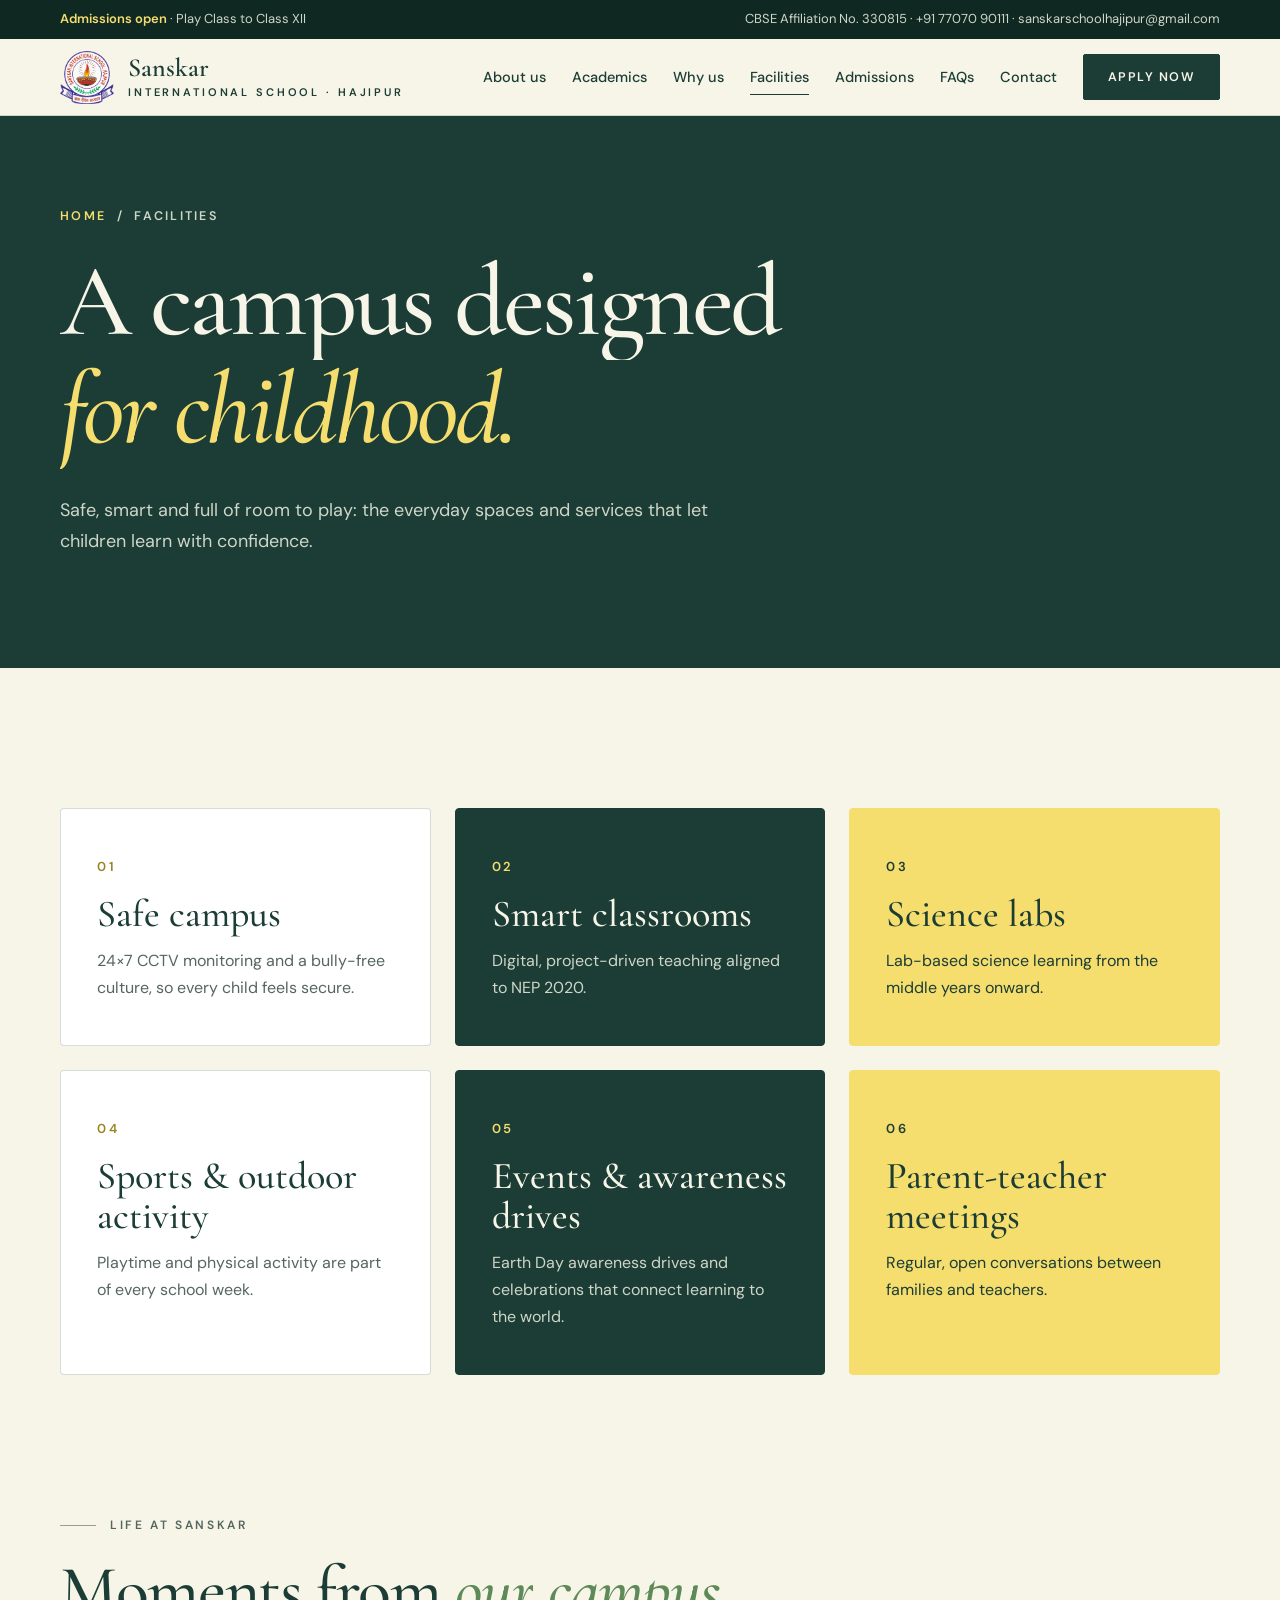
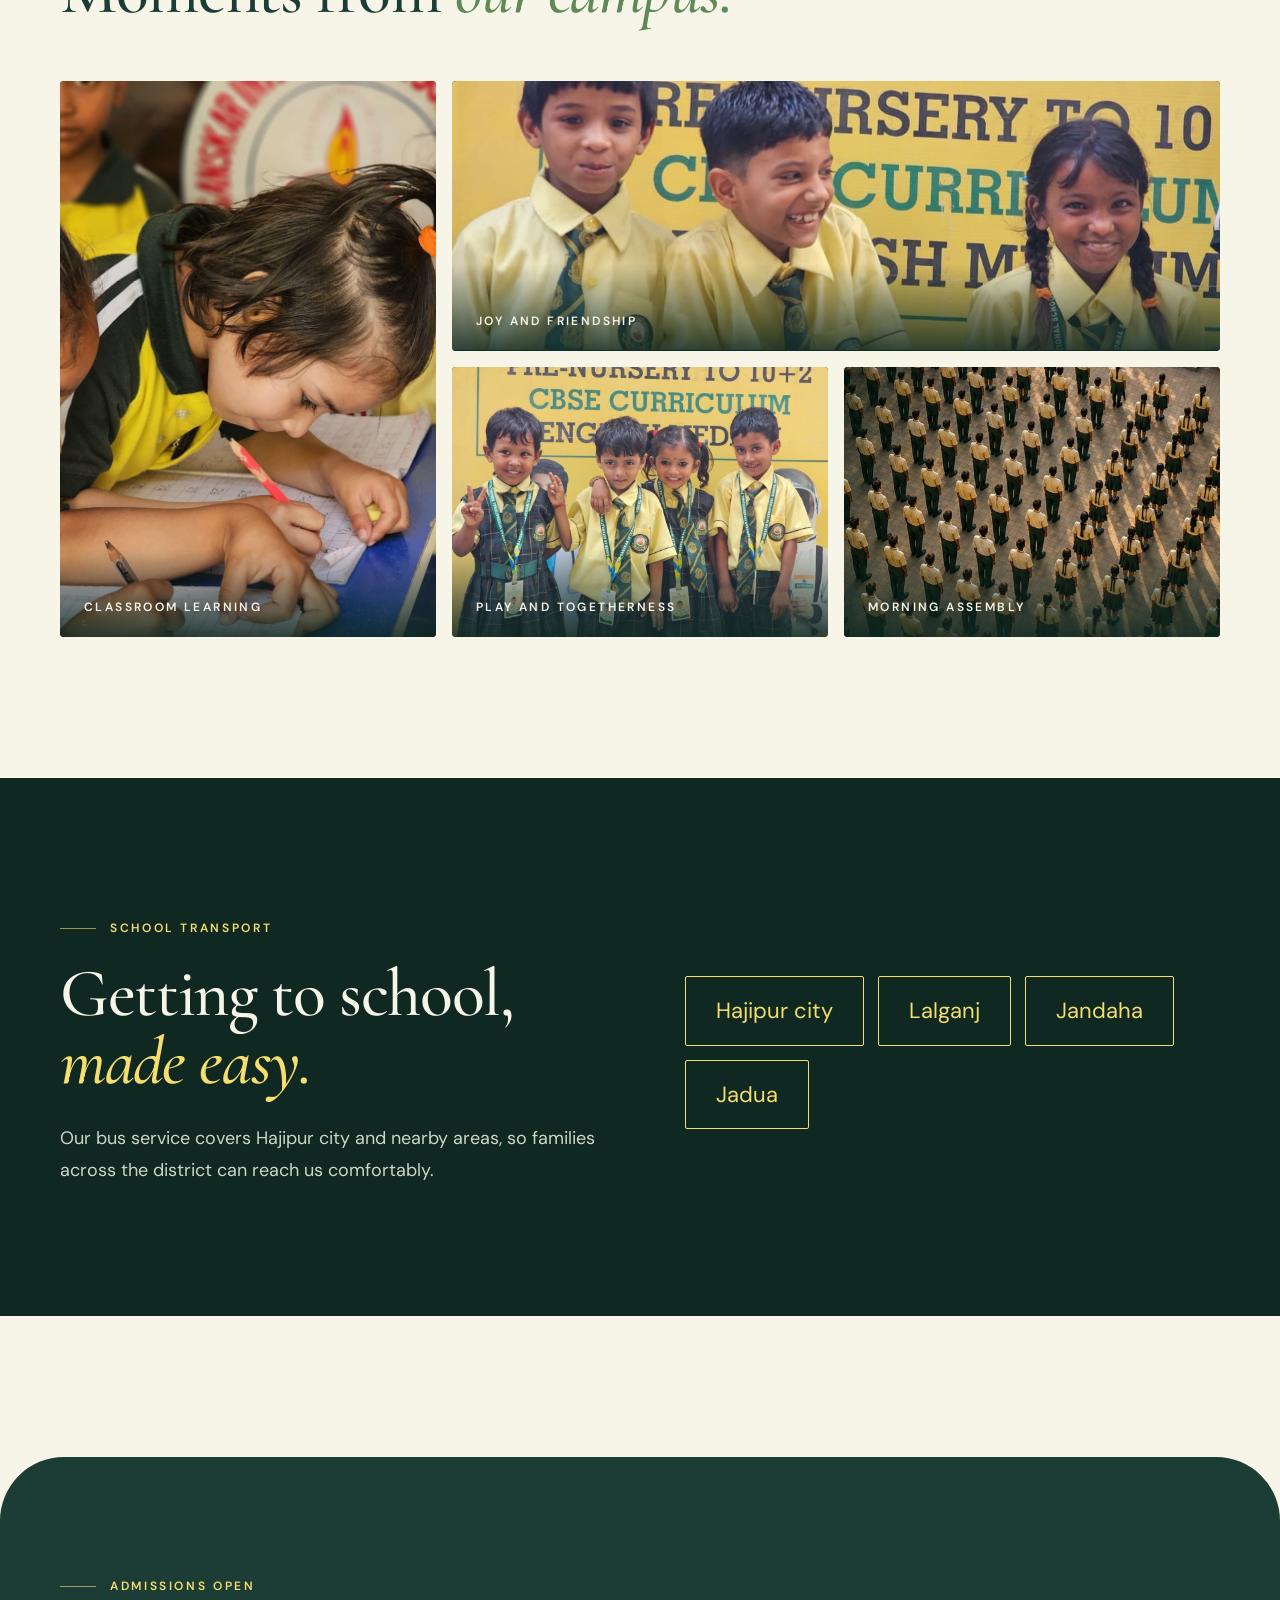
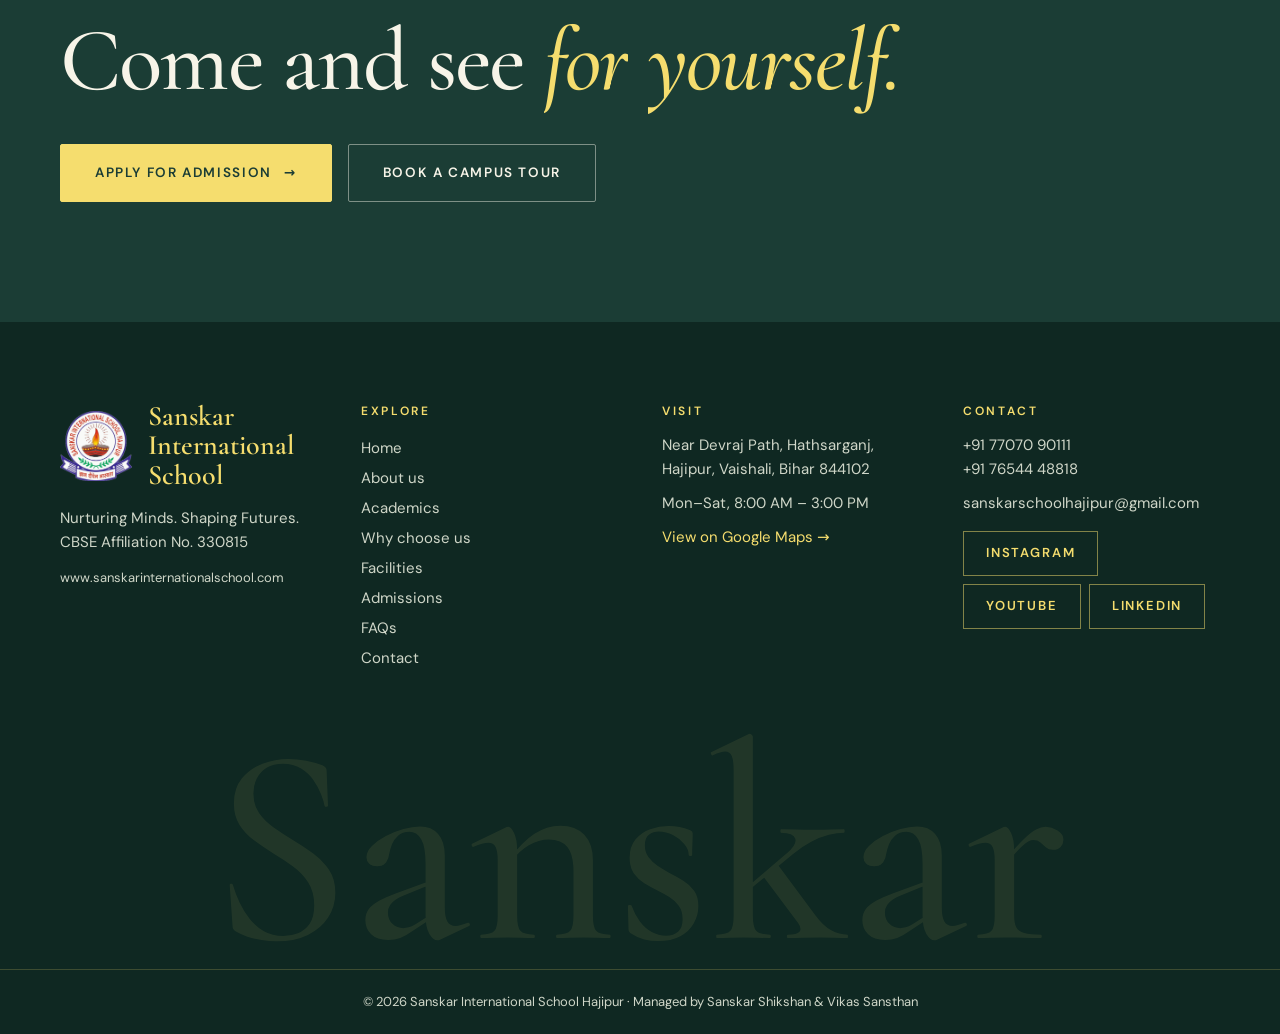
<file: facilities.html>
<!doctype html>
<html lang="en-IN">
<head>
<meta charset="utf-8"><meta name="viewport" content="width=device-width,initial-scale=1">
<title>Facilities | Safe Smart Campus | Sanskar International School Hajipur</title>
<meta name="description" content="24x7 CCTV safety, smart classrooms, science labs, sports, events and school transport covering Hajipur city, Lalganj, Jandaha and Jadua.">
<link rel="canonical" href="https://www.sanskarinternationalschool.com/facilities.html">
<meta name="theme-color" content="#1B3D35">
<meta property="og:type" content="website"><meta property="og:site_name" content="Sanskar International School Hajipur"><meta property="og:title" content="Facilities | Safe Smart Campus | Sanskar International School Hajipur"><meta property="og:description" content="24x7 CCTV safety, smart classrooms, science labs, sports, events and school transport covering Hajipur city, Lalganj, Jandaha and Jadua."><meta property="og:url" content="https://www.sanskarinternationalschool.com/facilities.html"><meta property="og:image" content="https://www.sanskarinternationalschool.com/assets/img/og.jpg"><meta name="twitter:card" content="summary_large_image">
<link rel="icon" type="image/png" href="assets/img/favicon-64.png"><link rel="apple-touch-icon" href="assets/img/apple-touch-icon.png">
<link rel="preload" href="assets/fonts/cormorant-garamond-latin-500-normal.woff2" as="font" type="font/woff2" crossorigin><link rel="preload" href="assets/fonts/dm-sans-latin-400-normal.woff2" as="font" type="font/woff2" crossorigin>
<link rel="stylesheet" href="css/site.css">
<noscript><style>.cv{display:none}.ln>span,.fi,.rv,.rvl,.rvr,.zi,.sw>span{transform:none!important;opacity:1!important}.wd span{opacity:1}.imgr:after{display:none}.hz{height:auto!important}.hzs{position:static;height:auto;overflow-x:auto}.hzt{transform:none!important}</style></noscript>
<script type="application/ld+json">{"@context": "https://schema.org", "@type": "School", "name": "Sanskar International School Hajipur", "alternateName": "Sanskar International School", "url": "https://www.sanskarinternationalschool.com/", "logo": "https://www.sanskarinternationalschool.com/assets/img/logo.png", "image": "https://www.sanskarinternationalschool.com/assets/img/og.jpg", "slogan": "Nurturing Minds. Shaping Futures.", "foundingDate": "2009", "description": "CBSE-affiliated, English-medium school in Hajipur, Bihar, offering Play Class to Class XII.", "telephone": "+91-7707090111", "email": "sanskarschoolhajipur@gmail.com", "address": {"@type": "PostalAddress", "streetAddress": "Near Devraj Path, Hathsarganj", "addressLocality": "Hajipur", "addressRegion": "Bihar", "postalCode": "844102", "addressCountry": "IN"}, "sameAs": ["https://www.instagram.com/sanskar_school_hajipur/", "https://www.youtube.com/@SANSKARINTERNATIONALSCHOOLHJP", "https://www.linkedin.com/company/sanskar-international-school-hajipur/"]}</script>
</head>
<body>
<div class="cv" aria-hidden="true"><img src="assets/img/logo.png" alt="" width="130" height="127"></div>
<div class="top"><div class="w"><span><b>Admissions open</b> · Play Class to Class XII</span><span>CBSE Affiliation No. 330815 · +91 77070 90111 · sanskarschoolhajipur@gmail.com</span></div></div>
<header class="hd" id="hd"><div class="w hdi"><a class="brand" href="index.html" aria-label="Sanskar International School Hajipur, home"><img src="assets/img/logo.png" alt="Sanskar International School crest" width="54" height="53"><span class="sf">Sanskar<small>International School · Hajipur</small></span></a><nav class="nav" id="nav" aria-label="Main"><a class="l" href="about.html">About us</a><a class="l" href="academics.html">Academics</a><a class="l" href="why-us.html">Why us</a><a class="l on" href="facilities.html">Facilities</a><a class="l" href="admissions.html">Admissions</a><a class="l" href="faqs.html">FAQs</a><a class="l" href="contact.html">Contact</a><a class="btn bg mag" href="admissions.html" style="padding:12px 24px;font-size:12.5px">Apply now</a></nav><button class="mb" id="mb" aria-label="Menu" aria-expanded="false"><i></i><i></i></button></div><div class="pb"></div></header>
<main id="main">
<section class="ph dk"><div class="w"><p class="bc fi"><a href="index.html">Home</a> &nbsp;/&nbsp; Facilities</p><h1 class="sf"><span class="ln"><span style="--d:0.10s">A campus designed</span></span><span class="ln"><span class="hi" style="--d:0.24s;font-style:italic">for childhood.</span></span></h1><p class="lead fi" style="--d:.5s;max-width:660px">Safe, smart and full of room to play: the everyday spaces and services that let children learn with confidence.</p></div></section><section class="w sp"><div class="g3"><div class="cd rv " style="--i:0"><small>01</small><h3>Safe campus</h3><p>24×7 CCTV monitoring and a bully-free culture, so every child feels secure.</p></div><div class="cd rv dkc" style="--i:1"><small>02</small><h3>Smart classrooms</h3><p>Digital, project-driven teaching aligned to NEP 2020.</p></div><div class="cd rv yc" style="--i:2"><small>03</small><h3>Science labs</h3><p>Lab-based science learning from the middle years onward.</p></div><div class="cd rv " style="--i:3"><small>04</small><h3>Sports &amp; outdoor activity</h3><p>Playtime and physical activity are part of every school week.</p></div><div class="cd rv dkc" style="--i:4"><small>05</small><h3>Events &amp; awareness drives</h3><p>Earth Day awareness drives and celebrations that connect learning to the world.</p></div><div class="cd rv yc" style="--i:5"><small>06</small><h3>Parent-teacher meetings</h3><p>Regular, open conversations between families and teachers.</p></div></div></section><section class="w sp"><div style="margin-bottom:56px"><p class="eb rv">Life at Sanskar</p><h2 class="h2 split">Moments from <i>our campus.</i></h2></div><div class="mo"><div class="fg imgr t1"><img src="assets/img/write.jpg" alt="A student writing in her notebook" style="object-position:50% 30%" data-par="40" loading="lazy"><div class="cap">Classroom learning</div></div><div class="fg imgr t2"><img src="assets/img/trio.jpg" alt="Three students laughing together" style="object-position:50% 28%" data-par="40" loading="lazy"><div class="cap">Joy and friendship</div></div><div class="fg imgr t3"><img src="assets/img/four.jpg" alt="Four students posing together" style="object-position:50% 40%" data-par="40" loading="lazy"><div class="cap">Play and togetherness</div></div><div class="fg imgr t4"><img src="assets/img/nation.jpg" alt="Students in rows at morning assembly" style="object-position:50% 40%" data-par="40" loading="lazy"><div class="cap">Morning assembly</div></div></div></section><section class="dd sp" style="margin-top:clamp(90px,11vw,150px);padding-bottom:130px"><div class="w two"><div class="rv"><p class="eb">School transport</p><h2 class="h2">Getting to school, <i>made easy.</i></h2><p class="lead" style="margin-top:28px">Our bus service covers Hajipur city and nearby areas, so families across the district can reach us comfortably.</p></div><div class="rv" style="display:flex;flex-wrap:wrap;gap:14px;--i:2"><span class="chip" style="color:var(--y);font-size:22px;padding:16px 30px">Hajipur city</span><span class="chip" style="color:var(--y);font-size:22px;padding:16px 30px">Lalganj</span><span class="chip" style="color:var(--y);font-size:22px;padding:16px 30px">Jandaha</span><span class="chip" style="color:var(--y);font-size:22px;padding:16px 30px">Jadua</span></div></div></section><section class="dk dome" style="margin-top:clamp(90px,11vw,150px)"><div class="w" style="display:flex;flex-wrap:wrap;justify-content:space-between;align-items:flex-end;gap:40px;padding-top:120px;padding-bottom:120px"><div class="rv"><p class="eb">Admissions open</p><h2 class="h2 split" style="font-size:clamp(46px,7vw,96px);line-height:.96">Come and see <i>for yourself.</i></h2></div><div class="rv" style="display:flex;flex-wrap:wrap;gap:16px;--i:2"><a class="btn by mag" href="admissions.html">Apply for admission <i>→</i></a><a class="btn bl" href="tel:+917707090111">Book a campus tour</a></div></div></section>
</main>
<footer class="dd ft"><div class="w fgrid">
<div><a href="index.html" style="display:flex;align-items:center;gap:16px;margin-bottom:16px"><img src="assets/img/logo.png" alt="Sanskar crest" width="72" height="70" loading="lazy"><span class="sf" style="font-size:28px;color:var(--y);font-weight:600;line-height:1.05">Sanskar International School</span></a><p style="margin:0 0 14px">Nurturing Minds. Shaping Futures.<br>CBSE Affiliation No. 330815</p><p style="margin:0;font-size:13px">www.sanskarinternationalschool.com</p></div>
<div class="fl"><p class="ftl">Explore</p><a href="index.html">Home</a><a href="about.html">About us</a><a href="academics.html">Academics</a><a href="why-us.html">Why choose us</a><a href="facilities.html">Facilities</a><a href="admissions.html">Admissions</a><a href="faqs.html">FAQs</a><a href="contact.html">Contact</a></div>
<div><p class="ftl">Visit</p><p style="margin:0">Near Devraj Path, Hathsarganj, Hajipur, Vaishali, Bihar 844102</p><p style="margin:10px 0 0">Mon–Sat, 8:00 AM – 3:00 PM</p><p style="margin:10px 0 0"><a href="https://share.google/PoFi7gJLu2rYc3ULm" target="_blank" rel="noopener" style="color:var(--y)">View on Google Maps →</a></p></div>
<div><p class="ftl">Contact</p><p style="margin:0"><a href="tel:+917707090111">+91 77070 90111</a><br><a href="tel:+917654448818">+91 76544 48818</a></p><p style="margin:10px 0 16px"><a href="mailto:sanskarschoolhajipur@gmail.com">sanskarschoolhajipur@gmail.com</a></p><a class="sl" target="_blank" rel="noopener" href="https://www.instagram.com/sanskar_school_hajipur/">Instagram</a><a class="sl" target="_blank" rel="noopener" href="https://www.youtube.com/@SANSKARINTERNATIONALSCHOOLHJP">YouTube</a><a class="sl" target="_blank" rel="noopener" href="https://www.linkedin.com/company/sanskar-international-school-hajipur/">LinkedIn</a></div>
</div><div aria-hidden="true" class="big">Sanskar</div>
<div style="border-top:1px solid rgba(245,221,110,.2);text-align:center;padding:22px;font-size:13px">© 2026 Sanskar International School Hajipur · Managed by Sanskar Shikshan &amp; Vikas Sansthan</div></footer>
<div class="fx"><a class="ph2" href="tel:+917707090111">Call</a><a class="ap" href="admissions.html">Apply now →</a></div>
<script src="js/site.js" defer></script>
</body>
</html>
</file>
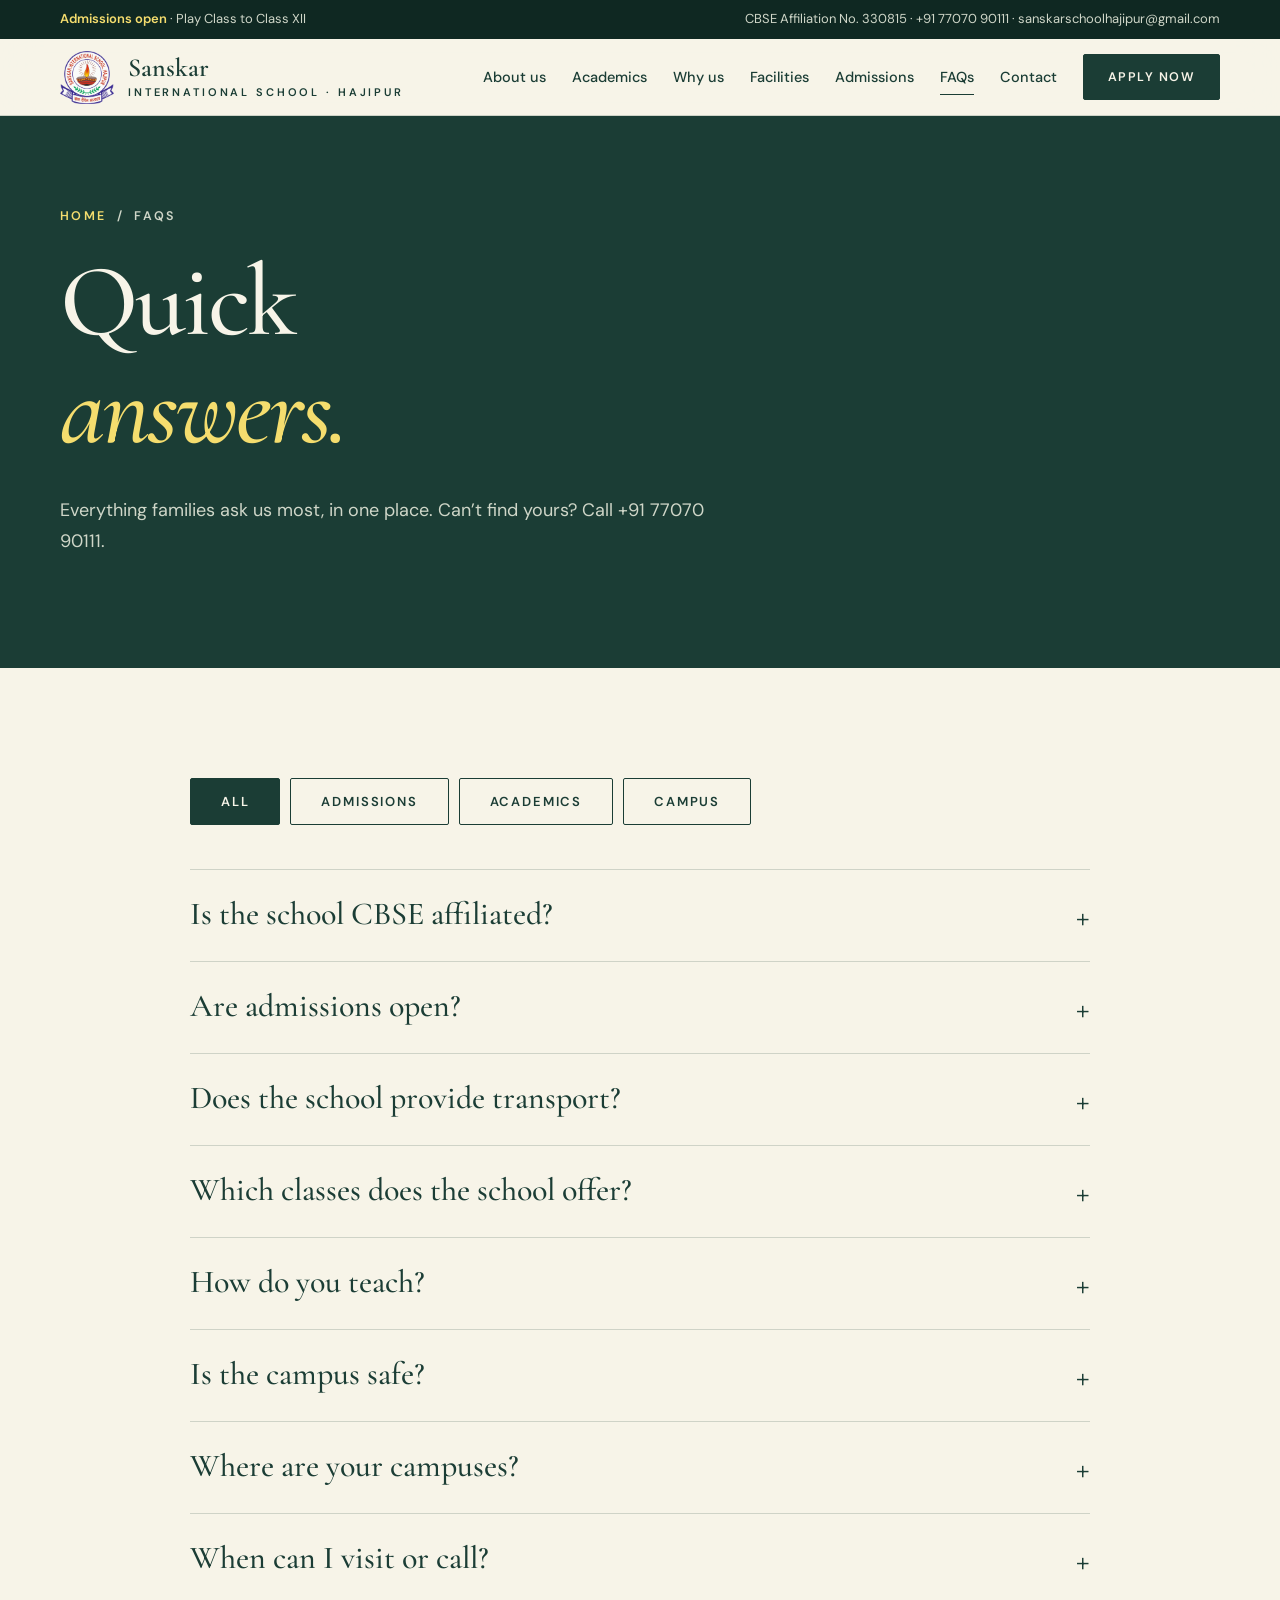
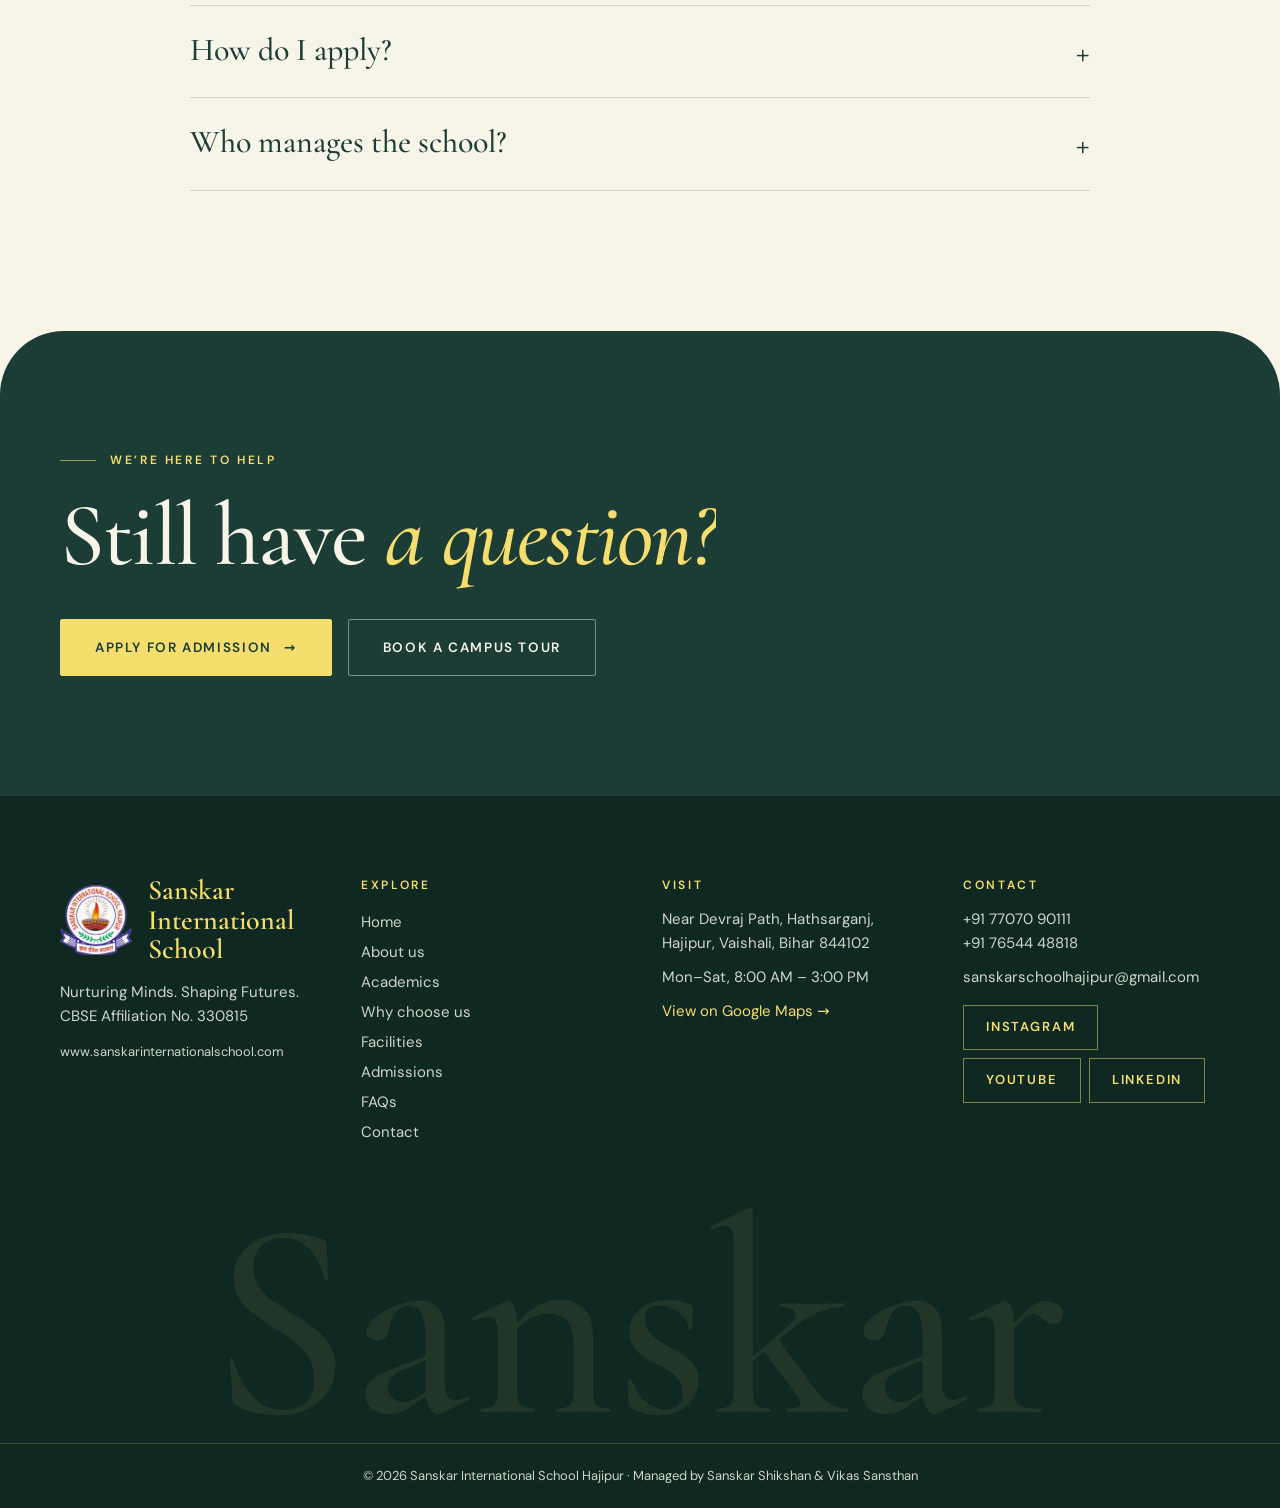
<file: faqs.html>
<!doctype html>
<html lang="en-IN">
<head>
<meta charset="utf-8"><meta name="viewport" content="width=device-width,initial-scale=1">
<title>FAQs | Sanskar International School Hajipur</title>
<meta name="description" content="Answers about CBSE affiliation, admissions, transport, safety, timings and campuses at Sanskar International School Hajipur.">
<link rel="canonical" href="https://www.sanskarinternationalschool.com/faqs.html">
<meta name="theme-color" content="#1B3D35">
<meta property="og:type" content="website"><meta property="og:site_name" content="Sanskar International School Hajipur"><meta property="og:title" content="FAQs | Sanskar International School Hajipur"><meta property="og:description" content="Answers about CBSE affiliation, admissions, transport, safety, timings and campuses at Sanskar International School Hajipur."><meta property="og:url" content="https://www.sanskarinternationalschool.com/faqs.html"><meta property="og:image" content="https://www.sanskarinternationalschool.com/assets/img/og.jpg"><meta name="twitter:card" content="summary_large_image">
<link rel="icon" type="image/png" href="assets/img/favicon-64.png"><link rel="apple-touch-icon" href="assets/img/apple-touch-icon.png">
<link rel="preload" href="assets/fonts/cormorant-garamond-latin-500-normal.woff2" as="font" type="font/woff2" crossorigin><link rel="preload" href="assets/fonts/dm-sans-latin-400-normal.woff2" as="font" type="font/woff2" crossorigin>
<link rel="stylesheet" href="css/site.css">
<noscript><style>.cv{display:none}.ln>span,.fi,.rv,.rvl,.rvr,.zi,.sw>span{transform:none!important;opacity:1!important}.wd span{opacity:1}.imgr:after{display:none}.hz{height:auto!important}.hzs{position:static;height:auto;overflow-x:auto}.hzt{transform:none!important}</style></noscript>
<script type="application/ld+json">{"@context": "https://schema.org", "@type": "School", "name": "Sanskar International School Hajipur", "alternateName": "Sanskar International School", "url": "https://www.sanskarinternationalschool.com/", "logo": "https://www.sanskarinternationalschool.com/assets/img/logo.png", "image": "https://www.sanskarinternationalschool.com/assets/img/og.jpg", "slogan": "Nurturing Minds. Shaping Futures.", "foundingDate": "2009", "description": "CBSE-affiliated, English-medium school in Hajipur, Bihar, offering Play Class to Class XII.", "telephone": "+91-7707090111", "email": "sanskarschoolhajipur@gmail.com", "address": {"@type": "PostalAddress", "streetAddress": "Near Devraj Path, Hathsarganj", "addressLocality": "Hajipur", "addressRegion": "Bihar", "postalCode": "844102", "addressCountry": "IN"}, "sameAs": ["https://www.instagram.com/sanskar_school_hajipur/", "https://www.youtube.com/@SANSKARINTERNATIONALSCHOOLHJP", "https://www.linkedin.com/company/sanskar-international-school-hajipur/"]}</script><script type="application/ld+json">{"@context": "https://schema.org", "@type": "FAQPage", "mainEntity": [{"@type": "Question", "name": "Is the school CBSE affiliated?", "acceptedAnswer": {"@type": "Answer", "text": "Yes. The school is officially CBSE-affiliated (Affiliation No. 330815), offering Play Class through Class XII with Science, Commerce and Arts streams."}}, {"@type": "Question", "name": "Are admissions open?", "acceptedAnswer": {"@type": "Answer", "text": "Yes, for all classes at both our Hajipur and Patna campuses. Call +91 77070 90111 for the current session and dates."}}, {"@type": "Question", "name": "Does the school provide transport?", "acceptedAnswer": {"@type": "Answer", "text": "Yes. Our bus service covers Hajipur city, Lalganj, Jandaha and Jadua."}}, {"@type": "Question", "name": "Which classes does the school offer?", "acceptedAnswer": {"@type": "Answer", "text": "Play Class to Class XII, with Science, Commerce and Arts streams at senior secondary level."}}, {"@type": "Question", "name": "How do you teach?", "acceptedAnswer": {"@type": "Answer", "text": "Activity-based, experiential classrooms with smart, project-driven teaching aligned to NEP 2020, so understanding comes before memorisation."}}, {"@type": "Question", "name": "Is the campus safe?", "acceptedAnswer": {"@type": "Answer", "text": "Yes. The campus is monitored by 24×7 CCTV and we maintain a bully-free environment for every student."}}, {"@type": "Question", "name": "Where are your campuses?", "acceptedAnswer": {"@type": "Answer", "text": "Hajipur: Near Devraj Path, Hathsarganj, Hajipur, Vaishali, Bihar 844102. Patna: No.1, Shiv Shakti Nagar Rd, Jai Mahavir Colony, Sandalpur, Patna, Bihar 800006."}}, {"@type": "Question", "name": "When can I visit or call?", "acceptedAnswer": {"@type": "Answer", "text": "Our campus and office are open Monday to Saturday, 8:00 AM to 3:00 PM."}}, {"@type": "Question", "name": "How do I apply?", "acceptedAnswer": {"@type": "Answer", "text": "Call or email our admissions team, visit the campus, then submit the application form and documents. See the Admissions page for details."}}, {"@type": "Question", "name": "Who manages the school?", "acceptedAnswer": {"@type": "Answer", "text": "The school is run and managed by Sanskar Shikshan & Vikas Sansthan."}}]}</script>
</head>
<body>
<div class="cv" aria-hidden="true"><img src="assets/img/logo.png" alt="" width="130" height="127"></div>
<div class="top"><div class="w"><span><b>Admissions open</b> · Play Class to Class XII</span><span>CBSE Affiliation No. 330815 · +91 77070 90111 · sanskarschoolhajipur@gmail.com</span></div></div>
<header class="hd" id="hd"><div class="w hdi"><a class="brand" href="index.html" aria-label="Sanskar International School Hajipur, home"><img src="assets/img/logo.png" alt="Sanskar International School crest" width="54" height="53"><span class="sf">Sanskar<small>International School · Hajipur</small></span></a><nav class="nav" id="nav" aria-label="Main"><a class="l" href="about.html">About us</a><a class="l" href="academics.html">Academics</a><a class="l" href="why-us.html">Why us</a><a class="l" href="facilities.html">Facilities</a><a class="l" href="admissions.html">Admissions</a><a class="l on" href="faqs.html">FAQs</a><a class="l" href="contact.html">Contact</a><a class="btn bg mag" href="admissions.html" style="padding:12px 24px;font-size:12.5px">Apply now</a></nav><button class="mb" id="mb" aria-label="Menu" aria-expanded="false"><i></i><i></i></button></div><div class="pb"></div></header>
<main id="main">
<section class="ph dk"><div class="w"><p class="bc fi"><a href="index.html">Home</a> &nbsp;/&nbsp; FAQs</p><h1 class="sf"><span class="ln"><span style="--d:0.10s">Quick</span></span><span class="ln"><span class="hi" style="--d:0.24s;font-style:italic">answers.</span></span></h1><p class="lead fi" style="--d:.5s;max-width:660px">Everything families ask us most, in one place. Can’t find yours? Call +91 77070 90111.</p></div></section><section class="w sp" style="max-width:980px;padding-top:110px"><div data-filter><div class="tabs"><button class="tb on" data-f="All">All</button><button class="tb" data-f="Admissions">Admissions</button><button class="tb" data-f="Academics">Academics</button><button class="tb" data-f="Campus">Campus</button></div><details data-c="Academics"><summary>Is the school CBSE affiliated?</summary><p>Yes. The school is officially CBSE-affiliated (Affiliation No. 330815), offering Play Class through Class XII with Science, Commerce and Arts streams.</p></details><details data-c="Admissions"><summary>Are admissions open?</summary><p>Yes, for all classes at both our Hajipur and Patna campuses. Call +91 77070 90111 for the current session and dates.</p></details><details data-c="Campus"><summary>Does the school provide transport?</summary><p>Yes. Our bus service covers Hajipur city, Lalganj, Jandaha and Jadua.</p></details><details data-c="Academics"><summary>Which classes does the school offer?</summary><p>Play Class to Class XII, with Science, Commerce and Arts streams at senior secondary level.</p></details><details data-c="Academics"><summary>How do you teach?</summary><p>Activity-based, experiential classrooms with smart, project-driven teaching aligned to NEP 2020, so understanding comes before memorisation.</p></details><details data-c="Campus"><summary>Is the campus safe?</summary><p>Yes. The campus is monitored by 24×7 CCTV and we maintain a bully-free environment for every student.</p></details><details data-c="Campus"><summary>Where are your campuses?</summary><p>Hajipur: Near Devraj Path, Hathsarganj, Hajipur, Vaishali, Bihar 844102. Patna: No.1, Shiv Shakti Nagar Rd, Jai Mahavir Colony, Sandalpur, Patna, Bihar 800006.</p></details><details data-c="Campus"><summary>When can I visit or call?</summary><p>Our campus and office are open Monday to Saturday, 8:00 AM to 3:00 PM.</p></details><details data-c="Admissions"><summary>How do I apply?</summary><p>Call or email our admissions team, visit the campus, then submit the application form and documents. See the Admissions page for details.</p></details><details data-c="Academics"><summary>Who manages the school?</summary><p>The school is run and managed by Sanskar Shikshan &amp; Vikas Sansthan.</p></details><div class="fqe"></div></div></section><section class="dk dome" style="margin-top:clamp(90px,11vw,150px)"><div class="w" style="display:flex;flex-wrap:wrap;justify-content:space-between;align-items:flex-end;gap:40px;padding-top:120px;padding-bottom:120px"><div class="rv"><p class="eb">We’re here to help</p><h2 class="h2 split" style="font-size:clamp(46px,7vw,96px);line-height:.96">Still have <i>a question?</i></h2></div><div class="rv" style="display:flex;flex-wrap:wrap;gap:16px;--i:2"><a class="btn by mag" href="admissions.html">Apply for admission <i>→</i></a><a class="btn bl" href="tel:+917707090111">Book a campus tour</a></div></div></section>
</main>
<footer class="dd ft"><div class="w fgrid">
<div><a href="index.html" style="display:flex;align-items:center;gap:16px;margin-bottom:16px"><img src="assets/img/logo.png" alt="Sanskar crest" width="72" height="70" loading="lazy"><span class="sf" style="font-size:28px;color:var(--y);font-weight:600;line-height:1.05">Sanskar International School</span></a><p style="margin:0 0 14px">Nurturing Minds. Shaping Futures.<br>CBSE Affiliation No. 330815</p><p style="margin:0;font-size:13px">www.sanskarinternationalschool.com</p></div>
<div class="fl"><p class="ftl">Explore</p><a href="index.html">Home</a><a href="about.html">About us</a><a href="academics.html">Academics</a><a href="why-us.html">Why choose us</a><a href="facilities.html">Facilities</a><a href="admissions.html">Admissions</a><a href="faqs.html">FAQs</a><a href="contact.html">Contact</a></div>
<div><p class="ftl">Visit</p><p style="margin:0">Near Devraj Path, Hathsarganj, Hajipur, Vaishali, Bihar 844102</p><p style="margin:10px 0 0">Mon–Sat, 8:00 AM – 3:00 PM</p><p style="margin:10px 0 0"><a href="https://share.google/PoFi7gJLu2rYc3ULm" target="_blank" rel="noopener" style="color:var(--y)">View on Google Maps →</a></p></div>
<div><p class="ftl">Contact</p><p style="margin:0"><a href="tel:+917707090111">+91 77070 90111</a><br><a href="tel:+917654448818">+91 76544 48818</a></p><p style="margin:10px 0 16px"><a href="mailto:sanskarschoolhajipur@gmail.com">sanskarschoolhajipur@gmail.com</a></p><a class="sl" target="_blank" rel="noopener" href="https://www.instagram.com/sanskar_school_hajipur/">Instagram</a><a class="sl" target="_blank" rel="noopener" href="https://www.youtube.com/@SANSKARINTERNATIONALSCHOOLHJP">YouTube</a><a class="sl" target="_blank" rel="noopener" href="https://www.linkedin.com/company/sanskar-international-school-hajipur/">LinkedIn</a></div>
</div><div aria-hidden="true" class="big">Sanskar</div>
<div style="border-top:1px solid rgba(245,221,110,.2);text-align:center;padding:22px;font-size:13px">© 2026 Sanskar International School Hajipur · Managed by Sanskar Shikshan &amp; Vikas Sansthan</div></footer>
<div class="fx"><a class="ph2" href="tel:+917707090111">Call</a><a class="ap" href="admissions.html">Apply now →</a></div>
<script src="js/site.js" defer></script>
</body>
</html>
</file>
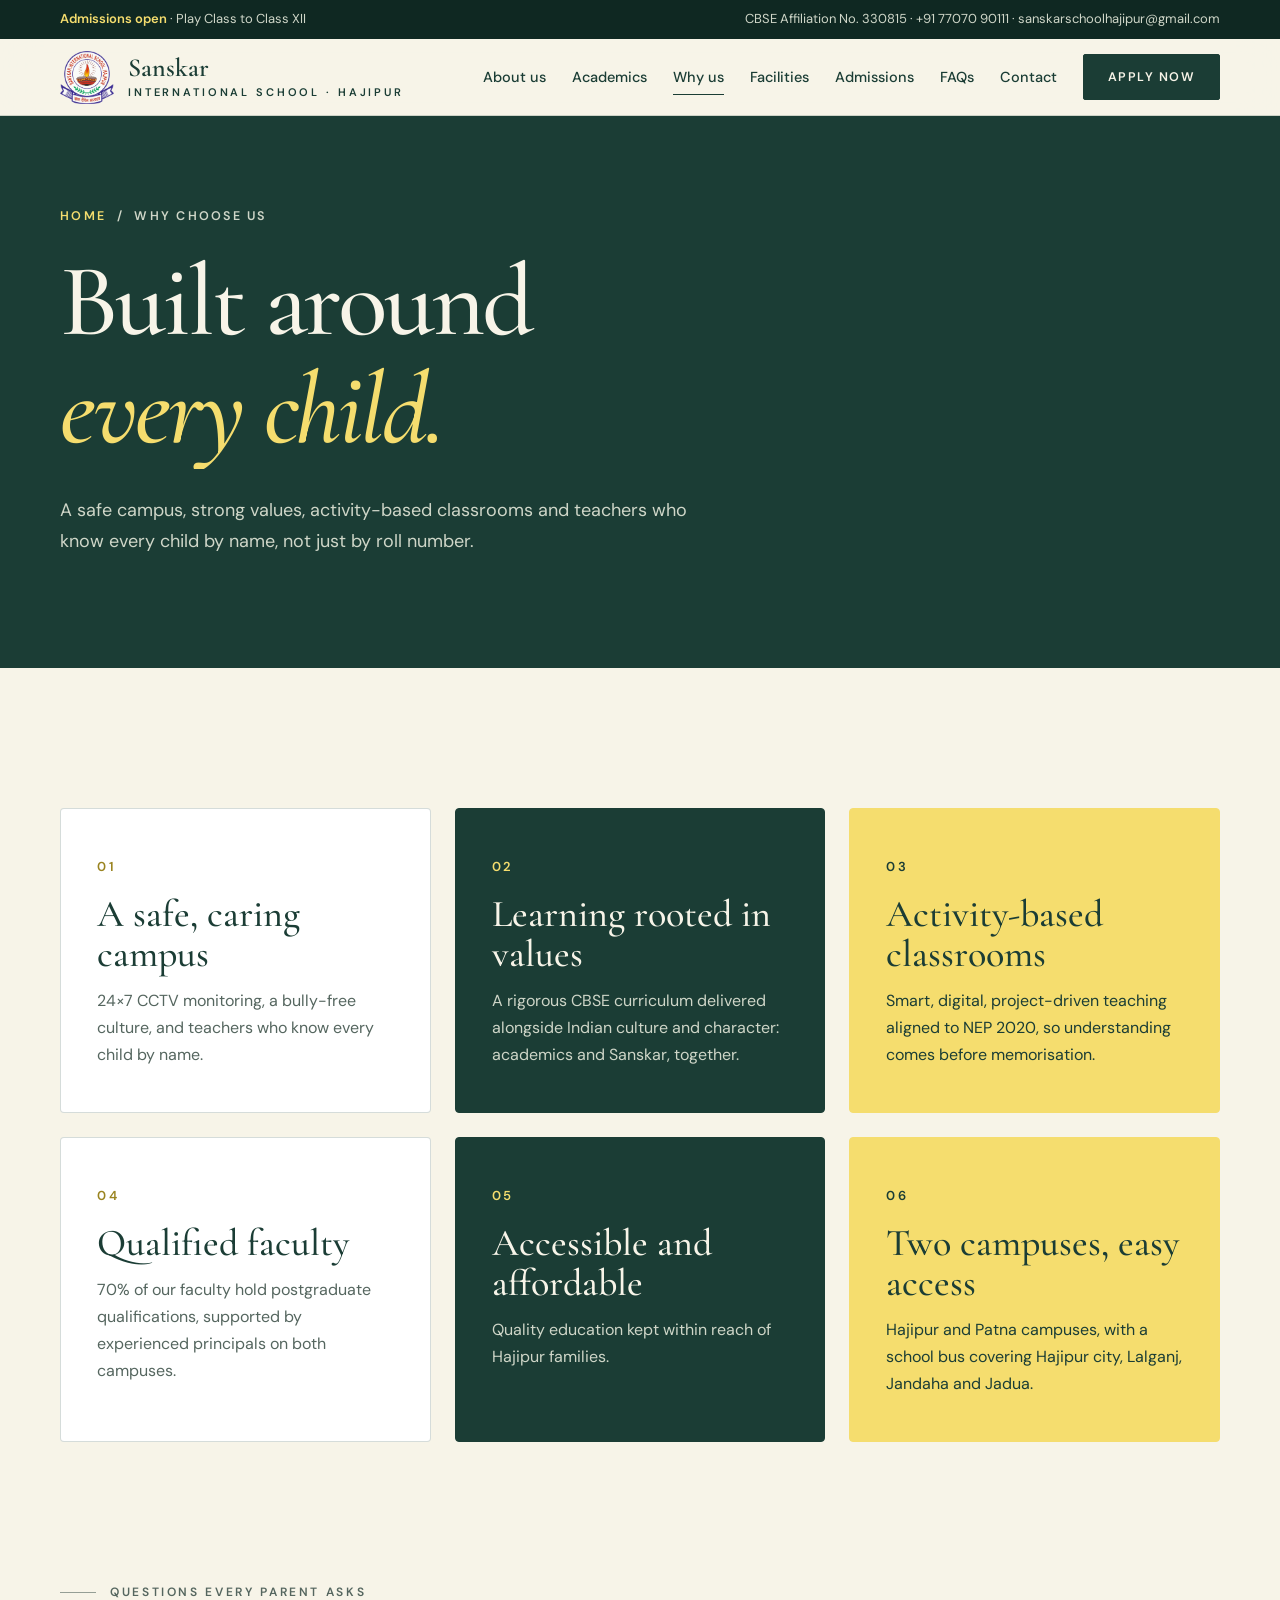
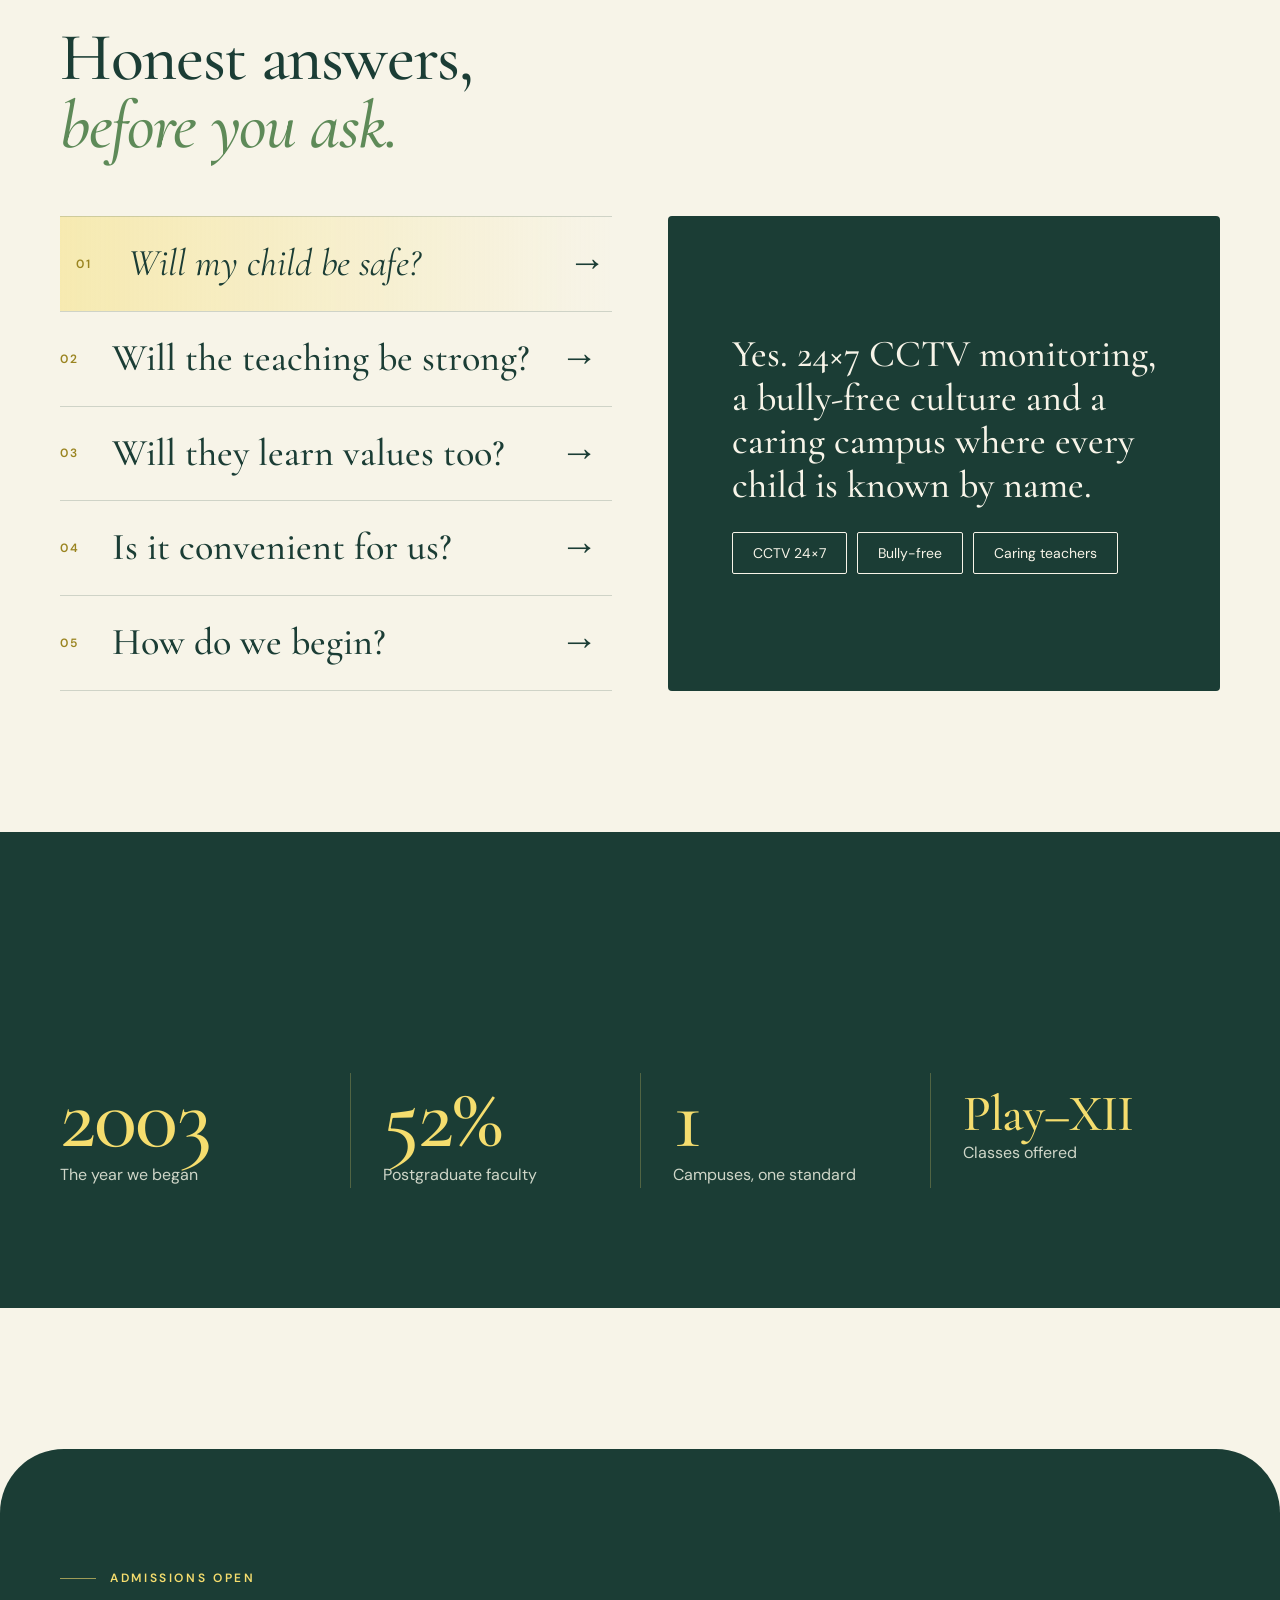
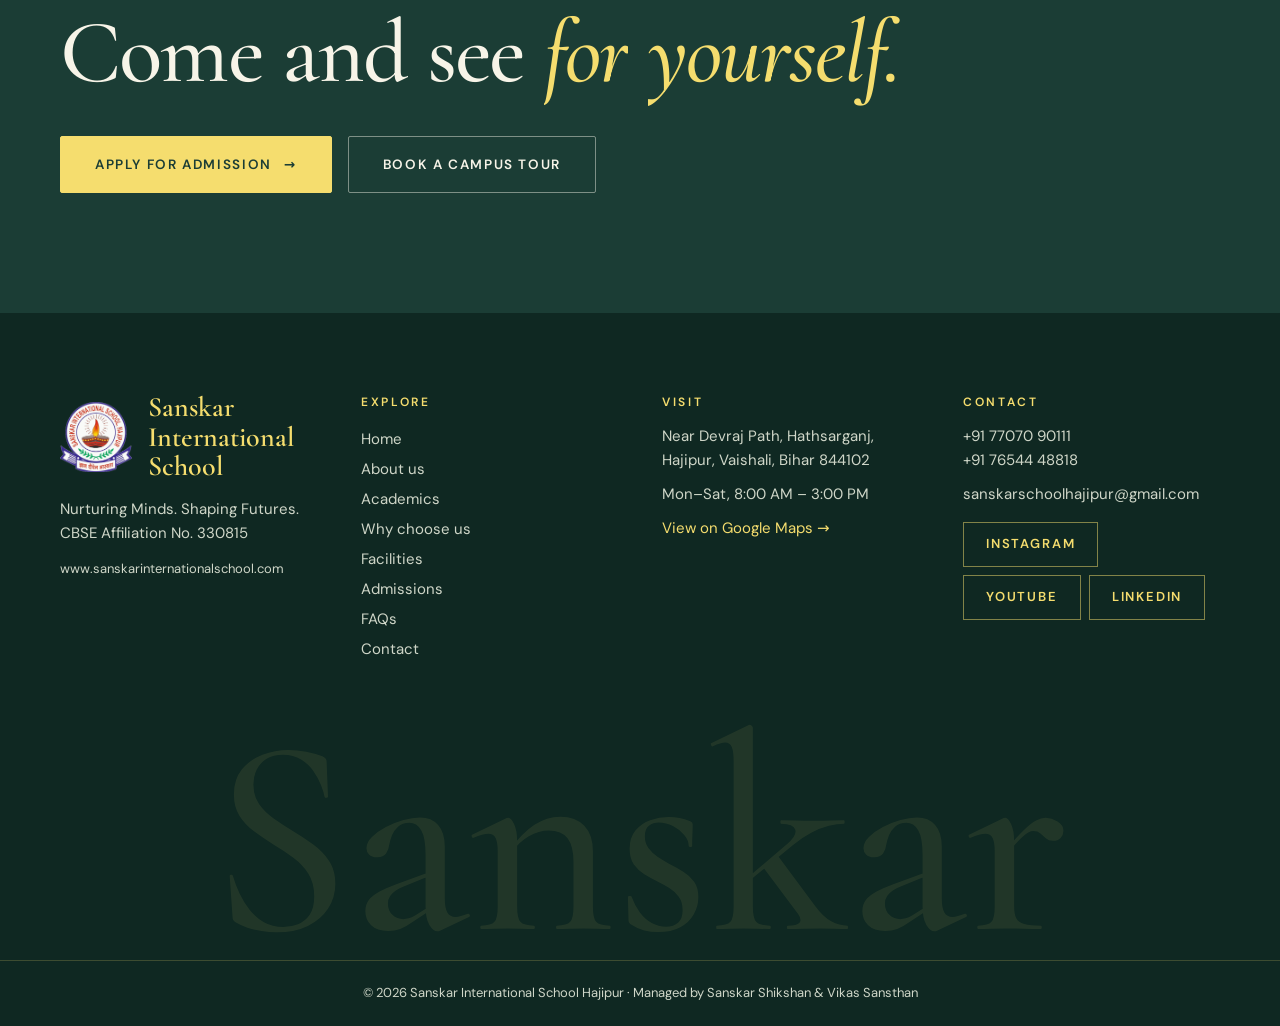
<file: why-us.html>
<!doctype html>
<html lang="en-IN">
<head>
<meta charset="utf-8"><meta name="viewport" content="width=device-width,initial-scale=1">
<title>Why Choose Us | Sanskar International School Hajipur</title>
<meta name="description" content="Safe 24x7 CCTV campus, bully-free culture, CBSE and NEP 2020 learning, 70% postgraduate faculty and strong Indian values: why families choose Sanskar.">
<link rel="canonical" href="https://www.sanskarinternationalschool.com/why-us.html">
<meta name="theme-color" content="#1B3D35">
<meta property="og:type" content="website"><meta property="og:site_name" content="Sanskar International School Hajipur"><meta property="og:title" content="Why Choose Us | Sanskar International School Hajipur"><meta property="og:description" content="Safe 24x7 CCTV campus, bully-free culture, CBSE and NEP 2020 learning, 70% postgraduate faculty and strong Indian values: why families choose Sanskar."><meta property="og:url" content="https://www.sanskarinternationalschool.com/why-us.html"><meta property="og:image" content="https://www.sanskarinternationalschool.com/assets/img/og.jpg"><meta name="twitter:card" content="summary_large_image">
<link rel="icon" type="image/png" href="assets/img/favicon-64.png"><link rel="apple-touch-icon" href="assets/img/apple-touch-icon.png">
<link rel="preload" href="assets/fonts/cormorant-garamond-latin-500-normal.woff2" as="font" type="font/woff2" crossorigin><link rel="preload" href="assets/fonts/dm-sans-latin-400-normal.woff2" as="font" type="font/woff2" crossorigin>
<link rel="stylesheet" href="css/site.css">
<noscript><style>.cv{display:none}.ln>span,.fi,.rv,.rvl,.rvr,.zi,.sw>span{transform:none!important;opacity:1!important}.wd span{opacity:1}.imgr:after{display:none}.hz{height:auto!important}.hzs{position:static;height:auto;overflow-x:auto}.hzt{transform:none!important}</style></noscript>
<script type="application/ld+json">{"@context": "https://schema.org", "@type": "School", "name": "Sanskar International School Hajipur", "alternateName": "Sanskar International School", "url": "https://www.sanskarinternationalschool.com/", "logo": "https://www.sanskarinternationalschool.com/assets/img/logo.png", "image": "https://www.sanskarinternationalschool.com/assets/img/og.jpg", "slogan": "Nurturing Minds. Shaping Futures.", "foundingDate": "2009", "description": "CBSE-affiliated, English-medium school in Hajipur, Bihar, offering Play Class to Class XII.", "telephone": "+91-7707090111", "email": "sanskarschoolhajipur@gmail.com", "address": {"@type": "PostalAddress", "streetAddress": "Near Devraj Path, Hathsarganj", "addressLocality": "Hajipur", "addressRegion": "Bihar", "postalCode": "844102", "addressCountry": "IN"}, "sameAs": ["https://www.instagram.com/sanskar_school_hajipur/", "https://www.youtube.com/@SANSKARINTERNATIONALSCHOOLHJP", "https://www.linkedin.com/company/sanskar-international-school-hajipur/"]}</script>
</head>
<body>
<div class="cv" aria-hidden="true"><img src="assets/img/logo.png" alt="" width="130" height="127"></div>
<div class="top"><div class="w"><span><b>Admissions open</b> · Play Class to Class XII</span><span>CBSE Affiliation No. 330815 · +91 77070 90111 · sanskarschoolhajipur@gmail.com</span></div></div>
<header class="hd" id="hd"><div class="w hdi"><a class="brand" href="index.html" aria-label="Sanskar International School Hajipur, home"><img src="assets/img/logo.png" alt="Sanskar International School crest" width="54" height="53"><span class="sf">Sanskar<small>International School · Hajipur</small></span></a><nav class="nav" id="nav" aria-label="Main"><a class="l" href="about.html">About us</a><a class="l" href="academics.html">Academics</a><a class="l on" href="why-us.html">Why us</a><a class="l" href="facilities.html">Facilities</a><a class="l" href="admissions.html">Admissions</a><a class="l" href="faqs.html">FAQs</a><a class="l" href="contact.html">Contact</a><a class="btn bg mag" href="admissions.html" style="padding:12px 24px;font-size:12.5px">Apply now</a></nav><button class="mb" id="mb" aria-label="Menu" aria-expanded="false"><i></i><i></i></button></div><div class="pb"></div></header>
<main id="main">
<section class="ph dk"><div class="w"><p class="bc fi"><a href="index.html">Home</a> &nbsp;/&nbsp; Why choose us</p><h1 class="sf"><span class="ln"><span style="--d:0.10s">Built around</span></span><span class="ln"><span class="hi" style="--d:0.24s;font-style:italic">every child.</span></span></h1><p class="lead fi" style="--d:.5s;max-width:660px">A safe campus, strong values, activity-based classrooms and teachers who know every child by name, not just by roll number.</p></div></section><section class="w sp"><div class="g3"><div class="cd rv " style="--i:0"><small>01</small><h3>A safe, caring campus</h3><p>24×7 CCTV monitoring, a bully-free culture, and teachers who know every child by name.</p></div><div class="cd rv dkc" style="--i:1"><small>02</small><h3>Learning rooted in values</h3><p>A rigorous CBSE curriculum delivered alongside Indian culture and character: academics and Sanskar, together.</p></div><div class="cd rv yc" style="--i:2"><small>03</small><h3>Activity-based classrooms</h3><p>Smart, digital, project-driven teaching aligned to NEP 2020, so understanding comes before memorisation.</p></div><div class="cd rv " style="--i:3"><small>04</small><h3>Qualified faculty</h3><p>70% of our faculty hold postgraduate qualifications, supported by experienced principals on both campuses.</p></div><div class="cd rv dkc" style="--i:4"><small>05</small><h3>Accessible and affordable</h3><p>Quality education kept within reach of Hajipur families.</p></div><div class="cd rv yc" style="--i:5"><small>06</small><h3>Two campuses, easy access</h3><p>Hajipur and Patna campuses, with a school bus covering Hajipur city, Lalganj, Jandaha and Jadua.</p></div></div></section><section class="w sp"><div><p class="eb rv">Questions every parent asks</p><h2 class="h2 split">Honest answers,<br><i>before you ask.</i></h2></div><div class="pq rv" data-tabs><div style="display:flex;flex-direction:column;border-bottom:1px solid var(--ln)"><button class="pqb on" data-t="0"><span>01</span>Will my child be safe?<i>→</i></button><button class="pqb" data-t="1"><span>02</span>Will the teaching be strong?<i>→</i></button><button class="pqb" data-t="2"><span>03</span>Will they learn values too?<i>→</i></button><button class="pqb" data-t="3"><span>04</span>Is it convenient for us?<i>→</i></button><button class="pqb" data-t="4"><span>05</span>How do we begin?<i>→</i></button></div><div><div class="dp d1" data-p="0" style="height:100%;align-content:center"><div><p class="dtx">Yes. 24×7 CCTV monitoring, a bully-free culture and a caring campus where every child is known by name.</p><div style="display:flex;flex-wrap:wrap;gap:10px;margin-top:24px"><span class="chip">CCTV 24×7</span><span class="chip">Bully-free</span><span class="chip">Caring teachers</span></div></div></div><div class="dp d2" data-p="1" hidden style="height:100%;align-content:center"><div><p class="dtx">A CBSE curriculum aligned to NEP 2020, with 70% of our faculty holding postgraduate qualifications.</p><div style="display:flex;flex-wrap:wrap;gap:10px;margin-top:24px"><span class="chip">CBSE</span><span class="chip">NEP 2020</span><span class="chip">70% PG faculty</span></div></div></div><div class="dp d3" data-p="2" hidden style="height:100%;align-content:center"><div><p class="dtx">Sanskar sits at the heart of everything: respect, discipline and compassion, alongside Indian culture and academics.</p><div style="display:flex;flex-wrap:wrap;gap:10px;margin-top:24px"><span class="chip">Respect</span><span class="chip">Discipline</span><span class="chip">Compassion</span></div></div></div><div class="dp d4" data-p="3" hidden style="height:100%;align-content:center"><div><p class="dtx">Two campuses, in Hajipur and Patna, and a bus service covering Hajipur city, Lalganj, Jandaha and Jadua.</p><div style="display:flex;flex-wrap:wrap;gap:10px;margin-top:24px"><span class="chip">2 campuses</span><span class="chip">School bus</span><span class="chip">Mon–Sat</span></div></div></div><div class="dp d5" data-p="4" hidden style="height:100%;align-content:center"><div><p class="dtx">Call +91 77070 90111 or email us. We will guide you through admissions, from campus visit to application.</p><div style="display:flex;flex-wrap:wrap;gap:10px;margin-top:24px"><span class="chip">Call</span><span class="chip">Visit</span><span class="chip">Apply</span></div></div></div></div></div></section><section class="dk sp" style="margin-top:clamp(90px,11vw,150px);padding-bottom:120px"><div class="w"><div class="cg"><div><b class="cn" data-count="2009" data-from="1985">2009</b><span style="color:#CFD6C8">The year we began</span></div><div><b class="cn" data-count="70" data-suffix="%">70%</b><span style="color:#CFD6C8">Postgraduate faculty</span></div><div><b class="cn" data-count="2">2</b><span style="color:#CFD6C8">Campuses, one standard</span></div><div><b class="cn" style="font-size:clamp(34px,4vw,60px);padding-top:16px;white-space:nowrap">Play–XII</b><span style="color:#CFD6C8">Classes offered</span></div></div></div></section><section class="dk dome" style="margin-top:clamp(90px,11vw,150px)"><div class="w" style="display:flex;flex-wrap:wrap;justify-content:space-between;align-items:flex-end;gap:40px;padding-top:120px;padding-bottom:120px"><div class="rv"><p class="eb">Admissions open</p><h2 class="h2 split" style="font-size:clamp(46px,7vw,96px);line-height:.96">Come and see <i>for yourself.</i></h2></div><div class="rv" style="display:flex;flex-wrap:wrap;gap:16px;--i:2"><a class="btn by mag" href="admissions.html">Apply for admission <i>→</i></a><a class="btn bl" href="tel:+917707090111">Book a campus tour</a></div></div></section>
</main>
<footer class="dd ft"><div class="w fgrid">
<div><a href="index.html" style="display:flex;align-items:center;gap:16px;margin-bottom:16px"><img src="assets/img/logo.png" alt="Sanskar crest" width="72" height="70" loading="lazy"><span class="sf" style="font-size:28px;color:var(--y);font-weight:600;line-height:1.05">Sanskar International School</span></a><p style="margin:0 0 14px">Nurturing Minds. Shaping Futures.<br>CBSE Affiliation No. 330815</p><p style="margin:0;font-size:13px">www.sanskarinternationalschool.com</p></div>
<div class="fl"><p class="ftl">Explore</p><a href="index.html">Home</a><a href="about.html">About us</a><a href="academics.html">Academics</a><a href="why-us.html">Why choose us</a><a href="facilities.html">Facilities</a><a href="admissions.html">Admissions</a><a href="faqs.html">FAQs</a><a href="contact.html">Contact</a></div>
<div><p class="ftl">Visit</p><p style="margin:0">Near Devraj Path, Hathsarganj, Hajipur, Vaishali, Bihar 844102</p><p style="margin:10px 0 0">Mon–Sat, 8:00 AM – 3:00 PM</p><p style="margin:10px 0 0"><a href="https://share.google/PoFi7gJLu2rYc3ULm" target="_blank" rel="noopener" style="color:var(--y)">View on Google Maps →</a></p></div>
<div><p class="ftl">Contact</p><p style="margin:0"><a href="tel:+917707090111">+91 77070 90111</a><br><a href="tel:+917654448818">+91 76544 48818</a></p><p style="margin:10px 0 16px"><a href="mailto:sanskarschoolhajipur@gmail.com">sanskarschoolhajipur@gmail.com</a></p><a class="sl" target="_blank" rel="noopener" href="https://www.instagram.com/sanskar_school_hajipur/">Instagram</a><a class="sl" target="_blank" rel="noopener" href="https://www.youtube.com/@SANSKARINTERNATIONALSCHOOLHJP">YouTube</a><a class="sl" target="_blank" rel="noopener" href="https://www.linkedin.com/company/sanskar-international-school-hajipur/">LinkedIn</a></div>
</div><div aria-hidden="true" class="big">Sanskar</div>
<div style="border-top:1px solid rgba(245,221,110,.2);text-align:center;padding:22px;font-size:13px">© 2026 Sanskar International School Hajipur · Managed by Sanskar Shikshan &amp; Vikas Sansthan</div></footer>
<div class="fx"><a class="ph2" href="tel:+917707090111">Call</a><a class="ap" href="admissions.html">Apply now →</a></div>
<script src="js/site.js" defer></script>
</body>
</html>
</file>
<file: css/site.css>
@font-face{font-family:'Cormorant Garamond';font-style:normal;font-weight:500;font-display:swap;src:url(../assets/fonts/cormorant-garamond-latin-500-normal.woff2) format('woff2')}
@font-face{font-family:'Cormorant Garamond';font-style:normal;font-weight:600;font-display:swap;src:url(../assets/fonts/cormorant-garamond-latin-600-normal.woff2) format('woff2')}
@font-face{font-family:'Cormorant Garamond';font-style:italic;font-weight:500;font-display:swap;src:url(../assets/fonts/cormorant-garamond-latin-500-italic.woff2) format('woff2')}
@font-face{font-family:'Cormorant Garamond';font-style:italic;font-weight:400;font-display:swap;src:url(../assets/fonts/cormorant-garamond-latin-400-italic.woff2) format('woff2')}
@font-face{font-family:'DM Sans';font-style:normal;font-weight:400;font-display:swap;src:url(../assets/fonts/dm-sans-latin-400-normal.woff2) format('woff2')}
@font-face{font-family:'DM Sans';font-style:normal;font-weight:500;font-display:swap;src:url(../assets/fonts/dm-sans-latin-500-normal.woff2) format('woff2')}
@font-face{font-family:'DM Sans';font-style:normal;font-weight:600;font-display:swap;src:url(../assets/fonts/dm-sans-latin-600-normal.woff2) format('woff2')}
@font-face{font-family:'DM Sans';font-style:normal;font-weight:700;font-display:swap;src:url(../assets/fonts/dm-sans-latin-700-normal.woff2) format('woff2')}
@font-face{font-family:'Cormorant Garamond';font-style:normal;font-weight:500;font-display:swap;src:url(../assets/fonts/noto-serif-devanagari-devanagari-500-normal.woff2) format('woff2');unicode-range:U+0900-097F,U+1CD0-1CF9,U+200C-200D,U+20A8,U+20B9,U+25CC,U+A830-A839,U+A8E0-A8FF}
@font-face{font-family:'Cormorant Garamond';font-style:normal;font-weight:600;font-display:swap;src:url(../assets/fonts/noto-serif-devanagari-devanagari-500-normal.woff2) format('woff2');unicode-range:U+0900-097F,U+1CD0-1CF9,U+200C-200D,U+20A8,U+20B9,U+25CC,U+A830-A839,U+A8E0-A8FF}
:root{--g:#1B3D35;--gd:#0F2822;--y:#F5DD6E;--iv:#F7F4E8;--mu:#55665F;--ln:rgba(27,61,53,.18);--e:cubic-bezier(.2,.8,.2,1);--io:cubic-bezier(.76,0,.24,1)}
*{box-sizing:border-box}html{scroll-behavior:smooth;scroll-padding-top:90px}
body{font-variant-numeric:lining-nums;font-feature-settings:'lnum' 1;margin:0;background:var(--iv);color:var(--g);font:400 16px/1.6 'DM Sans',system-ui,sans-serif;-webkit-font-smoothing:antialiased;overflow-x:hidden}
img{display:block;max-width:100%}a{color:inherit;text-decoration:none}button{font-family:inherit}
.w{max-width:1240px;margin:0 auto;padding:0 40px}.sf{font-family:'Cormorant Garamond',Georgia,serif}
.sp{padding-top:clamp(90px,11vw,160px)}
.eb{margin:0 0 22px;display:flex;align-items:center;gap:14px;font-size:12px;letter-spacing:.22em;text-transform:uppercase;font-weight:600;color:var(--mu)}
.eb:before{content:"";width:36px;height:1px;background:currentColor;opacity:.6}
.dk{background:var(--g);color:var(--iv)}.dd{background:var(--gd);color:var(--iv)}.dk .eb,.dd .eb{color:var(--y)}
.h2{margin:0;font-family:'Cormorant Garamond',Georgia,serif;font-weight:500;font-size:clamp(40px,5.3vw,72px);line-height:1;letter-spacing:-.02em}
.h2 i,.hi{font-style:italic;color:#5E8A58}.dk .h2 i,.dd .h2 i,.dk .hi,.dd .hi{color:var(--y)}
.lead{margin:0;font-size:18px;line-height:1.75;color:var(--mu);max-width:540px}.dk .lead,.dd .lead{color:#CFD6C8}
.btn{position:relative;overflow:hidden;z-index:0;display:inline-flex;align-items:center;gap:12px;padding:17px 34px;border-radius:2px;font-weight:600;font-size:13.5px;letter-spacing:.12em;text-transform:uppercase;border:1px solid var(--g);cursor:pointer;transition:color .4s,border-color .4s,transform .3s}
.btn:before{content:"";position:absolute;inset:0;z-index:-1;background:var(--h,var(--y));transform:scaleX(0);transform-origin:0 50%;transition:transform .5s var(--e)}.btn:hover:before{transform:scaleX(1)}
.btn i{font-style:normal;transition:transform .3s}.btn:hover i{transform:translateX(6px)}
.bg{background:var(--g);color:var(--iv)}.bg:hover{color:var(--g);border-color:var(--y)}
.by{background:var(--y);color:var(--g);border-color:var(--y);--h:#fff}
.bl{color:var(--iv);border-color:rgba(247,244,232,.45)}.bl:hover{color:var(--g);border-color:var(--y)}
.bo{color:var(--g)}.bo:hover{color:var(--g)}
.top{background:var(--gd);color:#CFD6C8;font-size:13px}.top .w{display:flex;flex-wrap:wrap;justify-content:space-between;gap:6px 24px;padding-top:9px;padding-bottom:9px}.top b{color:var(--y);font-weight:600}
/* header */
.hd{position:sticky;top:0;z-index:60;background:rgba(247,244,232,.9);backdrop-filter:blur(18px);-webkit-backdrop-filter:blur(18px);transition:box-shadow .4s}
.hd.sc{box-shadow:0 10px 40px rgba(15,40,34,.12)}.hd.sc .hdi{padding-top:8px;padding-bottom:8px}
.hdi{display:flex;align-items:center;justify-content:space-between;gap:16px;padding-top:12px;padding-bottom:12px;transition:padding .4s}
.hd:after{content:"";position:absolute;left:0;right:0;bottom:0;height:1px;background:var(--ln)}
.pb{position:absolute;left:0;bottom:0;height:2px;width:100%;background:#C9A92E;transform-origin:0 50%;transform:scaleX(0);z-index:2}
.brand{display:flex;align-items:center;gap:14px}.brand img{width:54px;height:auto}
.brand span{font-size:26px;font-weight:600;line-height:1}.brand small{display:block;font:600 11px 'DM Sans',sans-serif;letter-spacing:.26em;text-transform:uppercase;margin-top:4px}
.nav{display:flex;align-items:center;gap:26px}
.nav a.l{position:relative;padding:4px 0;font-size:14.5px;font-weight:500}.nav a.l:after{content:"";position:absolute;left:0;bottom:-2px;height:1px;width:100%;background:var(--g);transform:scaleX(0);transform-origin:100% 50%;transition:transform .4s}.nav a.l:hover:after,.nav a.l.on:after{transform:scaleX(1);transform-origin:0 50%}
.mb{display:none;width:46px;height:46px;border:1px solid var(--g);background:none;cursor:pointer;position:relative}.mb i{position:absolute;left:12px;right:12px;height:1.5px;background:var(--g);transition:transform .4s,top .4s}.mb i:nth-child(1){top:19px}.mb i:nth-child(2){top:27px}
.mb[aria-expanded=true] i:nth-child(1){top:23px;transform:rotate(45deg)}.mb[aria-expanded=true] i:nth-child(2){top:23px;transform:rotate(-45deg)}
/* page transition curtain */
.cv{position:fixed;inset:0;z-index:200;background:var(--g);display:flex;align-items:center;justify-content:center;pointer-events:none;transform:translateY(0)}
.cv:before{content:"";position:absolute;width:520px;height:520px;border-radius:50%;background:radial-gradient(circle,rgba(245,221,110,.35),rgba(245,221,110,0) 65%);opacity:0;transition:opacity .8s}
.cv img{position:relative;width:130px;height:auto;opacity:0;transform:scale(.7);transition:opacity .6s,transform .9s var(--e)}
body.intro .cv img,body.quick .cv img{opacity:1;transform:none}body.intro .cv:before{opacity:1}
body.ready .cv{transform:translateY(-101%);border-radius:0 0 50% 50%/0 0 14vw 14vw;transition:transform .95s var(--io),border-radius .95s var(--io)}
body.ready .cv img{opacity:0;transition:opacity .25s}
.js-off .cv{display:none}
/* entrance */
.ln{display:block;overflow:hidden;padding-bottom:.1em}.ln>span{display:block;transform:translateY(110%);transition:transform 1.3s var(--e) calc(var(--d,0s) + .55s)}body.ready .ln>span{transform:none}
.fi{opacity:0;transform:translateY(22px);transition:opacity 1.1s var(--e) calc(var(--d,0s) + .6s),transform 1.1s var(--e) calc(var(--d,0s) + .6s)}body.ready .fi{opacity:1;transform:none}
.rv,.rvl,.rvr,.zi{opacity:0;transition:opacity 1s var(--e) calc(var(--i,0)*.1s),transform 1.1s var(--e) calc(var(--i,0)*.1s)}
.rv{transform:translateY(60px)}.rvl{transform:translateX(-70px)}.rvr{transform:translateX(70px)}.zi{transform:scale(.9)}
.rv.is-in,.rvl.is-in,.rvr.is-in,.zi.is-in{opacity:1;transform:none}
.sw{display:inline-block;overflow:hidden;vertical-align:bottom;padding-bottom:.14em;margin-bottom:-.14em}.sw>span{display:inline-block;transform:translateY(112%);transition:transform 1.1s var(--e) calc(var(--i)*.055s)}.split.is-in .sw>span{transform:none}
.imgr{position:relative;overflow:hidden}.imgr:after{content:"";position:absolute;inset:0;background:var(--y);transform-origin:50% 0;transition:transform 1.1s var(--io)}.imgr.is-in:after{transform:scaleY(0)}
.imgr img{width:100%;height:100%;object-fit:cover;will-change:transform}
/* figures */
.fg{position:relative;overflow:hidden;border-radius:4px;background:var(--gd)}
.fg img{position:absolute;inset:0;width:100%;height:100%;object-fit:cover}
.cap{position:absolute;left:0;right:0;bottom:0;padding:48px 24px 20px;background:linear-gradient(transparent,rgba(15,40,34,.85));color:var(--iv);font-size:12px;letter-spacing:.2em;text-transform:uppercase;font-weight:600;z-index:3}
.kb img{animation:kb 26s ease-in-out infinite alternate}
/* hero */
.hero{position:relative;overflow:hidden}
.hg{position:relative;z-index:1;display:grid;grid-template-columns:minmax(0,1.18fr) minmax(0,.82fr);gap:48px;align-items:center;padding-top:96px;padding-bottom:210px}
.hero h1{margin:0;font-weight:500;font-size:clamp(50px,6.5vw,98px);line-height:.93;letter-spacing:-.03em}
.hl{display:flex;flex-direction:column;gap:30px}
.lt{position:absolute;inset:0;pointer-events:none;background:radial-gradient(circle 440px at var(--mx,72%) var(--my,38%),rgba(245,221,110,.2),rgba(245,221,110,0) 70%)}
.rt{display:inline-grid;vertical-align:bottom;color:var(--y);font-style:italic}.rt span{grid-area:1/1;opacity:0;animation:rt 12s infinite}.rt span:nth-child(2){animation-delay:3s}.rt span:nth-child(3){animation-delay:6s}.rt span:nth-child(4){animation-delay:9s}
.tr{display:flex;flex-wrap:wrap;gap:10px 22px;font-size:12px;letter-spacing:.18em;text-transform:uppercase;font-weight:600;color:var(--y)}.tr span:before{content:"✦";margin-right:10px;font-size:10px}
.pp{position:absolute;inset:0;width:100%;height:100%;pointer-events:none}
.pl{display:none;position:absolute;left:0;top:0;width:46px;height:46px;pointer-events:none;z-index:0}
@supports (offset-path:path('M0 0')){.pl{display:block;offset-path:path('M-40 700 C 260 760, 420 420, 700 520 S 1100 330, 1420 110');offset-rotate:auto 25deg;animation:fly 15s linear infinite}}
.co{position:relative;width:100%;max-width:480px;margin-left:auto;aspect-ratio:480/600}
.ly{position:absolute;transform:translate3d(calc(var(--px,0)*var(--k,20)*1px),calc(var(--py,0)*var(--k,20)*1px),0);transition:transform .3s ease-out}
.ly.l1{left:20%;top:0;width:80%;height:84%}.ly.l2{left:0;bottom:0;width:50%;height:33%;border:6px solid var(--g)}
.ly .fg{width:100%;height:100%}
.sk{position:absolute;z-index:4;background:var(--y);color:var(--g);font-weight:700;font-size:11.5px;letter-spacing:.14em;text-transform:uppercase;line-height:1.3;text-align:center;width:96px;height:96px;border-radius:50%;display:flex;align-items:center;justify-content:center;box-shadow:0 14px 30px rgba(0,0,0,.28);animation:wob 5s ease-in-out infinite}.sk.w2{background:#fff}
/* inner hero */
.ph{position:relative;overflow:hidden}.ph .w{position:relative;padding-top:90px;padding-bottom:110px}
.ph h1{margin:26px 0;font-weight:500;font-size:clamp(50px,8vw,104px);line-height:.96;letter-spacing:-.03em;max-width:1040px}
.bc{margin:0;font-size:12.5px;letter-spacing:.18em;text-transform:uppercase;font-weight:600;color:#CFD6C8}.bc a{color:var(--y)}.bc a:hover{text-decoration:underline}
/* quick */
.qw{margin-top:-96px;position:relative;z-index:3}
.qk{display:grid;grid-template-columns:repeat(auto-fit,minmax(220px,1fr));background:#fff;box-shadow:0 30px 70px rgba(15,40,34,.22);border-top:3px solid var(--y)}
.qc{display:flex;flex-direction:column;gap:6px;padding:34px 32px;border-left:1px solid var(--ln);transition:background .4s,color .4s}.qc:first-child{border-left:0}
.qc small{font-size:11.5px;letter-spacing:.22em;text-transform:uppercase;font-weight:600;color:var(--mu);transition:color .4s}
.qc span{font-family:'Cormorant Garamond',serif;font-size:32px;font-weight:500;line-height:1.1;display:flex;justify-content:space-between;align-items:center}.qc span i{font-style:normal;font-size:24px;transition:transform .35s}
.qc:hover{background:var(--g);color:var(--iv)}.qc:hover small{color:var(--y)}.qc:hover span i{transform:translateX(8px)}
/* statement + counters */
.wd{margin:0;font-family:'Cormorant Garamond',serif;font-size:clamp(36px,5.6vw,78px);line-height:1.05;font-weight:500;letter-spacing:-.02em;max-width:1100px}.wd span{opacity:.14}.wd .y{color:var(--y);font-style:italic}
.cg{display:grid;grid-template-columns:repeat(auto-fit,minmax(200px,1fr));margin-top:100px}
.cg>div{padding:0 32px;border-left:1px solid rgba(245,221,110,.25)}.cg>div:first-child{padding-left:0;border-left:0}
.cn{display:block;font-family:'Cormorant Garamond',serif;font-size:clamp(56px,7vw,100px);font-weight:500;line-height:1;letter-spacing:-.02em;color:var(--y)}
/* marquee */
.mq{display:flex;width:max-content;animation:mq 44s linear infinite}.mq.rev{animation-direction:reverse;animation-duration:56s}.mqw:hover .mq{animation-play-state:paused}
.mq span{font-family:'Cormorant Garamond',serif;font-size:clamp(54px,6.4vw,88px);padding:0 32px;white-space:nowrap;color:transparent;-webkit-text-stroke:1.2px var(--g);line-height:1.15}.mq span.f{color:var(--g);-webkit-text-stroke:0;font-style:italic}
/* horizontal story */
.hz{position:relative}.hzs{position:sticky;top:0;height:100vh;overflow:hidden;display:flex;align-items:center}
.hzt{display:flex;gap:28px;padding:0 7vw;will-change:transform;align-items:center}
.hc{flex:0 0 auto;width:min(76vw,700px);height:min(68vh,540px);position:relative;border-radius:6px;overflow:hidden;display:flex;flex-direction:column;justify-content:center;gap:20px;padding:clamp(28px,4vw,56px)}
.hc.ph1{padding:0;width:min(60vw,460px)}
.hc .bgt{font-family:'Cormorant Garamond',serif;font-weight:500;font-size:clamp(46px,6.4vw,92px);line-height:.98;letter-spacing:-.02em}.hc .bgt i{color:#4F7A6C}.hc.dk .bgt i,.hc.dd .bgt i{color:var(--y)}
.hc.int{background:transparent;width:min(70vw,520px);padding-left:0}
.hzb{position:absolute;left:7vw;right:7vw;bottom:5vh;height:2px;background:var(--ln)}.hzb i{display:block;height:100%;background:var(--g);transform-origin:0 50%;transform:scaleX(0)}
.sk2{position:relative;display:inline-block;color:#8FA59D}.sk2:after{content:"";position:absolute;left:-2%;top:56%;height:7px;width:104%;background:var(--y);transform-origin:0 50%;transform:scaleX(0);transition:transform 1.1s var(--io) .3s}.hc.vis .sk2:after{transform:scaleX(1)}
/* tabs, panels */
.tabs{display:flex;flex-wrap:wrap;gap:10px;margin-bottom:44px}
.tb{border:1px solid var(--g);background:transparent;color:var(--g);border-radius:2px;padding:14px 30px;font-size:13px;letter-spacing:.14em;text-transform:uppercase;font-weight:600;cursor:pointer;transition:all .3s}.tb:hover{transform:translateY(-2px)}.tb.on{background:var(--g);color:var(--iv)}
[hidden]{display:none!important}
.pop{animation:pop .7s cubic-bezier(.3,1.4,.5,1)}
.chip{display:inline-block;padding:9px 20px;border:1px solid currentColor;border-radius:2px;font-size:14px}
.dp{display:grid;grid-template-columns:repeat(auto-fit,minmax(min(100%,300px),1fr));gap:48px;align-items:center;padding:clamp(32px,5vw,72px);border-radius:4px}
.d0{background:var(--y);color:var(--g)}.d1{background:var(--g);color:var(--iv)}.d2{background:var(--gd);color:var(--iv)}.d3{background:#EDE8D2;color:var(--g)}.d4{background:#F9EDB0;color:var(--g)}.d5{background:#2A5246;color:var(--iv)}
.dw{font-family:'Cormorant Garamond',serif;font-size:clamp(70px,10vw,150px);font-style:italic;font-weight:500;line-height:.9;letter-spacing:-.03em}
.dtx{margin:0;font-family:'Cormorant Garamond',serif;font-size:clamp(26px,3vw,38px);line-height:1.15;font-weight:500}
.dq{display:flex;flex-wrap:wrap;gap:10px;margin:30px 0 40px}
.dq button{border:1px solid var(--g);background:transparent;color:var(--g);padding:12px 26px;border-radius:999px;font-family:'Cormorant Garamond',serif;font-size:26px;font-style:italic;cursor:pointer;transition:all .3s}.dq button:hover{transform:translateY(-3px) rotate(-2deg)}.dq button.on{background:var(--g);color:var(--y)}
.pq{display:grid;grid-template-columns:repeat(auto-fit,minmax(min(100%,340px),1fr));gap:56px;align-items:stretch;margin-top:56px}
.pqb{display:flex;align-items:center;gap:22px;width:100%;text-align:left;border:0;border-top:1px solid var(--ln);background:none;color:var(--g);font-family:'Cormorant Garamond',serif;font-size:clamp(26px,3vw,38px);line-height:1.1;padding:26px 0;cursor:pointer;transition:padding .35s,background .35s}
.pqb span{font:600 12px 'DM Sans',sans-serif;letter-spacing:.2em;color:#9A8420;width:30px;flex:none}.pqb i{margin-left:auto;font-style:normal;transition:transform .3s;padding-right:14px}
.pqb:hover{padding-left:14px}.pqb.on{font-style:italic;background:linear-gradient(90deg,rgba(245,221,110,.45),rgba(245,221,110,0));padding-left:16px}.pqb.on i{transform:translateX(8px)}
/* pillars accordion */
.pw{border-top:1px solid rgba(245,221,110,.25)}.pw:last-child{border-bottom:1px solid rgba(245,221,110,.25)}
.pr{display:flex;align-items:center;gap:28px;width:100%;background:none;border:0;color:var(--iv);padding:24px 0;cursor:pointer;text-align:left}
.pr .pn{font-size:13px;letter-spacing:.18em;color:var(--y);width:28px;font-weight:600;flex:none}.pr .pt{font-family:'Cormorant Garamond',serif;font-size:clamp(34px,4vw,50px);font-weight:500;line-height:1;flex:1;transition:transform .4s,color .4s}.pr .pa{font-size:30px;color:var(--y);transition:transform .4s;font-weight:300}
.pr:hover .pt{transform:translateX(10px)}.pw.on .pt{color:var(--y);font-style:italic}.pw.on .pa{transform:rotate(45deg)}
.pdw{display:grid;grid-template-rows:0fr;transition:grid-template-rows .55s var(--e)}.pw.on .pdw{grid-template-rows:1fr}.pdw>div{overflow:hidden}.pdw p{margin:0 0 28px 56px;font-size:18px;line-height:1.7;color:#CFD6C8;max-width:480px}
.cr{position:relative;width:100%;max-width:430px;aspect-ratio:1/1;margin:0 auto}.cr img{position:absolute;left:12%;top:12%;width:76%;height:auto;filter:drop-shadow(0 0 50px rgba(245,221,110,.35))}
.cr b{position:absolute;inset:0;border-radius:50%;border:1px solid rgba(245,221,110,.3)}.cr b:nth-of-type(2){inset:-7%;border-style:dashed;animation:spin 90s linear infinite}.cr b:nth-of-type(3){inset:-16%;border-color:rgba(245,221,110,.12)}
.two{display:grid;grid-template-columns:repeat(auto-fit,minmax(min(100%,380px),1fr));gap:clamp(40px,7vw,96px);align-items:center}
/* cards */
.g3{display:grid;grid-template-columns:repeat(auto-fit,minmax(min(100%,290px),1fr));gap:24px}
.cd{padding:44px 36px;border:1px solid var(--ln);background:#fff;border-radius:4px;transition:transform .45s var(--e),box-shadow .45s}.cd:hover{transform:translateY(-10px);box-shadow:0 34px 60px rgba(27,61,53,.16)}
.cd small{font-size:13px;letter-spacing:.2em;color:#9A8420;font-weight:600}.cd h3{margin:16px 0 12px;font-family:'Cormorant Garamond',serif;font-size:38px;font-weight:500;line-height:1.05}.cd p{margin:0;color:var(--mu);line-height:1.7}
.cd.dkc{background:var(--g);color:var(--iv);border-color:var(--g)}.cd.dkc p{color:#CFD6C8}.cd.dkc small{color:var(--y)}.cd.yc{background:var(--y);border-color:var(--y)}.cd.yc small,.cd.yc p{color:var(--g)}
.mg{width:84px;height:84px;border-radius:50%;background:var(--y);color:var(--g);display:flex;align-items:center;justify-content:center;font-family:'Cormorant Garamond',serif;font-size:38px;font-weight:600}
.bq{margin:20px 0 0;font-family:'Cormorant Garamond',serif;font-size:25px;line-height:1.35;font-style:italic}
.ms{list-style:none;margin:0;padding:0;counter-reset:m}.ms li{counter-increment:m;display:flex;gap:22px;padding:22px 0;border-top:1px solid var(--ln);font-size:18px;line-height:1.6}.ms li:before{content:counter(m,decimal-leading-zero);font-size:13px;letter-spacing:.2em;color:#9A8420;font-weight:600;padding-top:5px}
.st{display:grid;grid-template-columns:repeat(auto-fit,minmax(200px,1fr))}.st>div{padding:26px 28px 0 0;border-top:1px solid rgba(245,221,110,.3);margin-right:28px}.st b{display:block;font-size:12px;letter-spacing:.22em;color:var(--y);font-weight:600;margin-bottom:10px}.st span{font-family:'Cormorant Garamond',serif;font-size:30px;line-height:1.1;display:block;margin-bottom:8px}.st p{margin:0;color:#CFD6C8;font-size:15px}
/* mosaic */
.mo{display:grid;grid-template-columns:repeat(12,1fr);grid-auto-rows:270px;gap:16px}.mo .fg{transition:transform .6s var(--e)}.mo .fg img{transition:transform 1.4s var(--e)}.mo .fg:hover img{transform:scale(1.07)}
.t1{grid-column:span 4;grid-row:span 2}.t2{grid-column:span 8}.t3{grid-column:span 4}.t4{grid-column:span 4}
.mo .t1:hover{transform:rotate(-1.4deg) scale(1.02)}.mo .t2:hover{transform:rotate(1deg) scale(1.01)}.mo .t3:hover{transform:rotate(1.6deg) scale(1.03)}.mo .t4:hover{transform:rotate(-1.2deg) scale(1.03)}
.qb{background:var(--y);color:var(--g)}
/* faq */
details{border-top:1px solid var(--ln);padding:26px 0}summary{cursor:pointer;font-family:'Cormorant Garamond',serif;font-size:clamp(24px,3vw,32px);font-weight:500;list-style:none;display:flex;justify-content:space-between;gap:24px;line-height:1.15}summary::-webkit-details-marker{display:none}
summary:after{content:"+";font-size:34px;font-weight:300;transition:transform .35s}details[open] summary:after{transform:rotate(45deg)}details p{margin:14px 0 0;color:var(--mu);max-width:720px;line-height:1.7}
.fqe{border-top:1px solid var(--ln)}
/* lamp */
.lm{position:relative;overflow:hidden;text-align:center}.lm .gw{position:absolute;left:50%;top:42%;width:1000px;height:1000px;margin:-500px 0 0 -500px;border-radius:50%;background:radial-gradient(circle,rgba(245,221,110,.5),rgba(245,221,110,0) 62%);opacity:0;transform:scale(.3);transition:opacity 1.3s,transform 1.8s var(--e);pointer-events:none}.lm.on .gw{opacity:1;transform:scale(1)}
.dy{position:relative;z-index:2;background:none;border:0;cursor:pointer;width:230px;padding:0;transition:transform .4s}.dy:hover{transform:scale(1.05)}.dy svg{display:block;width:100%;height:auto;overflow:visible}
.fl2{transform-origin:100px 112px;transform:scale(0);opacity:0;transition:transform .9s cubic-bezier(.3,1.6,.5,1),opacity .5s}.lm.on .fl2{transform:scale(1);opacity:1}.fl3{transform-origin:100px 112px}.lm.on .fl3{animation:fk 2.4s ease-in-out .9s infinite}
.lm .sparkle{position:absolute;width:6px;height:6px;border-radius:50%;background:var(--y);opacity:0;bottom:44%}.lm.on .sparkle{animation:rise 4.5s ease-out infinite}
.hn{color:var(--y);font-size:13px;letter-spacing:.22em;text-transform:uppercase;font-weight:600;animation:pu 2s ease-in-out infinite;margin:18px 0 0}
.lm .t-on{display:none}.lm.on .t-on{display:block}.lm.on .t-off{display:none}
/* forms */
.fin{width:100%;padding:17px 18px;border:1px solid var(--ln);background:#fff;font:16px 'DM Sans',sans-serif;color:var(--g);border-radius:2px;transition:border-color .3s,box-shadow .3s}.fin:focus{outline:none;border-color:var(--g);box-shadow:0 0 0 3px var(--y)}
.lb{display:block;margin:0 0 8px;font-size:12px;letter-spacing:.2em;text-transform:uppercase;font-weight:600;color:var(--mu)}
.ci{padding:24px 0;border-top:1px solid var(--ln)}.ci:last-of-type{border-bottom:1px solid var(--ln)}.ci a,.ci span.v{font-family:'Cormorant Garamond',serif;font-size:clamp(26px,3.4vw,40px);display:block;line-height:1.15}
/* footer */
.ft{font-size:15px;color:#CFD6C8}.ft .fgrid{display:grid;grid-template-columns:repeat(auto-fit,minmax(210px,1fr));gap:44px;padding-top:80px;padding-bottom:40px}
.ftl{margin:0 0 12px;color:var(--y);font-size:12px;letter-spacing:.22em;text-transform:uppercase;font-weight:600}
.fl a{display:block;padding:3px 0;transition:color .3s,padding .3s}.fl a:hover{color:var(--y);padding-left:6px}
.sl{display:inline-block;margin:0 8px 8px 0;padding:11px 22px;border:1px solid rgba(245,221,110,.5);color:var(--y);font-size:13px;letter-spacing:.14em;text-transform:uppercase;font-weight:600;transition:all .3s}.sl:hover{background:var(--y);color:var(--g)}
.big{font-family:'Cormorant Garamond',serif;font-weight:500;font-size:clamp(90px,22vw,320px);line-height:.85;color:var(--y);opacity:.08;text-align:center;white-space:nowrap;padding-top:16px;overflow:hidden}
.fx{position:fixed;right:24px;bottom:24px;z-index:50;display:flex;gap:10px;align-items:center;opacity:0;transform:translateY(30px);pointer-events:none;transition:opacity .5s,transform .5s var(--e)}.fx.show{opacity:1;transform:none;pointer-events:auto}
.fx a{box-shadow:0 16px 40px rgba(15,40,34,.35);font-weight:700;font-size:13px;letter-spacing:.12em;text-transform:uppercase;border-radius:999px;transition:transform .3s}.fx a:hover{transform:translateY(-3px)}.fx .ap{background:var(--y);color:var(--g);padding:16px 28px}.fx .ph2{background:var(--g);color:var(--y);padding:16px 22px}
.dome{border-radius:64px 64px 0 0;overflow-x:clip}
@keyframes kb{from{transform:scale(1)}to{transform:scale(1.09)}}
@keyframes rt{0%{opacity:0;transform:translateY(60%)}3%,22%{opacity:1;transform:none}26%,100%{opacity:0;transform:translateY(-60%)}}
@keyframes fly{0%{offset-distance:0%;opacity:0}6%{opacity:1}94%{opacity:1}100%{offset-distance:100%;opacity:0}}
@keyframes wob{0%,100%{transform:rotate(var(--r,0deg)) translateY(0)}50%{transform:rotate(calc(var(--r,0deg) + 7deg)) translateY(-9px)}}
@keyframes mq{to{transform:translateX(-50%)}}@keyframes spin{to{transform:rotate(360deg)}}
@keyframes pop{from{opacity:0;transform:scale(.94) translateY(24px)}to{opacity:1;transform:none}}
@keyframes fk{0%,100%{transform:scale(1,1) skewX(0)}30%{transform:scale(.94,1.08) skewX(2deg)}60%{transform:scale(1.05,.95) skewX(-2deg)}}
@keyframes rise{0%{opacity:0;transform:translate(0,0)}15%{opacity:1}100%{opacity:0;transform:translate(var(--dx,0px),-300px)}}
@keyframes pu{0%,100%{opacity:.4}50%{opacity:1}}
@media (max-width:1000px){
.hg{grid-template-columns:1fr}.co{margin:20px auto 0}
.mb{display:block}.nav{position:fixed;inset:0;top:0;background:var(--g);color:var(--iv);flex-direction:column;justify-content:center;align-items:flex-start;gap:6px;padding:90px 40px 40px;transform:translateY(-102%);transition:transform .7s var(--io);z-index:-1;border-radius:0 0 50% 50%/0 0 8vw 8vw}
.nav.open{transform:none}.nav a.l{font-family:'Cormorant Garamond',serif;font-size:44px;font-weight:500;line-height:1.2}.nav a.l:after{background:var(--y)}.nav .btn{margin-top:20px;background:var(--y);color:var(--g);border-color:var(--y)}
.hd.menu-open .brand span{color:var(--iv)}.hd.menu-open .mb{border-color:var(--iv)}.hd.menu-open .mb i{background:var(--iv)}body.noscroll{overflow:hidden}
.mb{position:relative;z-index:2}.hd{position:sticky;backdrop-filter:none;-webkit-backdrop-filter:none;background:var(--iv)}.top .w span:last-child{display:none}.top .w{justify-content:center}}
@media (max-width:520px){.brand img{width:44px}.brand span{font-size:22px}.brand small{font-size:9px;letter-spacing:.14em}.hdi{gap:8px}.nav a.l{font-size:38px}.fx .ap{padding:14px 22px}}
@media (max-width:820px){
.w{padding:0 24px}.hz{height:auto!important}.hzs{position:static;height:auto;overflow-x:auto;scroll-snap-type:x mandatory;padding:20px 0}.hzt{padding:0 24px;transform:none!important}.hc{width:84vw;height:auto;min-height:380px;scroll-snap-align:start}.hc.ph1{height:420px;width:70vw}.hzb{display:none}
.mo{grid-template-columns:1fr;grid-auto-rows:300px}.mo .fg{grid-column:auto!important;grid-row:auto!important}.fx .ph2{display:none}.sk{width:78px;height:78px;font-size:10px}.cg>div{padding:24px 0;border-left:0;border-top:1px solid rgba(245,221,110,.25)}.hg{padding-bottom:170px}.pdw p{margin-left:0}.qw{margin-top:-70px}}
@media (prefers-reduced-motion:reduce){*{animation:none!important;transition:none!important}.cv{display:none}.ln>span,.fi,.rv,.rvl,.rvr,.zi,.sw>span{transform:none!important;opacity:1!important}.wd span{opacity:1}.imgr:after{display:none}html{scroll-behavior:auto}}
</file>
